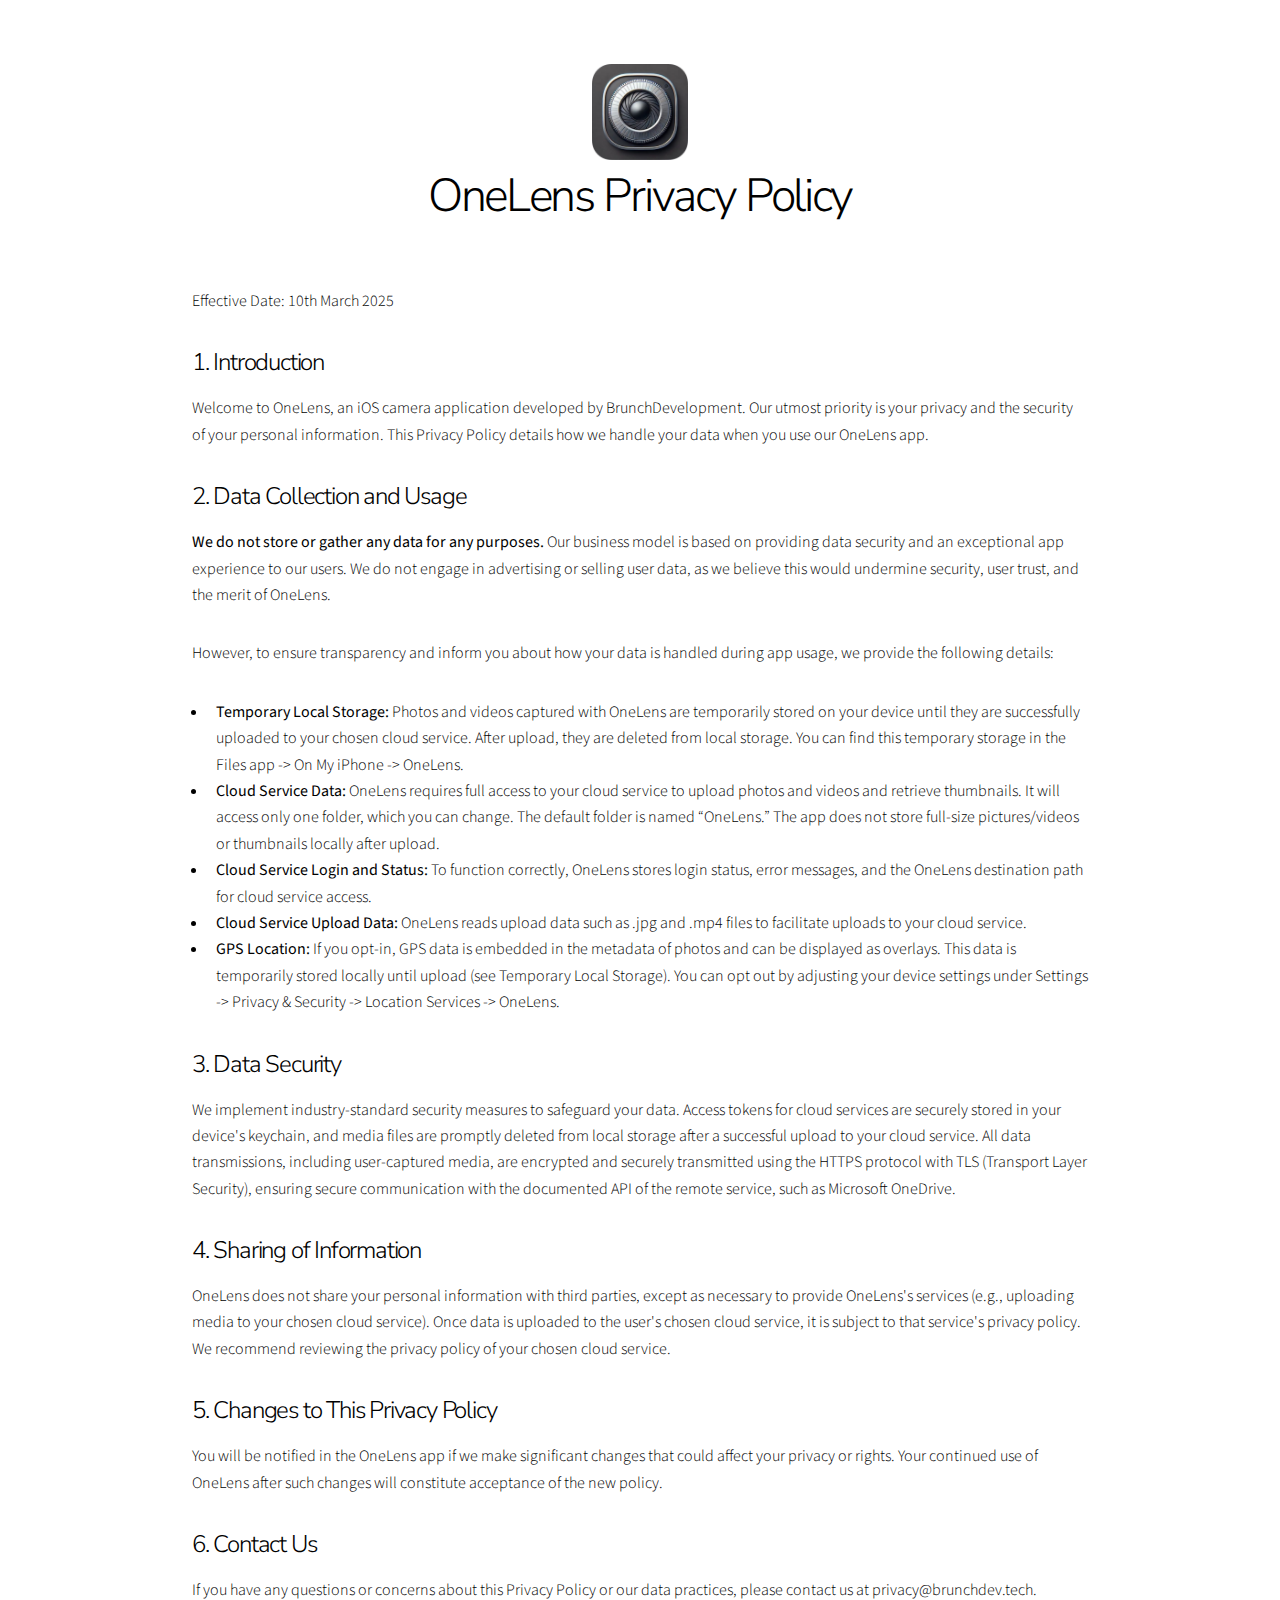
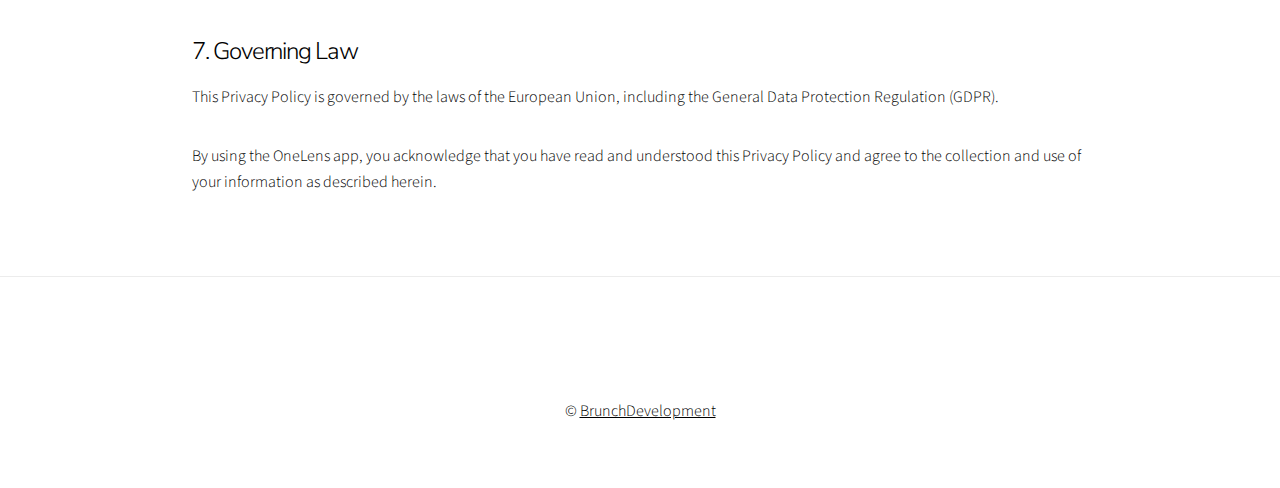
<file: privacy-policy.html>
<!DOCTYPE html>
<html lang="en">
<head>
    <title>OneLens Privacy Policy</title>
    <meta charset="utf-8">
    <meta name="viewport" content="width=device-width, initial-scale=1, user-scalable=no">
    <link rel="icon" href="/assets/favicon.ico" type="image/x-icon">
    <link rel="stylesheet" href="/assets/css/main.css">
    <noscript>
        <link rel="stylesheet" href="/assets/css/noscript.css"/>
    </noscript>
    <link href="https://fonts.googleapis.com/css?family=Nunito+Sans" rel="stylesheet">
    <style>
        h1, h2, h3 {
            font-family: 'Nunito Sans', sans-serif;
        }
        h1 {
            font-size: 2.9rem;
        }
    </style>
</head>
<body>

<!-- Wrapper -->
<div id="wrapper" class="divided">
    <section class="wrapper style1 align-center">
        <div class="inner">
            <img src="assets/images/OneLensLogo.png" style="width: 6em;">
            <h1><a href="/">OneLens</a> Privacy Policy</h1>
            <div class="index align-left">
                <!-- Privacy Policy Content -->
                <section>
                    <div class="content">
                        <p>Effective Date: 10th March 2025</p>
                        <h3>1. Introduction</h3>
                        <p>
                            Welcome to OneLens, an iOS camera application developed by BrunchDevelopment. Our utmost priority is your privacy and the security of your personal information. This Privacy Policy details how we handle your data when you use our OneLens app.
                        </p>
                        
                        <h3>2. Data Collection and Usage</h3>
                        <p>
                            <strong>We do not store or gather any data for any purposes.</strong> Our business model is based on providing data security and an exceptional app experience to our users. We do not engage in advertising or selling user data, as we believe this would undermine security, user trust, and the merit of OneLens.
                        </p>
                        <p>
                            However, to ensure transparency and inform you about how your data is handled during app usage, we provide the following details:
                        </p>
                        <ul>
                            <li><strong>Temporary Local Storage:</strong> Photos and videos captured with OneLens are temporarily stored on your device until they are successfully uploaded to your chosen cloud service. After upload, they are deleted from local storage. You can find this temporary storage in the Files app -> On My iPhone -> OneLens.</li>
                            <li><strong>Cloud Service Data:</strong> OneLens requires full access to your cloud service to upload photos and videos and retrieve thumbnails. It will access only one folder, which you can change. The default folder is named “OneLens.” The app does not store full-size pictures/videos or thumbnails locally after upload.</li>
                            <li><strong>Cloud Service Login and Status:</strong> To function correctly, OneLens stores login status, error messages, and the OneLens destination path for cloud service access.</li>
                            <li><strong>Cloud Service Upload Data:</strong> OneLens reads upload data such as .jpg and .mp4 files to facilitate uploads to your cloud service.</li>
                            <li><strong>GPS Location:</strong> If you opt-in, GPS data is embedded in the metadata of photos and can be displayed as overlays. This data is temporarily stored locally until upload (see Temporary Local Storage). You can opt out by adjusting your device settings under Settings -> Privacy & Security -> Location Services -> OneLens.</li>
                        </ul>
                        
                        <h3>3. Data Security</h3>
                        <p>
                            We implement industry-standard security measures to safeguard your data. Access tokens for cloud services are securely stored in your device's keychain, and media files are promptly deleted from local storage after a successful upload to your cloud service. All data transmissions, including user-captured media, are encrypted and securely transmitted using the HTTPS protocol with TLS (Transport Layer Security), ensuring secure communication with the documented API of the remote service, such as Microsoft OneDrive.
                        </p>                        
                        <h3>4. Sharing of Information</h3>
                        <p>
                            OneLens does not share your personal information with third parties, except as necessary to provide OneLens's services (e.g., uploading media to your chosen cloud service). Once data is uploaded to the user's chosen cloud service, it is subject to that service's privacy policy. We recommend reviewing the privacy policy of your chosen cloud service.
                        </p>
                        <h3>5. Changes to This Privacy Policy</h3>
                        <p>
                            You will be notified in the OneLens app if we make significant changes that could affect your privacy or rights. Your continued use of OneLens after such changes will constitute acceptance of the new policy.
                        </p>
                        <h3>6. Contact Us</h3>
                        <p>
                            If you have any questions or concerns about this Privacy Policy or our data practices, please contact us at privacy@brunchdev.tech.
                        </p>
                        <h3>7. Governing Law</h3>
                        <p>
                            This Privacy Policy is governed by the laws of the European Union, including the General Data Protection Regulation (GDPR).
                        </p>
                        <p>
                            By using the OneLens app, you acknowledge that you have read and understood this Privacy Policy and agree to the collection and use of your information as described herein.
                        </p>
                    </div>
                </section>
            </div>
        </div>
    </section>

    <!-- Footer -->
    <footer class="wrapper style1 align-center">
        <div class="inner">
            <ul class="icons">
                <li><a href="mailto:privacy@brunchdev.tech" class="icon style2 fa-envelope"><span class="label">Email</span></a></li>
            </ul>
            <p>© <a href="https://brunchdev.tech">BrunchDevelopment</a></p>
        </div>
    </footer>
</div>

</body>
</html>
</file>
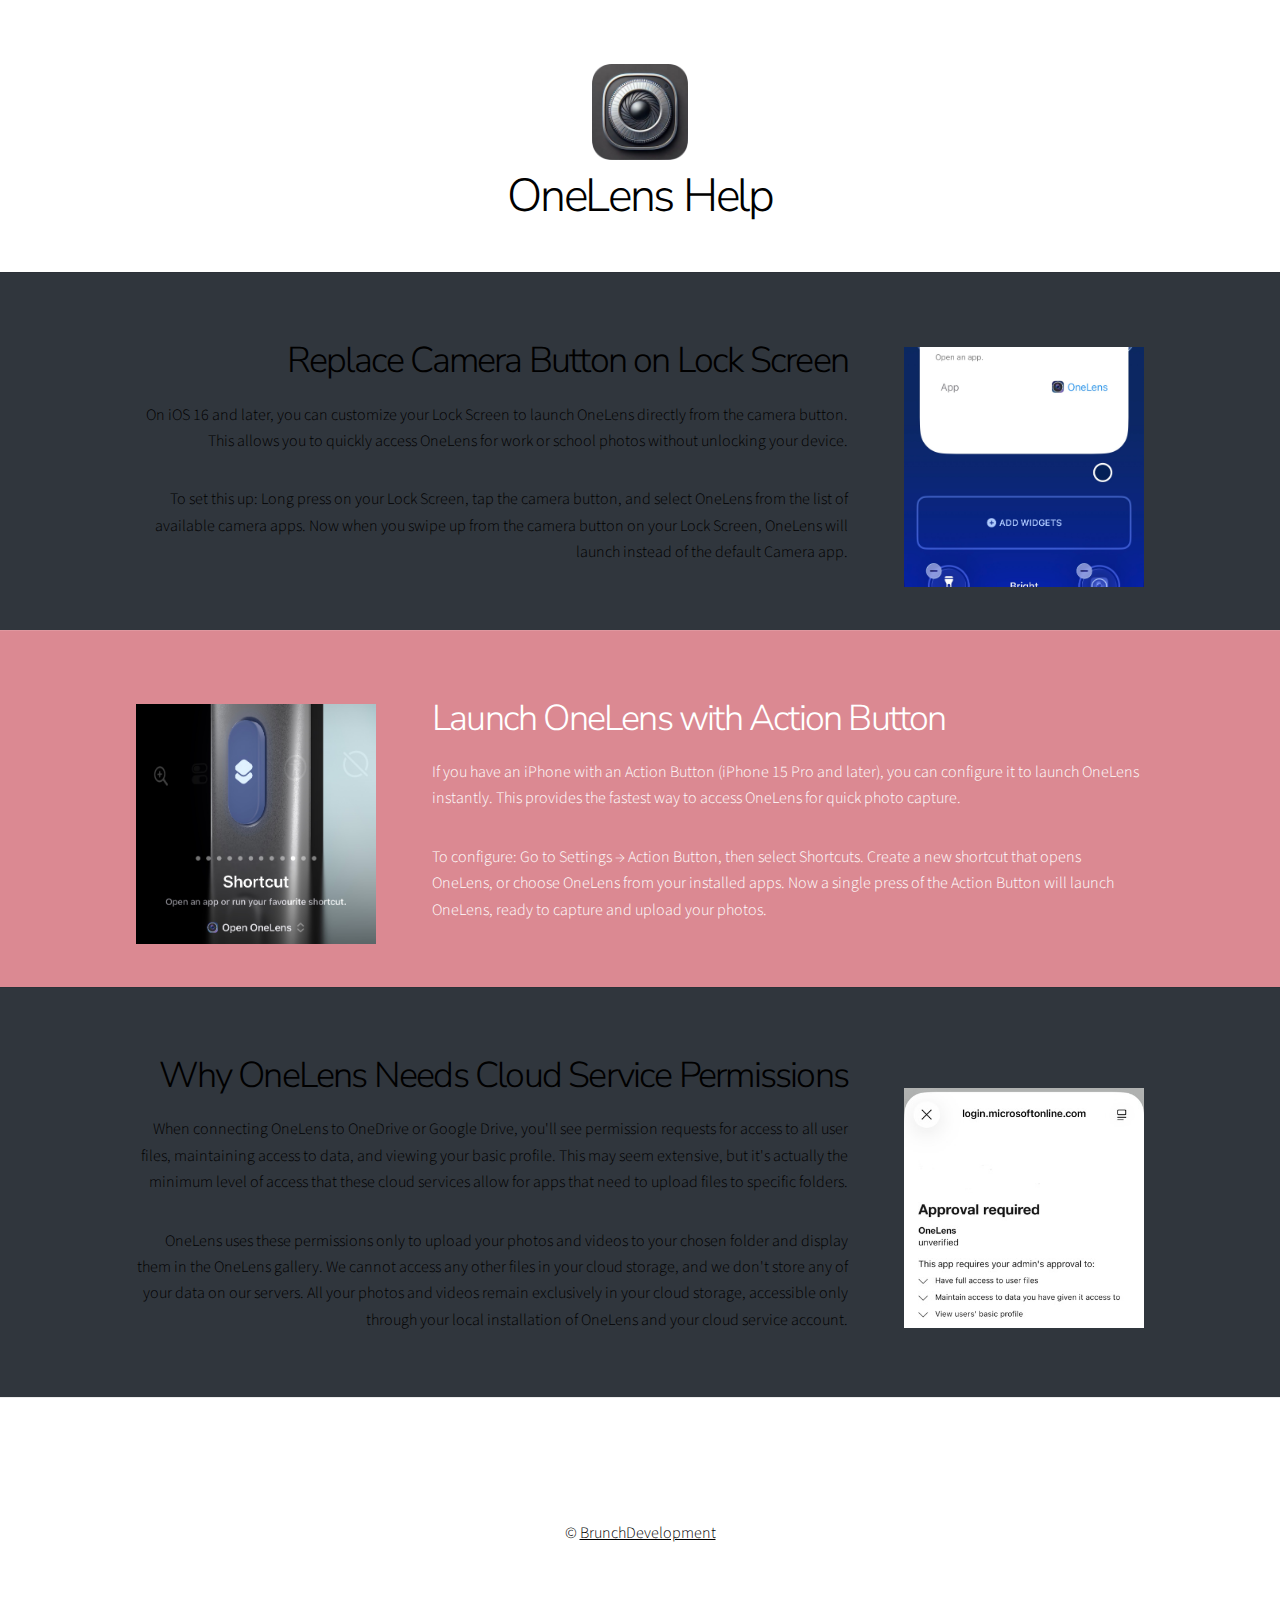
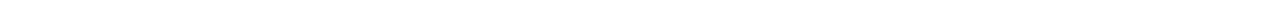
<file: support.html>
<!DOCTYPE html>
<html lang="en">
<head>
    <title>OneLens Help</title>
    <meta charset="utf-8">
    <meta name="viewport" content="width=device-width, initial-scale=1, user-scalable=no">
    <link rel="icon" href="assets/favicon.ico" type="image/x-icon">
    <link rel="stylesheet" href="assets/css/main.css">
    <link rel="stylesheet" href="assets/css/custom.css">
    <link rel="stylesheet" href="assets/css/custom-spotlight.css">
    <noscript>
        <link rel="stylesheet" href="assets/css/noscript.css"/>
    </noscript>
    <link href="https://fonts.googleapis.com/css?family=Nunito+Sans" rel="stylesheet">
    <style>
        h1, h2, h3 {
            font-family: 'Nunito Sans', sans-serif;
        }
        h1 {
            font-size: 2.9rem;
        }
    </style>
</head>
<body>

<!-- Wrapper -->
<div id="wrapper" class="divided">
    <section class="wrapper style1 align-center">
        <div class="inner">
            <a href="index.html"><img src="assets/images/OneLensLogo.png" alt="OneLens Logo" style="width: 6em; border-radius: 18%;"></a>
            <h1><a href="index.html">OneLens</a> Help</h1>
        </div>
    </section>

    <section class="spotlight custom-style-small color1 orient-left content-align-right">
        <div class="content">
            <h2>Replace Camera Button on Lock Screen</h2>
            <p>On iOS 16 and later, you can customize your Lock Screen to launch OneLens directly from the camera button. This allows you to quickly access OneLens for work or school photos without unlocking your device.</p>
            <p>To set this up: Long press on your Lock Screen, tap the camera button, and select OneLens from the list of available camera apps. Now when you swipe up from the camera button on your Lock Screen, OneLens will launch instead of the default Camera app.</p>
        </div>
        <div class="image">
            <img src="assets/images/lockscreen_camera_button_setup.jpg" alt="Setting up OneLens as Lock Screen camera button">
        </div>
    </section>

    <section class="spotlight custom-style-small color2 invert orient-right content-align-left">
        <div class="content">
            <h2>Launch OneLens with Action Button</h2>
            <p>If you have an iPhone with an Action Button (iPhone 15 Pro and later), you can configure it to launch OneLens instantly. This provides the fastest way to access OneLens for quick photo capture.</p>
            <p>To configure: Go to Settings → Action Button, then select Shortcuts. Create a new shortcut that opens OneLens, or choose OneLens from your installed apps. Now a single press of the Action Button will launch OneLens, ready to capture and upload your photos.</p>
        </div>
        <div class="image">
            <img src="assets/images/action_button_setup.jpg" alt="Configuring Action Button to launch OneLens">
        </div>
    </section>

    <section class="spotlight custom-style-small color1 orient-left content-align-right">
        <div class="content">
            <h2>Why OneLens Needs Cloud Service Permissions</h2>
            <p>When connecting OneLens to OneDrive or Google Drive, you'll see permission requests for access to all user files, maintaining access to data, and viewing your basic profile. This may seem extensive, but it's actually the minimum level of access that these cloud services allow for apps that need to upload files to specific folders.</p>
            <p>OneLens uses these permissions only to upload your photos and videos to your chosen folder and display them in the OneLens gallery. We cannot access any other files in your cloud storage, and we don't store any of your data on our servers. All your photos and videos remain exclusively in your cloud storage, accessible only through your local installation of OneLens and your cloud service account.</p>
        </div>
        <div class="image">
            <img src="assets/images/cloud_permissions.jpg" alt="Understanding cloud service permissions for OneLens">
        </div>
    </section>

    <!-- Footer -->
    <footer class="wrapper style1 align-center">
        <div class="inner">
            <ul class="icons">
                <li><a href="mailto:support@brunchdev.tech" class="icon style2 fa-envelope"><span class="label">Email</span></a></li>
            </ul>
            <p>© <a href="https://brunchdev.tech">BrunchDevelopment</a></p>
        </div>
    </footer>
</div>

</body>
</html>
</file>
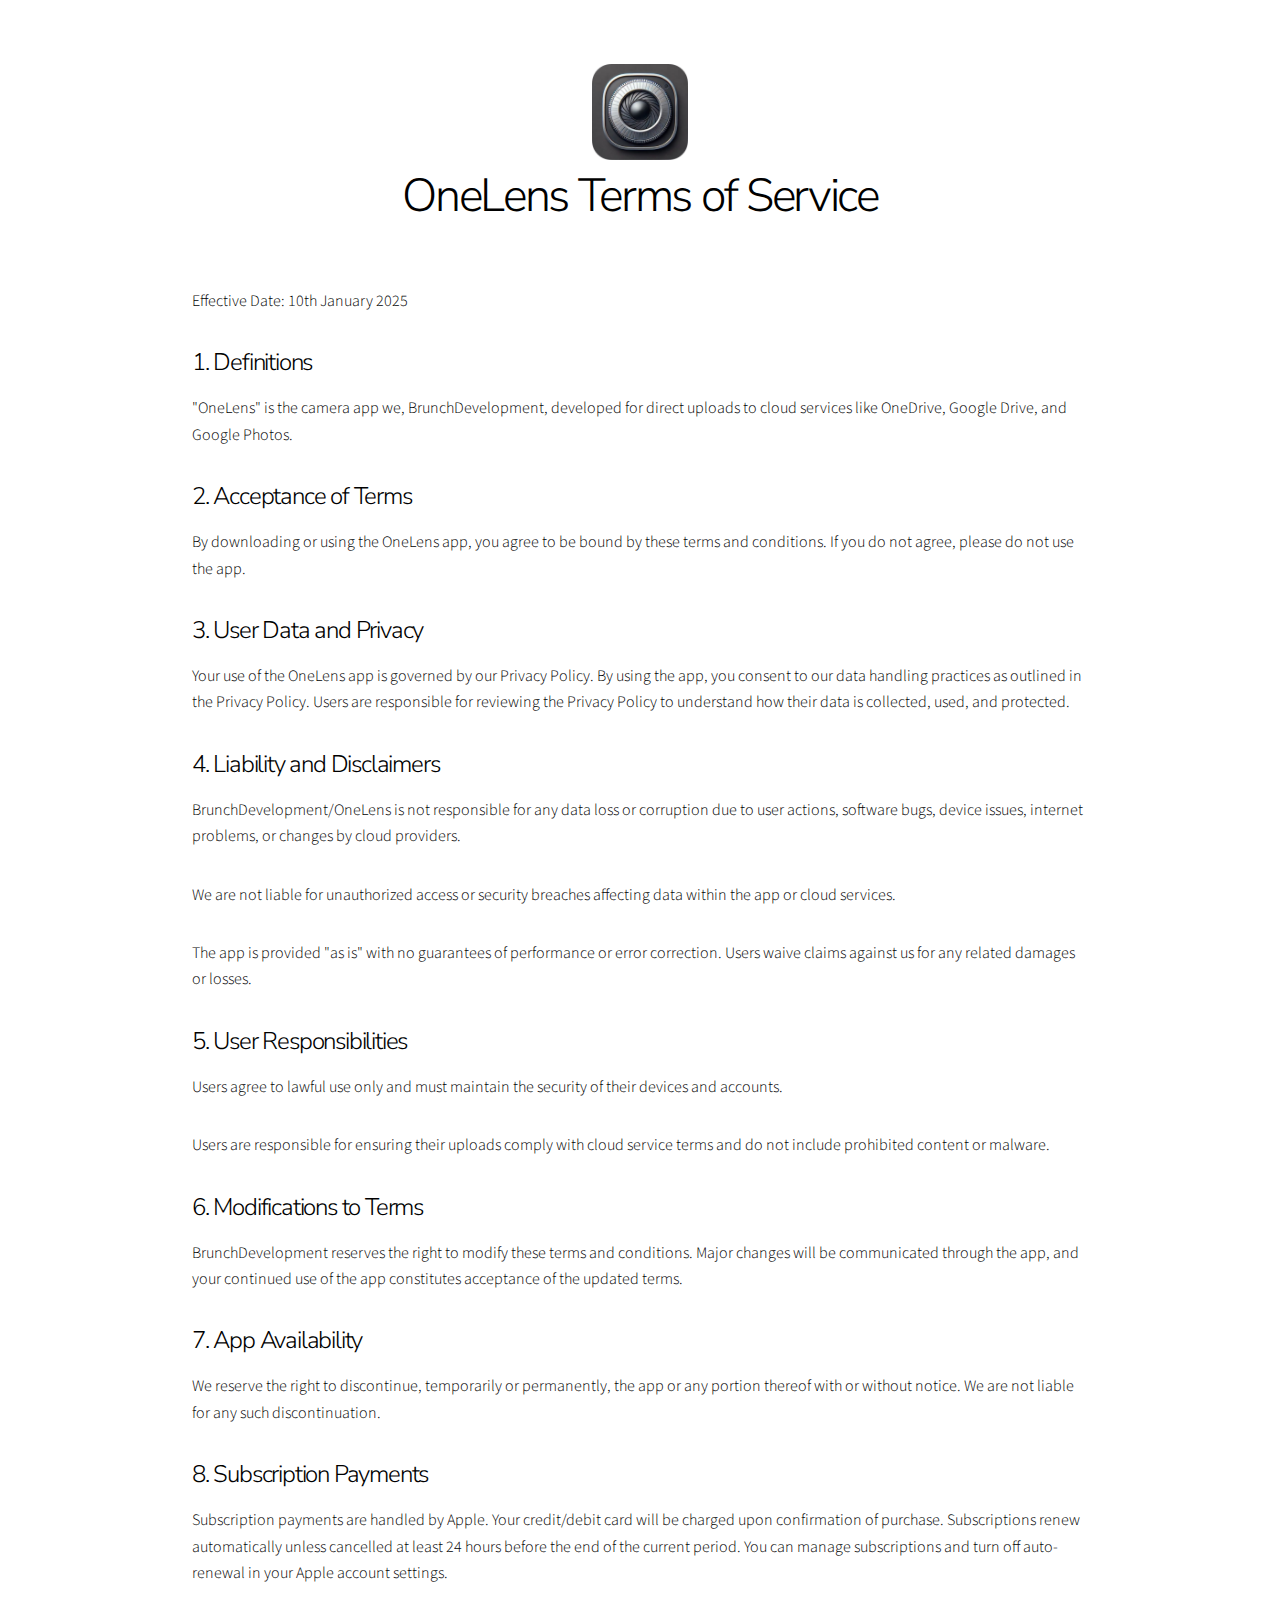
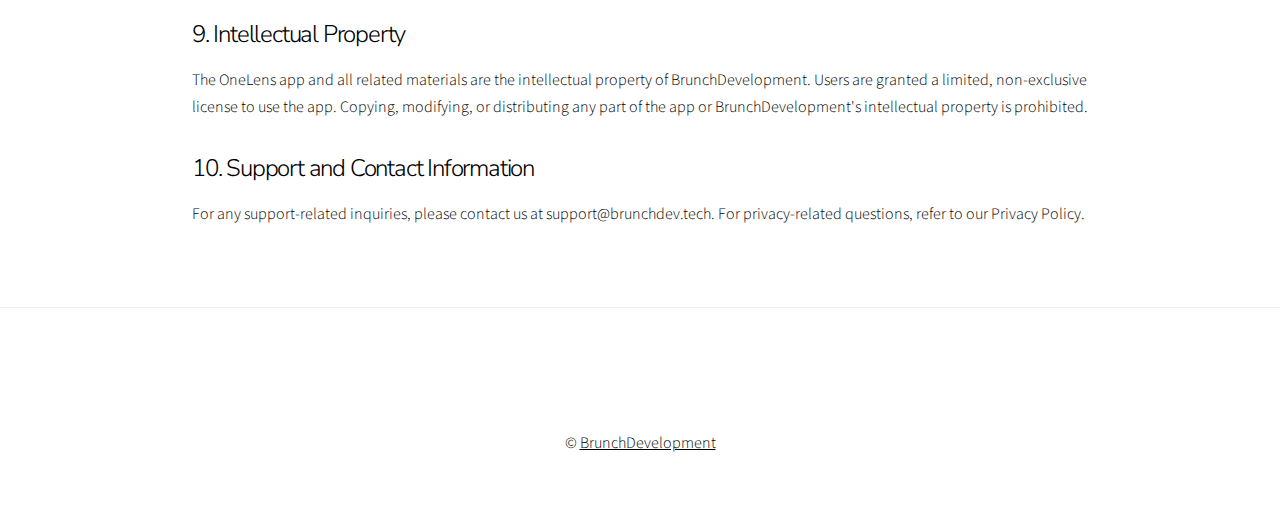
<file: terms-of-service.html>
<!DOCTYPE html>
<html lang="en">
<head>
    <title>OneLens Terms of Service</title>
    <meta charset="utf-8">
    <meta name="viewport" content="width=device-width, initial-scale=1, user-scalable=no">
    <link rel="icon" href="/assets/favicon.ico" type="image/x-icon">
    <link rel="stylesheet" href="/assets/css/main.css">
    <noscript>
        <link rel="stylesheet" href="/assets/css/noscript.css"/>
    </noscript>
    <link href="https://fonts.googleapis.com/css?family=Nunito+Sans" rel="stylesheet">
    <style>
        h1, h2, h3 {
            font-family: 'Nunito Sans', sans-serif;
        }
        h1 {
            font-size: 2.9rem;
        }
    </style>
</head>
<body>

<!-- Wrapper -->
<div id="wrapper" class="divided">
    <section class="wrapper style1 align-center">
        <div class="inner">
            <img src="assets/images/OneLensLogo.png" style="width: 6em;">
            <h1><a href="/">OneLens</a> Terms of Service</h1>
            <div class="index align-left">
                <!-- Terms of Service Content -->
                <section>
                    <div class="content">
                        <p>Effective Date: 10th January 2025</p>
                        <h3>1. Definitions</h3>
                        <p>
                            "OneLens" is the camera app we, BrunchDevelopment, developed for direct uploads to cloud services like OneDrive, Google Drive, and Google Photos.
                        </p>
                        <h3>2. Acceptance of Terms</h3>
                        <p>
                            By downloading or using the OneLens app, you agree to be bound by these terms and conditions. If you do not agree, please do not use the app.
                        </p>
                        <h3>3. User Data and Privacy</h3>
                        <p>
                            Your use of the OneLens app is governed by our Privacy Policy. By using the app, you consent to our data handling practices as outlined in the Privacy Policy. Users are responsible for reviewing the Privacy Policy to understand how their data is collected, used, and protected.
                        </p>
                        <h3>4. Liability and Disclaimers</h3>
                        <p>
                            BrunchDevelopment/OneLens is not responsible for any data loss or corruption due to user actions, software bugs, device issues, internet problems, or changes by cloud providers.
                        </p>
                        <p>
                            We are not liable for unauthorized access or security breaches affecting data within the app or cloud services.
                        </p>
                        <p>
                            The app is provided "as is" with no guarantees of performance or error correction. Users waive claims against us for any related damages or losses.
                        </p>
                        <h3>5. User Responsibilities</h3>
                        <p>
                            Users agree to lawful use only and must maintain the security of their devices and accounts.
                        </p>
                        <p>
                            Users are responsible for ensuring their uploads comply with cloud service terms and do not include prohibited content or malware.
                        </p>
                        <h3>6. Modifications to Terms</h3>
                        <p>
                            BrunchDevelopment reserves the right to modify these terms and conditions. Major changes will be communicated through the app, and your continued use of the app constitutes acceptance of the updated terms.
                        </p>
                        <h3>7. App Availability</h3>
                        <p>
                            We reserve the right to discontinue, temporarily or permanently, the app or any portion thereof with or without notice. We are not liable for any such discontinuation.
                        </p>
                        <h3>8. Subscription Payments</h3>
                        <p>
                            Subscription payments are handled by Apple. Your credit/debit card will be charged upon confirmation of purchase. Subscriptions renew automatically unless cancelled at least 24 hours before the end of the current period. You can manage subscriptions and turn off auto-renewal in your Apple account settings.
                        </p>
                        <h3>9. Intellectual Property</h3>
                        <p>
                            The OneLens app and all related materials are the intellectual property of BrunchDevelopment. Users are granted a limited, non-exclusive license to use the app. Copying, modifying, or distributing any part of the app or BrunchDevelopment's intellectual property is prohibited.
                        </p>
                        <h3>10. Support and Contact Information</h3>
                        <p>
                            For any support-related inquiries, please contact us at support@brunchdev.tech. For privacy-related questions, refer to our Privacy Policy.
                        </p>
                    </div>
                </section>
            </div>
        </div>
    </section>

    <!-- Footer -->
    <footer class="wrapper style1 align-center">
        <div class="inner">
            <ul class="icons">
                <li><a href="mailto:support@brunchdev.tech" class="icon style2 fa-envelope"><span class="label">Email</span></a></li>
            </ul>
            <p>© <a href="https://brunchdev.tech">BrunchDevelopment</a></p>
        </div>
    </footer>
</div>

</body>
</html>
</file>
<file: assets/css/main.css>
@import url("https://fonts.googleapis.com/css?family=Source+Sans+Pro:300,300i,400,400i");

html, body, div, span, applet, object,
iframe, h1, h2, h3, h4, h5, h6, p, blockquote,
pre, a, abbr, acronym, address, big, cite,
code, del, dfn, em, img, ins, kbd, q, s, samp,
small, strike, strong, sub, sup, tt, var, b,
u, i, center, dl, dt, dd, ol, ul, li, fieldset,
form, label, legend, table, caption, tbody,
tfoot, thead, tr, th, td, article, aside,
canvas, details, embed, figure, figcaption,
footer, header, hgroup, menu, nav, output, ruby,
section, summary, time, mark, audio, video {
	margin: 0;
	padding: 0;
	border: 0;
	font-size: 100%;
	font: inherit;
	vertical-align: baseline;}

article, aside, details, figcaption, figure,
footer, header, hgroup, menu, nav, section {
	display: block;}

body {
	line-height: 1;
}

ol, ul {
	list-style: none;
}

blockquote, q {
	quotes: none;
}

	blockquote:before, blockquote:after, q:before, q:after {
		content: '';
		content: none;
	}

table {
	border-collapse: collapse;
	border-spacing: 0;
}

body {
	-webkit-text-size-adjust: none;
}

mark {
	background-color: transparent;
	color: inherit;
}

input::-moz-focus-inner {
	border: 0;
	padding: 0;
}

input, select, textarea {
	-moz-appearance: none;
	-webkit-appearance: none;
	-ms-appearance: none;
	appearance: none;
}

/* Basic */

	@-ms-viewport {
		width: device-width;
	}

	body {
		-ms-overflow-style: scrollbar;
	}

	@media screen and (max-width: 480px) {

		html, body {
			min-width: 320px;
		}

	}

	html {
		box-sizing: border-box;
	}

	*, *:before, *:after {
		box-sizing: inherit;
	}

	body {
		background: #ffffff;
	}

		body.is-preload *, body.is-preload *:before, body.is-preload *:after {
			-moz-animation: none !important;
			-webkit-animation: none !important;
			-ms-animation: none !important;
			animation: none !important;
			-moz-transition: none !important;
			-webkit-transition: none !important;
			-ms-transition: none !important;
			transition: none !important;
		}

/* Type */

	html {
		font-size: 14pt;
	}

		@media screen and (max-width: 1680px) {

			html {
				font-size: 14pt;
			}

		}

		@media screen and (max-width: 1280px) {

			html {
				font-size: 12pt;
			}

		}

		@media screen and (max-width: 736px) {

			html {
				font-size: 11pt;
			}

		}

		@media screen and (max-width: 360px) {

			html {
				font-size: 10pt;
			}

		}

	body {
		background-color: #ffffff;
		color: #000000;
	}

	body, input, select, textarea {
		font-family: "Source Sans Pro", Helvetica, sans-serif;
		font-size: 1rem;
		font-weight: 300;
		line-height: 1.65;
	}

	a {
		-moz-transition: color 0.2s ease-in-out;
		-webkit-transition: color 0.2s ease-in-out;
		-ms-transition: color 0.2s ease-in-out;
		transition: color 0.2s ease-in-out;
		text-decoration: underline;
	}

		a:hover {
			text-decoration: none;
		}

	strong, b {
		font-weight: 400;
	}

	em, i {
		font-style: italic;
	}

	p {
		margin: 0 0 2rem 0;
	}

		p.major {
			font-size: 1.25rem;
		}

	h1, h2, h3, h4, h5, h6 {
		font-weight: 300;
		line-height: 1.375;
		letter-spacing: -0.05em;
		margin: 0 0 1rem 0;
	}

		h1 a, h2 a, h3 a, h4 a, h5 a, h6 a {
			color: inherit;
			text-decoration: none;
		}

	h1 {
		font-size: 3.5rem;
		line-height: 1.2;
	}

	h2 {
		font-size: 2.25rem;
	}

	h3 {
		font-size: 1.5rem;
	}

	h4 {
		font-size: 1.1rem;
	}

	h5 {
		font-size: 0.9rem;
	}

	h6 {
		font-size: 0.7rem;
	}

	sub {
		font-size: 0.8rem;
		position: relative;
		top: 0.5rem;
	}

	sup {
		font-size: 0.8rem;
		position: relative;
		top: -0.5rem;
	}

	blockquote {
		border-left: solid 4px;
		font-style: italic;
		margin: 0 0 2rem 0;
		padding: 0.5rem 0 0.5rem 2rem;
	}

	code {
		border-radius: 4px;
		font-family: "Courier New", monospace;
		font-size: 0.9em;
		margin: 0 0.25rem;
		padding: 0.25rem 0.325rem;
	}

	pre {
		-webkit-overflow-scrolling: touch;
		font-family: "Courier New", monospace;
		font-size: 0.9em;
		margin: 0 0 2rem 0;
	}

		pre code {
			display: block;
			line-height: 1.5;
			padding: 0.75rem 1rem;
			overflow-x: auto;
		}

	hr {
		border: 0;
		border-bottom: solid 1px;
		margin: 2.5rem 0;
	}

		hr.major {
			margin: 3.5rem 0;
		}

	.align-left {
		text-align: left;
	}

	.align-center {
		text-align: center;
	}

	.align-right {
		text-align: right;
	}

	@media screen and (max-width: 736px) {

		p.major {
			font-size: 1.1rem;
		}

		h1 {
			font-size: 2.5rem;
		}

		h2 {
			font-size: 2rem;
		}

		h3 {
			font-size: 1.25rem;
		}

		h4 {
			font-size: 1rem;
		}

	}

	input, select, textarea {
		color: #000000;
	}

	a {
		color: #000000;
	}

		a:hover {
			color: #47D3E5;
		}

	strong, b {
		color: #000000;
	}

	h1, h2, h3, h4, h5, h6 {
		color: #000000;
	}

	blockquote {
		border-left-color: rgba(0, 0, 0, 0.2);
	}

	code {
		background: rgba(0, 0, 0, 0.05);
		border-color: rgba(0, 0, 0, 0.2);
	}

	hr {
		border-bottom-color: rgba(0, 0, 0, 0.2);
	}

/* Row */

	.row {
		display: flex;
		flex-wrap: wrap;
		box-sizing: border-box;
		align-items: stretch;
	}

		.row > * {
			box-sizing: border-box;
		}

		.row.gtr-uniform > * > :last-child {
			margin-bottom: 0;
		}

		.row.aln-left {
			justify-content: flex-start;
		}

		.row.aln-center {
			justify-content: center;
		}

		.row.aln-right {
			justify-content: flex-end;
		}

		.row.aln-top {
			align-items: flex-start;
		}

		.row.aln-middle {
			align-items: center;
		}

		.row.aln-bottom {
			align-items: flex-end;
		}

		.row > .imp {
			order: -1;
		}

		.row > .col-1 {
			width: 8.3333333333%;
		}

		.row > .off-1 {
			margin-left: 8.3333333333%;
		}

		.row > .col-2 {
			width: 16.6666666667%;
		}

		.row > .off-2 {
			margin-left: 16.6666666667%;
		}

		.row > .col-3 {
			width: 25%;
		}

		.row > .off-3 {
			margin-left: 25%;
		}

		.row > .col-4 {
			width: 33.3333333333%;
		}

		.row > .off-4 {
			margin-left: 33.3333333333%;
		}

		.row > .col-5 {
			width: 41.6666666667%;
		}

		.row > .off-5 {
			margin-left: 41.6666666667%;
		}

		.row > .col-6 {
			width: 50%;
		}

		.row > .off-6 {
			margin-left: 50%;
		}

		.row > .col-7 {
			width: 58.3333333333%;
		}

		.row > .off-7 {
			margin-left: 58.3333333333%;
		}

		.row > .col-8 {
			width: 66.6666666667%;
		}

		.row > .off-8 {
			margin-left: 66.6666666667%;
		}

		.row > .col-9 {
			width: 75%;
		}

		.row > .off-9 {
			margin-left: 75%;
		}

		.row > .col-10 {
			width: 83.3333333333%;
		}

		.row > .off-10 {
			margin-left: 83.3333333333%;
		}

		.row > .col-11 {
			width: 91.6666666667%;
		}

		.row > .off-11 {
			margin-left: 91.6666666667%;
		}

		.row > .col-12 {
			width: 100%;
		}

		.row > .off-12 {
			margin-left: 100%;
		}

		.row.gtr-0 {
			margin-top: 0;
			margin-left: 0rem;
		}

			.row.gtr-0 > * {
				padding: 0 0 0 0rem;
			}

			.row.gtr-0.gtr-uniform {
				margin-top: 0rem;
			}

				.row.gtr-0.gtr-uniform > * {
					padding-top: 0rem;
				}

		.row.gtr-25 {
			margin-top: 0;
			margin-left: -0.5rem;
		}

			.row.gtr-25 > * {
				padding: 0 0 0 0.5rem;
			}

			.row.gtr-25.gtr-uniform {
				margin-top: -0.5rem;
			}

				.row.gtr-25.gtr-uniform > * {
					padding-top: 0.5rem;
				}

		.row.gtr-50 {
			margin-top: 0;
			margin-left: -1rem;
		}

			.row.gtr-50 > * {
				padding: 0 0 0 1rem;
			}

			.row.gtr-50.gtr-uniform {
				margin-top: -1rem;
			}

				.row.gtr-50.gtr-uniform > * {
					padding-top: 1rem;
				}

		.row {
			margin-top: 0;
			margin-left: -2rem;
		}

			.row > * {
				padding: 0 0 0 2rem;
			}

			.row.gtr-uniform {
				margin-top: -2rem;
			}

				.row.gtr-uniform > * {
					padding-top: 2rem;
				}

		.row.gtr-150 {
			margin-top: 0;
			margin-left: -3rem;
		}

			.row.gtr-150 > * {
				padding: 0 0 0 3rem;
			}

			.row.gtr-150.gtr-uniform {
				margin-top: -3rem;
			}

				.row.gtr-150.gtr-uniform > * {
					padding-top: 3rem;
				}

		.row.gtr-200 {
			margin-top: 0;
			margin-left: -4rem;
		}

			.row.gtr-200 > * {
				padding: 0 0 0 4rem;
			}

			.row.gtr-200.gtr-uniform {
				margin-top: -4rem;
			}

				.row.gtr-200.gtr-uniform > * {
					padding-top: 4rem;
				}

		@media screen and (max-width: 1680px) {

			.row {
				display: flex;
				flex-wrap: wrap;
				box-sizing: border-box;
				align-items: stretch;
			}

				.row > * {
					box-sizing: border-box;
				}

				.row.gtr-uniform > * > :last-child {
					margin-bottom: 0;
				}

				.row.aln-left {
					justify-content: flex-start;
				}

				.row.aln-center {
					justify-content: center;
				}

				.row.aln-right {
					justify-content: flex-end;
				}

				.row.aln-top {
					align-items: flex-start;
				}

				.row.aln-middle {
					align-items: center;
				}

				.row.aln-bottom {
					align-items: flex-end;
				}

				.row > .imp-xlarge {
					order: -1;
				}

				.row > .col-1-xlarge {
					width: 8.3333333333%;
				}

				.row > .off-1-xlarge {
					margin-left: 8.3333333333%;
				}

				.row > .col-2-xlarge {
					width: 16.6666666667%;
				}

				.row > .off-2-xlarge {
					margin-left: 16.6666666667%;
				}

				.row > .col-3-xlarge {
					width: 25%;
				}

				.row > .off-3-xlarge {
					margin-left: 25%;
				}

				.row > .col-4-xlarge {
					width: 33.3333333333%;
				}

				.row > .off-4-xlarge {
					margin-left: 33.3333333333%;
				}

				.row > .col-5-xlarge {
					width: 41.6666666667%;
				}

				.row > .off-5-xlarge {
					margin-left: 41.6666666667%;
				}

				.row > .col-6-xlarge {
					width: 50%;
				}

				.row > .off-6-xlarge {
					margin-left: 50%;
				}

				.row > .col-7-xlarge {
					width: 58.3333333333%;
				}

				.row > .off-7-xlarge {
					margin-left: 58.3333333333%;
				}

				.row > .col-8-xlarge {
					width: 66.6666666667%;
				}

				.row > .off-8-xlarge {
					margin-left: 66.6666666667%;
				}

				.row > .col-9-xlarge {
					width: 75%;
				}

				.row > .off-9-xlarge {
					margin-left: 75%;
				}

				.row > .col-10-xlarge {
					width: 83.3333333333%;
				}

				.row > .off-10-xlarge {
					margin-left: 83.3333333333%;
				}

				.row > .col-11-xlarge {
					width: 91.6666666667%;
				}

				.row > .off-11-xlarge {
					margin-left: 91.6666666667%;
				}

				.row > .col-12-xlarge {
					width: 100%;
				}

				.row > .off-12-xlarge {
					margin-left: 100%;
				}

				.row.gtr-0 {
					margin-top: 0;
					margin-left: 0rem;
				}

					.row.gtr-0 > * {
						padding: 0 0 0 0rem;
					}

					.row.gtr-0.gtr-uniform {
						margin-top: 0rem;
					}

						.row.gtr-0.gtr-uniform > * {
							padding-top: 0rem;
						}

				.row.gtr-25 {
					margin-top: 0;
					margin-left: -0.5rem;
				}

					.row.gtr-25 > * {
						padding: 0 0 0 0.5rem;
					}

					.row.gtr-25.gtr-uniform {
						margin-top: -0.5rem;
					}

						.row.gtr-25.gtr-uniform > * {
							padding-top: 0.5rem;
						}

				.row.gtr-50 {
					margin-top: 0;
					margin-left: -1rem;
				}

					.row.gtr-50 > * {
						padding: 0 0 0 1rem;
					}

					.row.gtr-50.gtr-uniform {
						margin-top: -1rem;
					}

						.row.gtr-50.gtr-uniform > * {
							padding-top: 1rem;
						}

				.row {
					margin-top: 0;
					margin-left: -2rem;
				}

					.row > * {
						padding: 0 0 0 2rem;
					}

					.row.gtr-uniform {
						margin-top: -2rem;
					}

						.row.gtr-uniform > * {
							padding-top: 2rem;
						}

				.row.gtr-150 {
					margin-top: 0;
					margin-left: -3rem;
				}

					.row.gtr-150 > * {
						padding: 0 0 0 3rem;
					}

					.row.gtr-150.gtr-uniform {
						margin-top: -3rem;
					}

						.row.gtr-150.gtr-uniform > * {
							padding-top: 3rem;
						}

				.row.gtr-200 {
					margin-top: 0;
					margin-left: -4rem;
				}

					.row.gtr-200 > * {
						padding: 0 0 0 4rem;
					}

					.row.gtr-200.gtr-uniform {
						margin-top: -4rem;
					}

						.row.gtr-200.gtr-uniform > * {
							padding-top: 4rem;
						}

		}

		@media screen and (max-width: 1280px) {

			.row {
				display: flex;
				flex-wrap: wrap;
				box-sizing: border-box;
				align-items: stretch;
			}

				.row > * {
					box-sizing: border-box;
				}

				.row.gtr-uniform > * > :last-child {
					margin-bottom: 0;
				}

				.row.aln-left {
					justify-content: flex-start;
				}

				.row.aln-center {
					justify-content: center;
				}

				.row.aln-right {
					justify-content: flex-end;
				}

				.row.aln-top {
					align-items: flex-start;
				}

				.row.aln-middle {
					align-items: center;
				}

				.row.aln-bottom {
					align-items: flex-end;
				}

				.row > .imp-large {
					order: -1;
				}

				.row > .col-1-large {
					width: 8.3333333333%;
				}

				.row > .off-1-large {
					margin-left: 8.3333333333%;
				}

				.row > .col-2-large {
					width: 16.6666666667%;
				}

				.row > .off-2-large {
					margin-left: 16.6666666667%;
				}

				.row > .col-3-large {
					width: 25%;
				}

				.row > .off-3-large {
					margin-left: 25%;
				}

				.row > .col-4-large {
					width: 33.3333333333%;
				}

				.row > .off-4-large {
					margin-left: 33.3333333333%;
				}

				.row > .col-5-large {
					width: 41.6666666667%;
				}

				.row > .off-5-large {
					margin-left: 41.6666666667%;
				}

				.row > .col-6-large {
					width: 50%;
				}

				.row > .off-6-large {
					margin-left: 50%;
				}

				.row > .col-7-large {
					width: 58.3333333333%;
				}

				.row > .off-7-large {
					margin-left: 58.3333333333%;
				}

				.row > .col-8-large {
					width: 66.6666666667%;
				}

				.row > .off-8-large {
					margin-left: 66.6666666667%;
				}

				.row > .col-9-large {
					width: 75%;
				}

				.row > .off-9-large {
					margin-left: 75%;
				}

				.row > .col-10-large {
					width: 83.3333333333%;
				}

				.row > .off-10-large {
					margin-left: 83.3333333333%;
				}

				.row > .col-11-large {
					width: 91.6666666667%;
				}

				.row > .off-11-large {
					margin-left: 91.6666666667%;
				}

				.row > .col-12-large {
					width: 100%;
				}

				.row > .off-12-large {
					margin-left: 100%;
				}

				.row.gtr-0 {
					margin-top: 0;
					margin-left: 0rem;
				}

					.row.gtr-0 > * {
						padding: 0 0 0 0rem;
					}

					.row.gtr-0.gtr-uniform {
						margin-top: 0rem;
					}

						.row.gtr-0.gtr-uniform > * {
							padding-top: 0rem;
						}

				.row.gtr-25 {
					margin-top: 0;
					margin-left: -0.5rem;
				}

					.row.gtr-25 > * {
						padding: 0 0 0 0.5rem;
					}

					.row.gtr-25.gtr-uniform {
						margin-top: -0.5rem;
					}

						.row.gtr-25.gtr-uniform > * {
							padding-top: 0.5rem;
						}

				.row.gtr-50 {
					margin-top: 0;
					margin-left: -1rem;
				}

					.row.gtr-50 > * {
						padding: 0 0 0 1rem;
					}

					.row.gtr-50.gtr-uniform {
						margin-top: -1rem;
					}

						.row.gtr-50.gtr-uniform > * {
							padding-top: 1rem;
						}

				.row {
					margin-top: 0;
					margin-left: -2rem;
				}

					.row > * {
						padding: 0 0 0 2rem;
					}

					.row.gtr-uniform {
						margin-top: -2rem;
					}

						.row.gtr-uniform > * {
							padding-top: 2rem;
						}

				.row.gtr-150 {
					margin-top: 0;
					margin-left: -3rem;
				}

					.row.gtr-150 > * {
						padding: 0 0 0 3rem;
					}

					.row.gtr-150.gtr-uniform {
						margin-top: -3rem;
					}

						.row.gtr-150.gtr-uniform > * {
							padding-top: 3rem;
						}

				.row.gtr-200 {
					margin-top: 0;
					margin-left: -4rem;
				}

					.row.gtr-200 > * {
						padding: 0 0 0 4rem;
					}

					.row.gtr-200.gtr-uniform {
						margin-top: -4rem;
					}

						.row.gtr-200.gtr-uniform > * {
							padding-top: 4rem;
						}

		}

		@media screen and (max-width: 980px) {

			.row {
				display: flex;
				flex-wrap: wrap;
				box-sizing: border-box;
				align-items: stretch;
			}

				.row > * {
					box-sizing: border-box;
				}

				.row.gtr-uniform > * > :last-child {
					margin-bottom: 0;
				}

				.row.aln-left {
					justify-content: flex-start;
				}

				.row.aln-center {
					justify-content: center;
				}

				.row.aln-right {
					justify-content: flex-end;
				}

				.row.aln-top {
					align-items: flex-start;
				}

				.row.aln-middle {
					align-items: center;
				}

				.row.aln-bottom {
					align-items: flex-end;
				}

				.row > .imp-medium {
					order: -1;
				}

				.row > .col-1-medium {
					width: 8.3333333333%;
				}

				.row > .off-1-medium {
					margin-left: 8.3333333333%;
				}

				.row > .col-2-medium {
					width: 16.6666666667%;
				}

				.row > .off-2-medium {
					margin-left: 16.6666666667%;
				}

				.row > .col-3-medium {
					width: 25%;
				}

				.row > .off-3-medium {
					margin-left: 25%;
				}

				.row > .col-4-medium {
					width: 33.3333333333%;
				}

				.row > .off-4-medium {
					margin-left: 33.3333333333%;
				}

				.row > .col-5-medium {
					width: 41.6666666667%;
				}

				.row > .off-5-medium {
					margin-left: 41.6666666667%;
				}

				.row > .col-6-medium {
					width: 50%;
				}

				.row > .off-6-medium {
					margin-left: 50%;
				}

				.row > .col-7-medium {
					width: 58.3333333333%;
				}

				.row > .off-7-medium {
					margin-left: 58.3333333333%;
				}

				.row > .col-8-medium {
					width: 66.6666666667%;
				}

				.row > .off-8-medium {
					margin-left: 66.6666666667%;
				}

				.row > .col-9-medium {
					width: 75%;
				}

				.row > .off-9-medium {
					margin-left: 75%;
				}

				.row > .col-10-medium {
					width: 83.3333333333%;
				}

				.row > .off-10-medium {
					margin-left: 83.3333333333%;
				}

				.row > .col-11-medium {
					width: 91.6666666667%;
				}

				.row > .off-11-medium {
					margin-left: 91.6666666667%;
				}

				.row > .col-12-medium {
					width: 100%;
				}

				.row > .off-12-medium {
					margin-left: 100%;
				}

				.row.gtr-0 {
					margin-top: 0;
					margin-left: 0rem;
				}

					.row.gtr-0 > * {
						padding: 0 0 0 0rem;
					}

					.row.gtr-0.gtr-uniform {
						margin-top: 0rem;
					}

						.row.gtr-0.gtr-uniform > * {
							padding-top: 0rem;
						}

				.row.gtr-25 {
					margin-top: 0;
					margin-left: -0.5rem;
				}

					.row.gtr-25 > * {
						padding: 0 0 0 0.5rem;
					}

					.row.gtr-25.gtr-uniform {
						margin-top: -0.5rem;
					}

						.row.gtr-25.gtr-uniform > * {
							padding-top: 0.5rem;
						}

				.row.gtr-50 {
					margin-top: 0;
					margin-left: -1rem;
				}

					.row.gtr-50 > * {
						padding: 0 0 0 1rem;
					}

					.row.gtr-50.gtr-uniform {
						margin-top: -1rem;
					}

						.row.gtr-50.gtr-uniform > * {
							padding-top: 1rem;
						}

				.row {
					margin-top: 0;
					margin-left: -2rem;
				}

					.row > * {
						padding: 0 0 0 2rem;
					}

					.row.gtr-uniform {
						margin-top: -2rem;
					}

						.row.gtr-uniform > * {
							padding-top: 2rem;
						}

				.row.gtr-150 {
					margin-top: 0;
					margin-left: -3rem;
				}

					.row.gtr-150 > * {
						padding: 0 0 0 3rem;
					}

					.row.gtr-150.gtr-uniform {
						margin-top: -3rem;
					}

						.row.gtr-150.gtr-uniform > * {
							padding-top: 3rem;
						}

				.row.gtr-200 {
					margin-top: 0;
					margin-left: -4rem;
				}

					.row.gtr-200 > * {
						padding: 0 0 0 4rem;
					}

					.row.gtr-200.gtr-uniform {
						margin-top: -4rem;
					}

						.row.gtr-200.gtr-uniform > * {
							padding-top: 4rem;
						}

		}

		@media screen and (max-width: 736px) {

			.row {
				display: flex;
				flex-wrap: wrap;
				box-sizing: border-box;
				align-items: stretch;
			}

				.row > * {
					box-sizing: border-box;
				}

				.row.gtr-uniform > * > :last-child {
					margin-bottom: 0;
				}

				.row.aln-left {
					justify-content: flex-start;
				}

				.row.aln-center {
					justify-content: center;
				}

				.row.aln-right {
					justify-content: flex-end;
				}

				.row.aln-top {
					align-items: flex-start;
				}

				.row.aln-middle {
					align-items: center;
				}

				.row.aln-bottom {
					align-items: flex-end;
				}

				.row > .imp-small {
					order: -1;
				}

				.row > .col-1-small {
					width: 8.3333333333%;
				}

				.row > .off-1-small {
					margin-left: 8.3333333333%;
				}

				.row > .col-2-small {
					width: 16.6666666667%;
				}

				.row > .off-2-small {
					margin-left: 16.6666666667%;
				}

				.row > .col-3-small {
					width: 25%;
				}

				.row > .off-3-small {
					margin-left: 25%;
				}

				.row > .col-4-small {
					width: 33.3333333333%;
				}

				.row > .off-4-small {
					margin-left: 33.3333333333%;
				}

				.row > .col-5-small {
					width: 41.6666666667%;
				}

				.row > .off-5-small {
					margin-left: 41.6666666667%;
				}

				.row > .col-6-small {
					width: 50%;
				}

				.row > .off-6-small {
					margin-left: 50%;
				}

				.row > .col-7-small {
					width: 58.3333333333%;
				}

				.row > .off-7-small {
					margin-left: 58.3333333333%;
				}

				.row > .col-8-small {
					width: 66.6666666667%;
				}

				.row > .off-8-small {
					margin-left: 66.6666666667%;
				}

				.row > .col-9-small {
					width: 75%;
				}

				.row > .off-9-small {
					margin-left: 75%;
				}

				.row > .col-10-small {
					width: 83.3333333333%;
				}

				.row > .off-10-small {
					margin-left: 83.3333333333%;
				}

				.row > .col-11-small {
					width: 91.6666666667%;
				}

				.row > .off-11-small {
					margin-left: 91.6666666667%;
				}

				.row > .col-12-small {
					width: 100%;
				}

				.row > .off-12-small {
					margin-left: 100%;
				}

				.row.gtr-0 {
					margin-top: 0;
					margin-left: 0rem;
				}

					.row.gtr-0 > * {
						padding: 0 0 0 0rem;
					}

					.row.gtr-0.gtr-uniform {
						margin-top: 0rem;
					}

						.row.gtr-0.gtr-uniform > * {
							padding-top: 0rem;
						}

				.row.gtr-25 {
					margin-top: 0;
					margin-left: -0.5rem;
				}

					.row.gtr-25 > * {
						padding: 0 0 0 0.5rem;
					}

					.row.gtr-25.gtr-uniform {
						margin-top: -0.5rem;
					}

						.row.gtr-25.gtr-uniform > * {
							padding-top: 0.5rem;
						}

				.row.gtr-50 {
					margin-top: 0;
					margin-left: -1rem;
				}

					.row.gtr-50 > * {
						padding: 0 0 0 1rem;
					}

					.row.gtr-50.gtr-uniform {
						margin-top: -1rem;
					}

						.row.gtr-50.gtr-uniform > * {
							padding-top: 1rem;
						}

				.row {
					margin-top: 0;
					margin-left: -2rem;
				}

					.row > * {
						padding: 0 0 0 2rem;
					}

					.row.gtr-uniform {
						margin-top: -2rem;
					}

						.row.gtr-uniform > * {
							padding-top: 2rem;
						}

				.row.gtr-150 {
					margin-top: 0;
					margin-left: -3rem;
				}

					.row.gtr-150 > * {
						padding: 0 0 0 3rem;
					}

					.row.gtr-150.gtr-uniform {
						margin-top: -3rem;
					}

						.row.gtr-150.gtr-uniform > * {
							padding-top: 3rem;
						}

				.row.gtr-200 {
					margin-top: 0;
					margin-left: -4rem;
				}

					.row.gtr-200 > * {
						padding: 0 0 0 4rem;
					}

					.row.gtr-200.gtr-uniform {
						margin-top: -4rem;
					}

						.row.gtr-200.gtr-uniform > * {
							padding-top: 4rem;
						}

		}

		@media screen and (max-width: 480px) {

			.row {
				display: flex;
				flex-wrap: wrap;
				box-sizing: border-box;
				align-items: stretch;
			}

				.row > * {
					box-sizing: border-box;
				}

				.row.gtr-uniform > * > :last-child {
					margin-bottom: 0;
				}

				.row.aln-left {
					justify-content: flex-start;
				}

				.row.aln-center {
					justify-content: center;
				}

				.row.aln-right {
					justify-content: flex-end;
				}

				.row.aln-top {
					align-items: flex-start;
				}

				.row.aln-middle {
					align-items: center;
				}

				.row.aln-bottom {
					align-items: flex-end;
				}

				.row > .imp-xsmall {
					order: -1;
				}

				.row > .col-1-xsmall {
					width: 8.3333333333%;
				}

				.row > .off-1-xsmall {
					margin-left: 8.3333333333%;
				}

				.row > .col-2-xsmall {
					width: 16.6666666667%;
				}

				.row > .off-2-xsmall {
					margin-left: 16.6666666667%;
				}

				.row > .col-3-xsmall {
					width: 25%;
				}

				.row > .off-3-xsmall {
					margin-left: 25%;
				}

				.row > .col-4-xsmall {
					width: 33.3333333333%;
				}

				.row > .off-4-xsmall {
					margin-left: 33.3333333333%;
				}

				.row > .col-5-xsmall {
					width: 41.6666666667%;
				}

				.row > .off-5-xsmall {
					margin-left: 41.6666666667%;
				}

				.row > .col-6-xsmall {
					width: 50%;
				}

				.row > .off-6-xsmall {
					margin-left: 50%;
				}

				.row > .col-7-xsmall {
					width: 58.3333333333%;
				}

				.row > .off-7-xsmall {
					margin-left: 58.3333333333%;
				}

				.row > .col-8-xsmall {
					width: 66.6666666667%;
				}

				.row > .off-8-xsmall {
					margin-left: 66.6666666667%;
				}

				.row > .col-9-xsmall {
					width: 75%;
				}

				.row > .off-9-xsmall {
					margin-left: 75%;
				}

				.row > .col-10-xsmall {
					width: 83.3333333333%;
				}

				.row > .off-10-xsmall {
					margin-left: 83.3333333333%;
				}

				.row > .col-11-xsmall {
					width: 91.6666666667%;
				}

				.row > .off-11-xsmall {
					margin-left: 91.6666666667%;
				}

				.row > .col-12-xsmall {
					width: 100%;
				}

				.row > .off-12-xsmall {
					margin-left: 100%;
				}

				.row.gtr-0 {
					margin-top: 0;
					margin-left: 0rem;
				}

					.row.gtr-0 > * {
						padding: 0 0 0 0rem;
					}

					.row.gtr-0.gtr-uniform {
						margin-top: 0rem;
					}

						.row.gtr-0.gtr-uniform > * {
							padding-top: 0rem;
						}

				.row.gtr-25 {
					margin-top: 0;
					margin-left: -0.5rem;
				}

					.row.gtr-25 > * {
						padding: 0 0 0 0.5rem;
					}

					.row.gtr-25.gtr-uniform {
						margin-top: -0.5rem;
					}

						.row.gtr-25.gtr-uniform > * {
							padding-top: 0.5rem;
						}

				.row.gtr-50 {
					margin-top: 0;
					margin-left: -1rem;
				}

					.row.gtr-50 > * {
						padding: 0 0 0 1rem;
					}

					.row.gtr-50.gtr-uniform {
						margin-top: -1rem;
					}

						.row.gtr-50.gtr-uniform > * {
							padding-top: 1rem;
						}

				.row {
					margin-top: 0;
					margin-left: -2rem;
				}

					.row > * {
						padding: 0 0 0 2rem;
					}

					.row.gtr-uniform {
						margin-top: -2rem;
					}

						.row.gtr-uniform > * {
							padding-top: 2rem;
						}

				.row.gtr-150 {
					margin-top: 0;
					margin-left: -3rem;
				}

					.row.gtr-150 > * {
						padding: 0 0 0 3rem;
					}

					.row.gtr-150.gtr-uniform {
						margin-top: -3rem;
					}

						.row.gtr-150.gtr-uniform > * {
							padding-top: 3rem;
						}

				.row.gtr-200 {
					margin-top: 0;
					margin-left: -4rem;
				}

					.row.gtr-200 > * {
						padding: 0 0 0 4rem;
					}

					.row.gtr-200.gtr-uniform {
						margin-top: -4rem;
					}

						.row.gtr-200.gtr-uniform > * {
							padding-top: 4rem;
						}

		}

		@media screen and (max-width: 360px) {

			.row {
				display: flex;
				flex-wrap: wrap;
				box-sizing: border-box;
				align-items: stretch;
			}

				.row > * {
					box-sizing: border-box;
				}

				.row.gtr-uniform > * > :last-child {
					margin-bottom: 0;
				}

				.row.aln-left {
					justify-content: flex-start;
				}

				.row.aln-center {
					justify-content: center;
				}

				.row.aln-right {
					justify-content: flex-end;
				}

				.row.aln-top {
					align-items: flex-start;
				}

				.row.aln-middle {
					align-items: center;
				}

				.row.aln-bottom {
					align-items: flex-end;
				}

				.row > .imp-xxsmall {
					order: -1;
				}

				.row > .col-1-xxsmall {
					width: 8.3333333333%;
				}

				.row > .off-1-xxsmall {
					margin-left: 8.3333333333%;
				}

				.row > .col-2-xxsmall {
					width: 16.6666666667%;
				}

				.row > .off-2-xxsmall {
					margin-left: 16.6666666667%;
				}

				.row > .col-3-xxsmall {
					width: 25%;
				}

				.row > .off-3-xxsmall {
					margin-left: 25%;
				}

				.row > .col-4-xxsmall {
					width: 33.3333333333%;
				}

				.row > .off-4-xxsmall {
					margin-left: 33.3333333333%;
				}

				.row > .col-5-xxsmall {
					width: 41.6666666667%;
				}

				.row > .off-5-xxsmall {
					margin-left: 41.6666666667%;
				}

				.row > .col-6-xxsmall {
					width: 50%;
				}

				.row > .off-6-xxsmall {
					margin-left: 50%;
				}

				.row > .col-7-xxsmall {
					width: 58.3333333333%;
				}

				.row > .off-7-xxsmall {
					margin-left: 58.3333333333%;
				}

				.row > .col-8-xxsmall {
					width: 66.6666666667%;
				}

				.row > .off-8-xxsmall {
					margin-left: 66.6666666667%;
				}

				.row > .col-9-xxsmall {
					width: 75%;
				}

				.row > .off-9-xxsmall {
					margin-left: 75%;
				}

				.row > .col-10-xxsmall {
					width: 83.3333333333%;
				}

				.row > .off-10-xxsmall {
					margin-left: 83.3333333333%;
				}

				.row > .col-11-xxsmall {
					width: 91.6666666667%;
				}

				.row > .off-11-xxsmall {
					margin-left: 91.6666666667%;
				}

				.row > .col-12-xxsmall {
					width: 100%;
				}

				.row > .off-12-xxsmall {
					margin-left: 100%;
				}

				.row.gtr-0 {
					margin-top: 0;
					margin-left: 0rem;
				}

					.row.gtr-0 > * {
						padding: 0 0 0 0rem;
					}

					.row.gtr-0.gtr-uniform {
						margin-top: 0rem;
					}

						.row.gtr-0.gtr-uniform > * {
							padding-top: 0rem;
						}

				.row.gtr-25 {
					margin-top: 0;
					margin-left: -0.5rem;
				}

					.row.gtr-25 > * {
						padding: 0 0 0 0.5rem;
					}

					.row.gtr-25.gtr-uniform {
						margin-top: -0.5rem;
					}

						.row.gtr-25.gtr-uniform > * {
							padding-top: 0.5rem;
						}

				.row.gtr-50 {
					margin-top: 0;
					margin-left: -1rem;
				}

					.row.gtr-50 > * {
						padding: 0 0 0 1rem;
					}

					.row.gtr-50.gtr-uniform {
						margin-top: -1rem;
					}

						.row.gtr-50.gtr-uniform > * {
							padding-top: 1rem;
						}

				.row {
					margin-top: 0;
					margin-left: -2rem;
				}

					.row > * {
						padding: 0 0 0 2rem;
					}

					.row.gtr-uniform {
						margin-top: -2rem;
					}

						.row.gtr-uniform > * {
							padding-top: 2rem;
						}

				.row.gtr-150 {
					margin-top: 0;
					margin-left: -3rem;
				}

					.row.gtr-150 > * {
						padding: 0 0 0 3rem;
					}

					.row.gtr-150.gtr-uniform {
						margin-top: -3rem;
					}

						.row.gtr-150.gtr-uniform > * {
							padding-top: 3rem;
						}

				.row.gtr-200 {
					margin-top: 0;
					margin-left: -4rem;
				}

					.row.gtr-200 > * {
						padding: 0 0 0 4rem;
					}

					.row.gtr-200.gtr-uniform {
						margin-top: -4rem;
					}

						.row.gtr-200.gtr-uniform > * {
							padding-top: 4rem;
						}

		}

/* Box */

	.box {
		border-radius: 4px;
		border: solid 1px;
		margin-bottom: 2rem;
		padding: 1.5rem;
	}

		.box > :last-child,
		.box > :last-child > :last-child,
		.box > :last-child > :last-child > :last-child {
			margin-bottom: 0;
		}

		.box.alt {
			border: 0;
			border-radius: 0;
			padding: 0;
		}

	.box {
		border-color: rgba(0, 0, 0, 0.2);
	}

/* Button */

	input[type="submit"],
	input[type="reset"],
	input[type="button"],
	button,
	.button {
		-moz-appearance: none;
		-webkit-appearance: none;
		-ms-appearance: none;
		appearance: none;
		-moz-transition: background-color 0.2s ease-in-out, box-shadow 0.2s ease-in-out, color 0.2s ease-in-out;
		-webkit-transition: background-color 0.2s ease-in-out, box-shadow 0.2s ease-in-out, color 0.2s ease-in-out;
		-ms-transition: background-color 0.2s ease-in-out, box-shadow 0.2s ease-in-out, color 0.2s ease-in-out;
		transition: background-color 0.2s ease-in-out, box-shadow 0.2s ease-in-out, color 0.2s ease-in-out;
		border: 0;
		cursor: pointer;
		display: inline-block;
		font-weight: 400;
		letter-spacing: 0.125em;
		text-align: center;
		text-decoration: none;
		text-transform: uppercase;
		white-space: nowrap;
		font-size: 0.75rem;
		max-width: 20rem;
		height: 3.75em;
		line-height: 3.75em;
		border-radius: 3.75em;
		padding: 0 2.5em;
		text-overflow: ellipsis;
		overflow: hidden;
	}

		input[type="submit"].icon:before,
		input[type="reset"].icon:before,
		input[type="button"].icon:before,
		button.icon:before,
		.button.icon:before {
			margin-right: 0.5rem;
		}

		input[type="submit"].fit,
		input[type="reset"].fit,
		input[type="button"].fit,
		button.fit,
		.button.fit {
			width: 100%;
		}

		input[type="submit"].small,
		input[type="reset"].small,
		input[type="button"].small,
		button.small,
		.button.small {
			font-size: 0.6rem;
			height: 3.325em;
			line-height: 3.325em;
			border-radius: 3.325em;
			padding: 0 2em;
		}

		input[type="submit"].large,
		input[type="reset"].large,
		input[type="button"].large,
		button.large,
		.button.large {
			font-size: 0.8rem;
			height: 4em;
			line-height: 4em;
			border-radius: 4em;
			padding: 0 3em;
		}

		input[type="submit"].wide,
		input[type="reset"].wide,
		input[type="button"].wide,
		button.wide,
		.button.wide {
			min-width: 14em;
		}

		input[type="submit"].disabled, input[type="submit"]:disabled,
		input[type="reset"].disabled,
		input[type="reset"]:disabled,
		input[type="button"].disabled,
		input[type="button"]:disabled,
		button.disabled,
		button:disabled,
		.button.disabled,
		.button:disabled {
			pointer-events: none;
			opacity: 0.25;
		}

	input[type="submit"],
	input[type="reset"],
	input[type="button"],
	button,
	.button {
		background-color: transparent;
		box-shadow: inset 0 0 0 1px rgba(0, 0, 0, 0.2);
		color: #000000 !important;
	}

		input[type="submit"]:hover,
		input[type="reset"]:hover,
		input[type="button"]:hover,
		button:hover,
		.button:hover {
			box-shadow: inset 0 0 0 1px #47D3E5;
			color: #47D3E5 !important;
		}

		input[type="submit"]:active,
		input[type="reset"]:active,
		input[type="button"]:active,
		button:active,
		.button:active {
			background-color: rgba(71, 211, 229, 0.2);
			box-shadow: inset 0 0 0 1px #47D3E5;
			color: #47D3E5 !important;
		}

		input[type="submit"].primary,
		input[type="reset"].primary,
		input[type="button"].primary,
		button.primary,
		.button.primary {
			background-color: #000000;
			box-shadow: none;
			color: #ffffff !important;
		}

			input[type="submit"].primary:hover,
			input[type="reset"].primary:hover,
			input[type="button"].primary:hover,
			button.primary:hover,
			.button.primary:hover {
				background-color: #47D3E5;
			}

			input[type="submit"].primary:active,
			input[type="reset"].primary:active,
			input[type="button"].primary:active,
			button.primary:active,
			.button.primary:active {
				background-color: #1ebdd1;
			}

/* Form */

	form {
		margin: 0 0 2rem 0;
	}

		form > :last-child {
			margin-bottom: 0;
		}

		form > .fields {
			display: -moz-flex;
			display: -webkit-flex;
			display: -ms-flex;
			display: flex;
			-moz-flex-wrap: wrap;
			-webkit-flex-wrap: wrap;
			-ms-flex-wrap: wrap;
			flex-wrap: wrap;
			width: calc(100% + 3rem);
			margin: -1.5rem 0 2rem -1.5rem;
		}

			form > .fields > .field {
				-moz-flex-grow: 0;
				-webkit-flex-grow: 0;
				-ms-flex-grow: 0;
				flex-grow: 0;
				-moz-flex-shrink: 0;
				-webkit-flex-shrink: 0;
				-ms-flex-shrink: 0;
				flex-shrink: 0;
				padding: 1.5rem 0 0 1.5rem;
				width: calc(100% - 1.5rem);
			}

				form > .fields > .field.half {
					width: calc(50% - 0.75rem);
				}

				form > .fields > .field.third {
					width: calc(100%/3 - 0.5rem);
				}

				form > .fields > .field.quarter {
					width: calc(25% - 0.375rem);
				}

		@media screen and (max-width: 480px) {

			form > .fields {
				width: calc(100% + 3rem);
				margin: -1.5rem 0 2rem -1.5rem;
			}

				form > .fields > .field {
					padding: 1.5rem 0 0 1.5rem;
					width: calc(100% - 1.5rem);
				}

					form > .fields > .field.half {
						width: calc(100% - 1.5rem);
					}

					form > .fields > .field.third {
						width: calc(100% - 1.5rem);
					}

					form > .fields > .field.quarter {
						width: calc(100% - 1.5rem);
					}

		}

	label {
		display: block;
		font-size: 0.9rem;
		font-weight: 400;
		margin: 0 0 1rem 0;
	}

	input[type="text"],
	input[type="password"],
	input[type="email"],
	input[type="tel"],
	input[type="search"],
	input[type="url"],
	select,
	textarea {
		-moz-appearance: none;
		-webkit-appearance: none;
		-ms-appearance: none;
		appearance: none;
		background-color: transparent;
		border-radius: 4px;
		border: none;
		border: solid 1px;
		color: inherit;
		display: block;
		outline: 0;
		padding: 0 0.825rem;
		text-decoration: none;
		width: 100%;
	}

		input[type="text"]:invalid,
		input[type="password"]:invalid,
		input[type="email"]:invalid,
		input[type="tel"]:invalid,
		input[type="search"]:invalid,
		input[type="url"]:invalid,
		select:invalid,
		textarea:invalid {
			box-shadow: none;
		}

	select {
		background-size: 1.25rem;
		background-repeat: no-repeat;
		background-position: calc(100% - 1rem) center;
		height: 2.75rem;
		padding-right: 2.75rem;
		text-overflow: ellipsis;
	}

		select:focus::-ms-value {
			background-color: transparent;
		}

		select::-ms-expand {
			display: none;
		}

	input[type="text"],
	input[type="password"],
	input[type="email"],
	input[type="tel"],
	input[type="search"],
	input[type="url"],
	select {
		height: 2.75rem;
	}

	textarea {
		padding: 0.75rem 1rem;
	}

	input[type="checkbox"],
	input[type="radio"] {
		-moz-appearance: none;
		-webkit-appearance: none;
		-ms-appearance: none;
		appearance: none;
		display: block;
		float: left;
		margin-right: -2rem;
		opacity: 0;
		width: 1rem;
		z-index: -1;
	}

		input[type="checkbox"] + label,
		input[type="radio"] + label {
			text-decoration: none;
			-moz-user-select: none;
			-webkit-user-select: none;
			-ms-user-select: none;
			user-select: none;
			cursor: pointer;
			display: inline-block;
			font-size: 1rem;
			font-weight: 300;
			padding-left: 2.4rem;
			padding-right: 0.75rem;
			position: relative;
			margin-bottom: 0;
		}

			input[type="checkbox"] + label:before,
			input[type="radio"] + label:before {
				-moz-osx-font-smoothing: grayscale;
				-webkit-font-smoothing: antialiased;
				font-family: FontAwesome;
				font-style: normal;
				font-weight: normal;
				text-transform: none !important;
			}

			input[type="checkbox"] + label:before,
			input[type="radio"] + label:before {
				border-radius: 4px;
				border: solid 1px;
				content: '';
				display: inline-block;
				height: 1.65rem;
				left: 0;
				line-height: 1.58125rem;
				position: absolute;
				text-align: center;
				top: 0;
				width: 1.65rem;
			}

		input[type="checkbox"]:checked + label:before,
		input[type="radio"]:checked + label:before {
			content: '\f00c';
		}

	input[type="checkbox"] + label:before {
		border-radius: 4px;
	}

	input[type="radio"] + label:before {
		border-radius: 100%;
	}

	::-webkit-input-placeholder {
		opacity: 1.0;
	}

	:-moz-placeholder {
		opacity: 1.0;
	}

	::-moz-placeholder {
		opacity: 1.0;
	}

	:-ms-input-placeholder {
		opacity: 1.0;
	}

	label {
		color: #000000;
	}

	input[type="text"],
	input[type="password"],
	input[type="email"],
	input[type="tel"],
	input[type="search"],
	input[type="url"],
	select,
	textarea {
		border-color: rgba(0, 0, 0, 0.2);
	}

		input[type="text"]:focus,
		input[type="password"]:focus,
		input[type="email"]:focus,
		input[type="tel"]:focus,
		input[type="search"]:focus,
		input[type="url"]:focus,
		select:focus,
		textarea:focus {
			border-color: #47D3E5;
			box-shadow: 0 0 0 1px #47D3E5;
		}

	select {
		background-image: url("data:image/svg+xml;charset=utf8,%3Csvg xmlns='http://www.w3.org/2000/svg' width='40' height='40' preserveAspectRatio='none' viewBox='0 0 40 40'%3E%3Cpath d='M9.4,12.3l10.4,10.4l10.4-10.4c0.2-0.2,0.5-0.4,0.9-0.4c0.3,0,0.6,0.1,0.9,0.4l3.3,3.3c0.2,0.2,0.4,0.5,0.4,0.9 c0,0.4-0.1,0.6-0.4,0.9L20.7,31.9c-0.2,0.2-0.5,0.4-0.9,0.4c-0.3,0-0.6-0.1-0.9-0.4L4.3,17.3c-0.2-0.2-0.4-0.5-0.4-0.9 c0-0.4,0.1-0.6,0.4-0.9l3.3-3.3c0.2-0.2,0.5-0.4,0.9-0.4S9.1,12.1,9.4,12.3z' fill='rgba(0, 0, 0, 0.2)' /%3E%3C/svg%3E");
	}

		select option {
			color: #000000;
			background: #ffffff;
		}

	input[type="checkbox"] + label,
	input[type="radio"] + label {
		color: #000000;
	}

		input[type="checkbox"] + label:before,
		input[type="radio"] + label:before {
			border-color: rgba(0, 0, 0, 0.2);
		}

	input[type="checkbox"]:checked + label:before,
	input[type="radio"]:checked + label:before {
		background-color: #000000;
		border-color: #000000;
		color: #ffffff;
	}

	input[type="checkbox"]:focus + label:before,
	input[type="radio"]:focus + label:before {
		border-color: #47D3E5;
		box-shadow: 0 0 0 1px #47D3E5;
	}

	::-webkit-input-placeholder {
		color: rgba(0, 0, 0, 0.75) !important;
	}

	:-moz-placeholder {
		color: rgba(0, 0, 0, 0.75) !important;
	}

	::-moz-placeholder {
		color: rgba(0, 0, 0, 0.75) !important;
	}

	:-ms-input-placeholder {
		color: rgba(0, 0, 0, 0.75) !important;
	}

/* Icon */

	.icon {
		text-decoration: none;
		border-bottom: none;
		position: relative;
		text-align: center;
	}

		.icon:before {
			-moz-osx-font-smoothing: grayscale;
			-webkit-font-smoothing: antialiased;
			font-family: FontAwesome;
			font-style: normal;
			font-weight: normal;
			text-transform: none !important;
		}

		.icon > .label {
			display: none;
		}

		.icon.style2:before {
			border-radius: 2.75em;
			display: inline-block;
			height: 2.75em;
			line-height: 2.75em;
			width: 2.75em;
		}

		.icon.major {
			display: block;
			margin: 0 0 1rem 0;
		}

			.icon.major:before {
				font-size: 1.25rem;
			}

	a.icon.style2:before {
		-moz-transition: background-color 0.2s ease-in-out, box-shadow 0.2s ease-in-out, color 0.2s ease-in-out;
		-webkit-transition: background-color 0.2s ease-in-out, box-shadow 0.2s ease-in-out, color 0.2s ease-in-out;
		-ms-transition: background-color 0.2s ease-in-out, box-shadow 0.2s ease-in-out, color 0.2s ease-in-out;
		transition: background-color 0.2s ease-in-out, box-shadow 0.2s ease-in-out, color 0.2s ease-in-out;
	}

	.icon.style2:before {
		box-shadow: inset 0 0 0 1px rgba(0, 0, 0, 0.2);
	}

	a.icon.style2:hover:before {
		box-shadow: inset 0 0 0 1px #47D3E5;
		color: #47D3E5;
	}

	a.icon.style2:active:before {
		background-color: rgba(71, 211, 229, 0.1);
		box-shadow: inset 0 0 0 1px #47D3E5;
		color: #47D3E5;
	}

/* Image */

	.image {
		border: 0;
		border-radius: 4px;
		display: inline-block;
		position: relative;
	}

		.image img {
			display: block;
			border-radius: 4px;
		}

		.image.left, .image.right {
			width: 40%;
			max-width: 10rem;
		}

			.image.left img, .image.right img {
				width: 100%;
			}

		.image.left {
			float: left;
			margin: 0 1.5rem 1rem 0;
			top: 0.25rem;
		}

		.image.right {
			float: right;
			margin: 0 0 1rem 1.5rem;
			top: 0.25rem;
		}

		.image.fit {
			display: block;
			margin: 0 0 2rem 0;
			width: 100%;
		}

			.image.fit img {
				width: 100%;
			}

		.image.main {
			display: block;
			margin: 0 0 3rem 0;
			width: 100%;
		}

			.image.main img {
				width: 100%;
			}

/* List */

	ol {
		list-style: decimal;
		margin: 0 0 2rem 0;
		padding-left: 1.25rem;
	}

		ol li {
			padding-left: 0.25rem;
		}

	ul {
		list-style: disc;
		margin: 0 0 2rem 0;
		padding-left: 1rem;
	}

		ul li {
			padding-left: 0.5rem;
		}

		ul.alt {
			list-style: none;
			padding-left: 0;
		}

			ul.alt li {
				border-top: solid 1px;
				padding: 0.5rem 0;
			}

				ul.alt li:first-child {
					border-top: 0;
					padding-top: 0;
				}

	dl {
		margin: 0 0 2rem 0;
	}

		dl dt {
			display: block;
			font-weight: 400;
			margin: 0 0 1rem 0;
		}

		dl dd {
			margin-left: 2rem;
		}

		dl.style2 dt {
			width: 25%;
			float: left;
		}

		dl.style2 dd {
			width: 70%;
			float: left;
		}

		dl.style2:after {
			content: '';
			display: block;
			clear: both;
		}

	ul.alt li {
		border-top-color: rgba(0, 0, 0, 0.2);
	}

/* Actions */

	ul.actions {
		display: -moz-flex;
		display: -webkit-flex;
		display: -ms-flex;
		display: flex;
		cursor: default;
		list-style: none;
		margin-left: -1rem;
		padding-left: 0;
	}

		ul.actions li {
			padding: 0 0 0 1rem;
			vertical-align: middle;
		}

		ul.actions.special {
			-moz-justify-content: center;
			-webkit-justify-content: center;
			-ms-justify-content: center;
			justify-content: center;
			width: 100%;
			margin-left: 0;
		}

			ul.actions.special li:first-child {
				padding-left: 0;
			}

		ul.actions.stacked {
			-moz-flex-direction: column;
			-webkit-flex-direction: column;
			-ms-flex-direction: column;
			flex-direction: column;
			margin-left: 0;
		}

			ul.actions.stacked li {
				padding: 1.3rem 0 0 0;
			}

				ul.actions.stacked li:first-child {
					padding-top: 0;
				}

		ul.actions.fit {
			width: calc(100% + 1rem);
		}

			ul.actions.fit li {
				-moz-flex-grow: 1;
				-webkit-flex-grow: 1;
				-ms-flex-grow: 1;
				flex-grow: 1;
				-moz-flex-shrink: 1;
				-webkit-flex-shrink: 1;
				-ms-flex-shrink: 1;
				flex-shrink: 1;
				width: 100%;
			}

				ul.actions.fit li > * {
					width: 100%;
				}

			ul.actions.fit.stacked {
				width: 100%;
			}

		@media screen and (max-width: 480px) {

			ul.actions:not(.fixed) {
				-moz-flex-direction: column;
				-webkit-flex-direction: column;
				-ms-flex-direction: column;
				flex-direction: column;
				margin-left: 0;
				width: 100% !important;
			}

				ul.actions:not(.fixed) li {
					-moz-flex-grow: 1;
					-webkit-flex-grow: 1;
					-ms-flex-grow: 1;
					flex-grow: 1;
					-moz-flex-shrink: 1;
					-webkit-flex-shrink: 1;
					-ms-flex-shrink: 1;
					flex-shrink: 1;
					padding: 1rem 0 0 0;
					text-align: center;
					width: 100%;
				}

					ul.actions:not(.fixed) li > * {
						width: 100%;
					}

					ul.actions:not(.fixed) li:first-child {
						padding-top: 0;
					}

					ul.actions:not(.fixed) li input[type="submit"],
					ul.actions:not(.fixed) li input[type="reset"],
					ul.actions:not(.fixed) li input[type="button"],
					ul.actions:not(.fixed) li button,
					ul.actions:not(.fixed) li .button {
						width: 100%;
					}

						ul.actions:not(.fixed) li input[type="submit"].icon:before,
						ul.actions:not(.fixed) li input[type="reset"].icon:before,
						ul.actions:not(.fixed) li input[type="button"].icon:before,
						ul.actions:not(.fixed) li button.icon:before,
						ul.actions:not(.fixed) li .button.icon:before {
							margin-left: -0.5rem;
						}

		}

/* Icons */

	ul.icons {
		cursor: default;
		list-style: none;
		padding-left: 0;
	}

		ul.icons li {
			display: inline-block;
			padding: 0 0.75rem 0 0;
		}

			ul.icons li:last-child {
				padding-right: 0;
			}

/* Section/Article */

	section.special, article.special {
		text-align: center;
	}

	header p {
		position: relative;
		margin: -0.65rem 0 1.5rem 0;
		font-style: italic;
	}

	header h1 + p {
		font-size: 1.375rem;
	}

	header h2 + p {
		font-size: 1.25rem;
	}

	header h3 + p {
		font-size: 1.1rem;
	}

	header h4 + p,
	header h5 + p,
	header h6 + p {
		font-size: 0.9rem;
	}

	header p {
		color: rgba(0, 0, 0, 0.75);
	}

/* Table */

	.table-wrapper {
		-webkit-overflow-scrolling: touch;
		margin: 0 0 2rem 0;
		overflow-x: auto;
	}

		.table-wrapper > table {
			margin-bottom: 0;
		}

	table {
		margin: 0 0 2rem 0;
		width: 100%;
	}

		table tbody tr {
			border: solid 1px;
			border-left: 0;
			border-right: 0;
		}

		table td {
			padding: 0.75rem 0.75rem;
		}

		table th {
			font-size: 0.9rem;
			font-weight: 400;
			padding: 0 0.75rem 0.75rem 0.75rem;
			text-align: left;
		}

		table thead {
			border-bottom: solid 2px;
		}

		table tfoot {
			border-top: solid 2px;
		}

		table.alt {
			border-collapse: separate;
		}

			table.alt tbody tr td {
				border: solid 1px;
				border-left-width: 0;
				border-top-width: 0;
			}

				table.alt tbody tr td:first-child {
					border-left-width: 1px;
				}

			table.alt tbody tr:first-child td {
				border-top-width: 1px;
			}

			table.alt thead {
				border-bottom: 0;
			}

			table.alt tfoot {
				border-top: 0;
			}

		table.fixed {
			table-layout: fixed;
		}

	table tbody tr {
		border-color: rgba(0, 0, 0, 0.2);
	}

		table tbody tr:nth-child(2n + 1) {
			background-color: rgba(0, 0, 0, 0.05);
		}

		table tbody tr.alt {
			background-color: rgba(0, 0, 0, 0.05) !important;
		}

	table th {
		color: #000000;
	}

	table thead {
		border-bottom-color: rgba(0, 0, 0, 0.2);
	}

	table tfoot {
		border-top-color: rgba(0, 0, 0, 0.2);
	}

	table.alt tbody tr td {
		border-color: rgba(0, 0, 0, 0.2);
	}

	table.uniform tbody tr:nth-child(2n + 1) {
		background-color: transparent;
	}

/* Banner (transitions) */

	.banner.onload-content-fade-up .content {
		-moz-transition: opacity 0.75s ease-in-out, -moz-transform 0.75s ease-in-out;
		-webkit-transition: opacity 0.75s ease-in-out, -webkit-transform 0.75s ease-in-out;
		-ms-transition: opacity 0.75s ease-in-out, -ms-transform 0.75s ease-in-out;
		transition: opacity 0.75s ease-in-out, transform 0.75s ease-in-out;
	}

	body.is-preload .banner.onload-content-fade-up .content {
		-moz-transform: translateY(1rem);
		-webkit-transform: translateY(1rem);
		-ms-transform: translateY(1rem);
		transform: translateY(1rem);
		opacity: 0;
	}

	.banner.onload-content-fade-down .content {
		-moz-transition: opacity 0.75s ease-in-out, -moz-transform 0.75s ease-in-out;
		-webkit-transition: opacity 0.75s ease-in-out, -webkit-transform 0.75s ease-in-out;
		-ms-transition: opacity 0.75s ease-in-out, -ms-transform 0.75s ease-in-out;
		transition: opacity 0.75s ease-in-out, transform 0.75s ease-in-out;
	}

	body.is-preload .banner.onload-content-fade-down .content {
		-moz-transform: translateY(-1rem);
		-webkit-transform: translateY(-1rem);
		-ms-transform: translateY(-1rem);
		transform: translateY(-1rem);
		opacity: 0;
	}

	.banner.onload-content-fade-left .content {
		-moz-transition: opacity 0.75s ease-in-out, -moz-transform 0.75s ease-in-out;
		-webkit-transition: opacity 0.75s ease-in-out, -webkit-transform 0.75s ease-in-out;
		-ms-transition: opacity 0.75s ease-in-out, -ms-transform 0.75s ease-in-out;
		transition: opacity 0.75s ease-in-out, transform 0.75s ease-in-out;
	}

	body.is-preload .banner.onload-content-fade-left .content {
		-moz-transform: translateX(1rem);
		-webkit-transform: translateX(1rem);
		-ms-transform: translateX(1rem);
		transform: translateX(1rem);
		opacity: 0;
	}

	.banner.onload-content-fade-right .content {
		-moz-transition: opacity 0.75s ease-in-out, -moz-transform 0.75s ease-in-out;
		-webkit-transition: opacity 0.75s ease-in-out, -webkit-transform 0.75s ease-in-out;
		-ms-transition: opacity 0.75s ease-in-out, -ms-transform 0.75s ease-in-out;
		transition: opacity 0.75s ease-in-out, transform 0.75s ease-in-out;
	}

	body.is-preload .banner.onload-content-fade-right .content {
		-moz-transform: translateX(-1rem);
		-webkit-transform: translateX(-1rem);
		-ms-transform: translateX(-1rem);
		transform: translateX(-1rem);
		opacity: 0;
	}

	.banner.onload-content-fade-in .content {
		-moz-transition: opacity 0.75s ease-in-out;
		-webkit-transition: opacity 0.75s ease-in-out;
		-ms-transition: opacity 0.75s ease-in-out;
		transition: opacity 0.75s ease-in-out;
	}

	body.is-preload .banner.onload-content-fade-in .content {
		opacity: 0;
	}

	.banner.onload-image-fade-up .image {
		-moz-transition: opacity 0.75s ease-in-out, -moz-transform 0.75s ease-in-out;
		-webkit-transition: opacity 0.75s ease-in-out, -webkit-transform 0.75s ease-in-out;
		-ms-transition: opacity 0.75s ease-in-out, -ms-transform 0.75s ease-in-out;
		transition: opacity 0.75s ease-in-out, transform 0.75s ease-in-out;
	}

		.banner.onload-image-fade-up .image img {
			-moz-transition: opacity 0.75s ease-in-out;
			-webkit-transition: opacity 0.75s ease-in-out;
			-ms-transition: opacity 0.75s ease-in-out;
			transition: opacity 0.75s ease-in-out;
			-moz-transition-delay: 0.5625s;
			-webkit-transition-delay: 0.5625s;
			-ms-transition-delay: 0.5625s;
			transition-delay: 0.5625s;
		}

	body.is-preload .banner.onload-image-fade-up .image {
		-moz-transform: translateY(1rem);
		-webkit-transform: translateY(1rem);
		-ms-transform: translateY(1rem);
		transform: translateY(1rem);
		opacity: 0;
	}

		body.is-preload .banner.onload-image-fade-up .image img {
			opacity: 0;
		}

	.banner.onload-image-fade-down .image {
		-moz-transition: opacity 0.75s ease-in-out, -moz-transform 0.75s ease-in-out;
		-webkit-transition: opacity 0.75s ease-in-out, -webkit-transform 0.75s ease-in-out;
		-ms-transition: opacity 0.75s ease-in-out, -ms-transform 0.75s ease-in-out;
		transition: opacity 0.75s ease-in-out, transform 0.75s ease-in-out;
	}

		.banner.onload-image-fade-down .image img {
			-moz-transition: opacity 0.75s ease-in-out;
			-webkit-transition: opacity 0.75s ease-in-out;
			-ms-transition: opacity 0.75s ease-in-out;
			transition: opacity 0.75s ease-in-out;
			-moz-transition-delay: 0.5625s;
			-webkit-transition-delay: 0.5625s;
			-ms-transition-delay: 0.5625s;
			transition-delay: 0.5625s;
		}

	body.is-preload .banner.onload-image-fade-down .image {
		-moz-transform: translateY(-1rem);
		-webkit-transform: translateY(-1rem);
		-ms-transform: translateY(-1rem);
		transform: translateY(-1rem);
		opacity: 0;
	}

		body.is-preload .banner.onload-image-fade-down .image img {
			opacity: 0;
		}

	.banner.onload-image-fade-left .image {
		-moz-transition: opacity 0.75s ease-in-out, -moz-transform 0.75s ease-in-out;
		-webkit-transition: opacity 0.75s ease-in-out, -webkit-transform 0.75s ease-in-out;
		-ms-transition: opacity 0.75s ease-in-out, -ms-transform 0.75s ease-in-out;
		transition: opacity 0.75s ease-in-out, transform 0.75s ease-in-out;
	}

		.banner.onload-image-fade-left .image img {
			-moz-transition: opacity 0.75s ease-in-out;
			-webkit-transition: opacity 0.75s ease-in-out;
			-ms-transition: opacity 0.75s ease-in-out;
			transition: opacity 0.75s ease-in-out;
			-moz-transition-delay: 0.5625s;
			-webkit-transition-delay: 0.5625s;
			-ms-transition-delay: 0.5625s;
			transition-delay: 0.5625s;
		}

	body.is-preload .banner.onload-image-fade-left .image {
		-moz-transform: translateX(1rem);
		-webkit-transform: translateX(1rem);
		-ms-transform: translateX(1rem);
		transform: translateX(1rem);
		opacity: 0;
	}

		body.is-preload .banner.onload-image-fade-left .image img {
			opacity: 0;
		}

	.banner.onload-image-fade-right .image {
		-moz-transition: opacity 0.75s ease-in-out, -moz-transform 0.75s ease-in-out;
		-webkit-transition: opacity 0.75s ease-in-out, -webkit-transform 0.75s ease-in-out;
		-ms-transition: opacity 0.75s ease-in-out, -ms-transform 0.75s ease-in-out;
		transition: opacity 0.75s ease-in-out, transform 0.75s ease-in-out;
	}

		.banner.onload-image-fade-right .image img {
			-moz-transition: opacity 0.75s ease-in-out;
			-webkit-transition: opacity 0.75s ease-in-out;
			-ms-transition: opacity 0.75s ease-in-out;
			transition: opacity 0.75s ease-in-out;
			-moz-transition-delay: 0.5625s;
			-webkit-transition-delay: 0.5625s;
			-ms-transition-delay: 0.5625s;
			transition-delay: 0.5625s;
		}

	body.is-preload .banner.onload-image-fade-right .image {
		-moz-transform: translateX(-1rem);
		-webkit-transform: translateX(-1rem);
		-ms-transform: translateX(-1rem);
		transform: translateX(-1rem);
		opacity: 0;
	}

		body.is-preload .banner.onload-image-fade-right .image img {
			opacity: 0;
		}

	.banner.onload-image-fade-in .image img {
		-moz-transition: opacity 0.75s ease-in-out;
		-webkit-transition: opacity 0.75s ease-in-out;
		-ms-transition: opacity 0.75s ease-in-out;
		transition: opacity 0.75s ease-in-out;
	}

	body.is-preload .banner.onload-image-fade-in .image img {
		opacity: 0;
	}

	.banner.onscroll-content-fade-up .content {
		-moz-transition: opacity 0.75s ease-in-out, -moz-transform 0.75s ease-in-out;
		-webkit-transition: opacity 0.75s ease-in-out, -webkit-transform 0.75s ease-in-out;
		-ms-transition: opacity 0.75s ease-in-out, -ms-transform 0.75s ease-in-out;
		transition: opacity 0.75s ease-in-out, transform 0.75s ease-in-out;
	}

	.banner.onscroll-content-fade-up.is-inactive .content {
		-moz-transform: translateY(1rem);
		-webkit-transform: translateY(1rem);
		-ms-transform: translateY(1rem);
		transform: translateY(1rem);
		opacity: 0;
	}

	.banner.onscroll-content-fade-down .content {
		-moz-transition: opacity 0.75s ease-in-out, -moz-transform 0.75s ease-in-out;
		-webkit-transition: opacity 0.75s ease-in-out, -webkit-transform 0.75s ease-in-out;
		-ms-transition: opacity 0.75s ease-in-out, -ms-transform 0.75s ease-in-out;
		transition: opacity 0.75s ease-in-out, transform 0.75s ease-in-out;
	}

	.banner.onscroll-content-fade-down.is-inactive .content {
		-moz-transform: translateY(-1rem);
		-webkit-transform: translateY(-1rem);
		-ms-transform: translateY(-1rem);
		transform: translateY(-1rem);
		opacity: 0;
	}

	.banner.onscroll-content-fade-left .content {
		-moz-transition: opacity 0.75s ease-in-out, -moz-transform 0.75s ease-in-out;
		-webkit-transition: opacity 0.75s ease-in-out, -webkit-transform 0.75s ease-in-out;
		-ms-transition: opacity 0.75s ease-in-out, -ms-transform 0.75s ease-in-out;
		transition: opacity 0.75s ease-in-out, transform 0.75s ease-in-out;
	}

	.banner.onscroll-content-fade-left.is-inactive .content {
		-moz-transform: translateX(1rem);
		-webkit-transform: translateX(1rem);
		-ms-transform: translateX(1rem);
		transform: translateX(1rem);
		opacity: 0;
	}

	.banner.onscroll-content-fade-right .content {
		-moz-transition: opacity 0.75s ease-in-out, -moz-transform 0.75s ease-in-out;
		-webkit-transition: opacity 0.75s ease-in-out, -webkit-transform 0.75s ease-in-out;
		-ms-transition: opacity 0.75s ease-in-out, -ms-transform 0.75s ease-in-out;
		transition: opacity 0.75s ease-in-out, transform 0.75s ease-in-out;
	}

	.banner.onscroll-content-fade-right.is-inactive .content {
		-moz-transform: translateX(-1rem);
		-webkit-transform: translateX(-1rem);
		-ms-transform: translateX(-1rem);
		transform: translateX(-1rem);
		opacity: 0;
	}

	.banner.onscroll-content-fade-in .content {
		-moz-transition: opacity 0.75s ease-in-out;
		-webkit-transition: opacity 0.75s ease-in-out;
		-ms-transition: opacity 0.75s ease-in-out;
		transition: opacity 0.75s ease-in-out;
	}

	.banner.onscroll-content-fade-in.is-inactive .content {
		opacity: 0;
	}

	.banner.onscroll-image-fade-up .image {
		-moz-transition: opacity 0.75s ease-in-out, -moz-transform 0.75s ease-in-out;
		-webkit-transition: opacity 0.75s ease-in-out, -webkit-transform 0.75s ease-in-out;
		-ms-transition: opacity 0.75s ease-in-out, -ms-transform 0.75s ease-in-out;
		transition: opacity 0.75s ease-in-out, transform 0.75s ease-in-out;
	}

		.banner.onscroll-image-fade-up .image img {
			-moz-transition: opacity 0.75s ease-in-out;
			-webkit-transition: opacity 0.75s ease-in-out;
			-ms-transition: opacity 0.75s ease-in-out;
			transition: opacity 0.75s ease-in-out;
			-moz-transition-delay: 0.5625s;
			-webkit-transition-delay: 0.5625s;
			-ms-transition-delay: 0.5625s;
			transition-delay: 0.5625s;
		}

	.banner.onscroll-image-fade-up.is-inactive .image {
		-moz-transform: translateY(1rem);
		-webkit-transform: translateY(1rem);
		-ms-transform: translateY(1rem);
		transform: translateY(1rem);
		opacity: 0;
	}

		.banner.onscroll-image-fade-up.is-inactive .image img {
			opacity: 0;
		}

	.banner.onscroll-image-fade-down .image {
		-moz-transition: opacity 0.75s ease-in-out, -moz-transform 0.75s ease-in-out;
		-webkit-transition: opacity 0.75s ease-in-out, -webkit-transform 0.75s ease-in-out;
		-ms-transition: opacity 0.75s ease-in-out, -ms-transform 0.75s ease-in-out;
		transition: opacity 0.75s ease-in-out, transform 0.75s ease-in-out;
	}

		.banner.onscroll-image-fade-down .image img {
			-moz-transition: opacity 0.75s ease-in-out;
			-webkit-transition: opacity 0.75s ease-in-out;
			-ms-transition: opacity 0.75s ease-in-out;
			transition: opacity 0.75s ease-in-out;
			-moz-transition-delay: 0.5625s;
			-webkit-transition-delay: 0.5625s;
			-ms-transition-delay: 0.5625s;
			transition-delay: 0.5625s;
		}

	.banner.onscroll-image-fade-down.is-inactive .image {
		-moz-transform: translateY(-1rem);
		-webkit-transform: translateY(-1rem);
		-ms-transform: translateY(-1rem);
		transform: translateY(-1rem);
		opacity: 0;
	}

		.banner.onscroll-image-fade-down.is-inactive .image img {
			opacity: 0;
		}

	.banner.onscroll-image-fade-left .image {
		-moz-transition: opacity 0.75s ease-in-out, -moz-transform 0.75s ease-in-out;
		-webkit-transition: opacity 0.75s ease-in-out, -webkit-transform 0.75s ease-in-out;
		-ms-transition: opacity 0.75s ease-in-out, -ms-transform 0.75s ease-in-out;
		transition: opacity 0.75s ease-in-out, transform 0.75s ease-in-out;
	}

		.banner.onscroll-image-fade-left .image img {
			-moz-transition: opacity 0.75s ease-in-out;
			-webkit-transition: opacity 0.75s ease-in-out;
			-ms-transition: opacity 0.75s ease-in-out;
			transition: opacity 0.75s ease-in-out;
			-moz-transition-delay: 0.5625s;
			-webkit-transition-delay: 0.5625s;
			-ms-transition-delay: 0.5625s;
			transition-delay: 0.5625s;
		}

	.banner.onscroll-image-fade-left.is-inactive .image {
		-moz-transform: translateX(1rem);
		-webkit-transform: translateX(1rem);
		-ms-transform: translateX(1rem);
		transform: translateX(1rem);
		opacity: 0;
	}

		.banner.onscroll-image-fade-left.is-inactive .image img {
			opacity: 0;
		}

	.banner.onscroll-image-fade-right .image {
		-moz-transition: opacity 0.75s ease-in-out, -moz-transform 0.75s ease-in-out;
		-webkit-transition: opacity 0.75s ease-in-out, -webkit-transform 0.75s ease-in-out;
		-ms-transition: opacity 0.75s ease-in-out, -ms-transform 0.75s ease-in-out;
		transition: opacity 0.75s ease-in-out, transform 0.75s ease-in-out;
	}

		.banner.onscroll-image-fade-right .image img {
			-moz-transition: opacity 0.75s ease-in-out;
			-webkit-transition: opacity 0.75s ease-in-out;
			-ms-transition: opacity 0.75s ease-in-out;
			transition: opacity 0.75s ease-in-out;
			-moz-transition-delay: 0.5625s;
			-webkit-transition-delay: 0.5625s;
			-ms-transition-delay: 0.5625s;
			transition-delay: 0.5625s;
		}

	.banner.onscroll-image-fade-right.is-inactive .image {
		-moz-transform: translateX(-1rem);
		-webkit-transform: translateX(-1rem);
		-ms-transform: translateX(-1rem);
		transform: translateX(-1rem);
		opacity: 0;
	}

		.banner.onscroll-image-fade-right.is-inactive .image img {
			opacity: 0;
		}

	.banner.onscroll-image-fade-in .image img {
		-moz-transition: opacity 0.75s ease-in-out;
		-webkit-transition: opacity 0.75s ease-in-out;
		-ms-transition: opacity 0.75s ease-in-out;
		transition: opacity 0.75s ease-in-out;
	}

	.banner.onscroll-image-fade-in.is-inactive .image img {
		opacity: 0;
	}

/* Banner (style1) */

	.banner.style1 {
		-moz-align-items: -moz-stretch;
		-webkit-align-items: -webkit-stretch;
		-ms-align-items: -ms-stretch;
		align-items: stretch;
		display: -moz-flex;
		display: -webkit-flex;
		display: -ms-flex;
		display: flex;
		-moz-flex-direction: row;
		-webkit-flex-direction: row;
		-ms-flex-direction: row;
		flex-direction: row;
		-moz-justify-content: -moz-flex-end;
		-webkit-justify-content: -webkit-flex-end;
		-ms-justify-content: -ms-flex-end;
		justify-content: flex-end;
		position: relative;
		text-align: left;
		overflow-x: hidden;
	}

		.banner.style1 .content {
			padding: 7rem 7rem 5rem 7rem ;
			-moz-align-self: center;
			-webkit-align-self: center;
			-ms-align-self: center;
			align-self: center;
			-moz-flex-grow: 1;
			-webkit-flex-grow: 1;
			-ms-flex-grow: 1;
			flex-grow: 1;
			-moz-flex-shrink: 1;
			-webkit-flex-shrink: 1;
			-ms-flex-shrink: 1;
			flex-shrink: 1;
			width: 50%;
			max-width: 48rem;
			margin: 0 auto;
		}

		.banner.style1 .image {
			-moz-flex-grow: 0;
			-webkit-flex-grow: 0;
			-ms-flex-grow: 0;
			flex-grow: 0;
			-moz-flex-shrink: 0;
			-webkit-flex-shrink: 0;
			-ms-flex-shrink: 0;
			flex-shrink: 0;
			border-radius: 0;
			width: 50%;
		}

			.banner.style1 .image img {
				-moz-object-fit: cover;
				-webkit-object-fit: cover;
				-ms-object-fit: cover;
				object-fit: cover;
				-moz-object-position: center;
				-webkit-object-position: center;
				-ms-object-position: center;
				object-position: center;
				display: block;
				position: absolute;
				top: 0;
				left: 0;
				width: 100%;
				height: 100%;
				border-radius: 0;
			}

		@media screen and (max-width: 1680px) {

			.banner.style1 .content {
				padding: 5rem 5rem 3rem 5rem ;
			}

		}

		@media screen and (max-width: 1280px) {

			.banner.style1 .content {
				padding: 4rem 4rem 2rem 4rem ;
			}

		}

		@media screen and (max-width: 980px) {

			.banner.style1 .content {
				padding: 3.75rem 3rem 1.75rem 3rem ;
			}

		}

		@media screen and (max-width: 736px) {

			.banner.style1 .content {
				padding: 2.5rem 2rem 0.5rem 2rem ;
			}

		}

		@media screen and (orientation: portrait) {

			.banner.style1 {
				-moz-flex-direction: column-reverse;
				-webkit-flex-direction: column-reverse;
				-ms-flex-direction: column-reverse;
				flex-direction: column-reverse;
				text-align: center;
			}

				.banner.style1 .content {
					display: -moz-flex;
					display: -webkit-flex;
					display: -ms-flex;
					display: flex;
					-moz-flex-direction: column;
					-webkit-flex-direction: column;
					-ms-flex-direction: column;
					flex-direction: column;
					-moz-justify-content: center;
					-webkit-justify-content: center;
					-ms-justify-content: center;
					justify-content: center;
					width: 100%;
					max-width: 100%;
				}

				.banner.style1 .image {
					width: 100%;
					max-width: 100%;
					height: 45vh;
				}

		}

		.banner.style1.fullscreen {
			min-height: 100vh;
		}

			@media screen and (orientation: portrait) {

				.banner.style1.fullscreen .content {
					min-height: 50vh;
				}

				.banner.style1.fullscreen .image {
					height: 50vh;
				}

			}

		.banner.style1.orient-right {
			-moz-flex-direction: row-reverse;
			-webkit-flex-direction: row-reverse;
			-ms-flex-direction: row-reverse;
			flex-direction: row-reverse;
		}

			@media screen and (orientation: portrait) {

				.banner.style1.orient-right {
					-moz-flex-direction: column-reverse;
					-webkit-flex-direction: column-reverse;
					-ms-flex-direction: column-reverse;
					flex-direction: column-reverse;
				}

			}

		.banner.style1.content-align-center {
			text-align: center;
		}

		.banner.style1.content-align-right {
			text-align: right;
		}

			@media screen and (orientation: portrait) {

				.banner.style1.content-align-right {
					text-align: center;
				}

			}

		.banner.style1.image-position-left .image img {
			-moz-object-position: left;
			-webkit-object-position: left;
			-ms-object-position: left;
			object-position: left;
		}

		.banner.style1.image-position-right .image img {
			-moz-object-position: right;
			-webkit-object-position: right;
			-ms-object-position: right;
			object-position: right;
		}

/* Banner (style2) */

	.banner.style2 {
		padding: 5.25rem 5.25rem 3.25rem 5.25rem ;
		-moz-align-items: center;
		-webkit-align-items: center;
		-ms-align-items: center;
		align-items: center;
		display: -moz-flex;
		display: -webkit-flex;
		display: -ms-flex;
		display: flex;
		-moz-justify-content: center;
		-webkit-justify-content: center;
		-ms-justify-content: center;
		justify-content: center;
		background-color: inherit;
		position: relative;
		text-align: center;
		overflow-x: hidden;
	}

		.banner.style2 .content {
			padding: 5.25rem 5.25rem 3.25rem 5.25rem ;
			position: relative;
			width: 40rem;
			max-width: 100%;
			background-color: inherit;
			border-radius: 0.5rem;
			margin-bottom: 2rem;
			z-index: 1;
		}

		.banner.style2 .image {
			-moz-flex-grow: 0;
			-webkit-flex-grow: 0;
			-ms-flex-grow: 0;
			flex-grow: 0;
			-moz-flex-shrink: 0;
			-webkit-flex-shrink: 0;
			-ms-flex-shrink: 0;
			flex-shrink: 0;
			position: absolute;
			width: 100%;
			height: 100%;
			top: 0;
			left: 0;
			border-radius: 0;
		}

			.banner.style2 .image img {
				-moz-object-fit: cover;
				-webkit-object-fit: cover;
				-ms-object-fit: cover;
				object-fit: cover;
				-moz-object-position: center;
				-webkit-object-position: center;
				-ms-object-position: center;
				object-position: center;
				display: block;
				position: absolute;
				top: 0;
				left: 0;
				width: 100%;
				height: 100%;
				border-radius: 0;
			}

		@media screen and (max-width: 1680px) {

			.banner.style2 {
				padding: 3.75rem 3.75rem 1.75rem 3.75rem ;
			}

				.banner.style2 .content {
					padding: 3.75rem 3.75rem 1.75rem 3.75rem ;
				}

		}

		@media screen and (max-width: 1280px) {

			.banner.style2 {
				padding: 4rem 3rem 2rem 3rem ;
			}

				.banner.style2 .content {
					padding: 4rem 3rem 2rem 3rem ;
				}

		}

		@media screen and (max-width: 980px) {

			.banner.style2 {
				padding: 3rem 3rem 1rem 3rem ;
			}

				.banner.style2 .content {
					padding: 3.75rem 2.25rem 1.75rem 2.25rem ;
				}

		}

		@media screen and (max-width: 736px) {

			.banner.style2 {
				padding: 2rem 2rem 0.1rem 2rem ;
			}

				.banner.style2 .content {
					padding: 2.5rem 1.5rem 0.5rem 1.5rem ;
				}

		}

		.banner.style2.fullscreen {
			min-height: 100vh;
		}

		.banner.style2.orient-left {
			-moz-justify-content: -moz-flex-start;
			-webkit-justify-content: -webkit-flex-start;
			-ms-justify-content: -ms-flex-start;
			justify-content: flex-start;
			padding-left: 0;
		}

			.banner.style2.orient-left .content {
				border-top-left-radius: 0;
				border-bottom-left-radius: 0;
			}

		.banner.style2.orient-right {
			-moz-justify-content: -moz-flex-end;
			-webkit-justify-content: -webkit-flex-end;
			-ms-justify-content: -ms-flex-end;
			justify-content: flex-end;
			padding-right: 0;
		}

			.banner.style2.orient-right .content {
				border-top-right-radius: 0;
				border-bottom-right-radius: 0;
			}

		.banner.style2.content-align-left {
			text-align: left;
		}

		.banner.style2.content-align-right {
			text-align: right;
		}

		.banner.style2.image-position-left .image img {
			-moz-object-position: left;
			-webkit-object-position: left;
			-ms-object-position: left;
			object-position: left;
		}

		.banner.style2.image-position-right .image img {
			-moz-object-position: right;
			-webkit-object-position: right;
			-ms-object-position: right;
			object-position: right;
		}

/* Banner (style3) */

	.banner.style3 {
		padding: 7rem 7rem 5rem 7rem ;
		-moz-align-items: center;
		-webkit-align-items: center;
		-ms-align-items: center;
		align-items: center;
		display: -moz-flex;
		display: -webkit-flex;
		display: -ms-flex;
		display: flex;
		-moz-flex-direction: row-reverse;
		-webkit-flex-direction: row-reverse;
		-ms-flex-direction: row-reverse;
		flex-direction: row-reverse;
		-moz-justify-content: center;
		-webkit-justify-content: center;
		-ms-justify-content: center;
		justify-content: center;
		position: relative;
		text-align: left;
		overflow-x: hidden;
	}

		.banner.style3 .content {
			width: 31.5rem;
			max-width: 100%;
		}

		.banner.style3 .image {
			-moz-flex-grow: 0;
			-webkit-flex-grow: 0;
			-ms-flex-grow: 0;
			flex-grow: 0;
			-moz-flex-shrink: 0;
			-webkit-flex-shrink: 0;
			-ms-flex-shrink: 0;
			flex-shrink: 0;
			width: 21rem;
			height: 21rem;
			border-radius: 100%;
			margin: 0 3.5rem 2rem 0;
		}

			.banner.style3 .image img {
				-moz-object-fit: cover;
				-webkit-object-fit: cover;
				-ms-object-fit: cover;
				object-fit: cover;
				-moz-object-position: center;
				-webkit-object-position: center;
				-ms-object-position: center;
				object-position: center;
				display: block;
				width: 100%;
				height: 100%;
				border-radius: 100%;
			}

		@media screen and (max-width: 1680px) {

			.banner.style3 {
				padding: 5rem 5rem 3rem 5rem ;
			}

		}

		@media screen and (max-width: 1280px) {

			.banner.style3 {
				padding: 4rem 4rem 2rem 4rem ;
			}

		}

		@media screen and (max-width: 980px) {

			.banner.style3 {
				padding: 3.75rem 3rem 1.75rem 3rem ;
			}

				.banner.style3 .image {
					width: 18.375rem;
					height: 18.375rem;
				}

		}

		@media screen and (max-width: 736px) {

			.banner.style3 {
				padding: 2.5rem 2rem 0.5rem 2rem ;
				-moz-align-items: -moz-flex-start;
				-webkit-align-items: -webkit-flex-start;
				-ms-align-items: -ms-flex-start;
				align-items: flex-start;
			}

				.banner.style3 .image {
					width: 15.75rem;
					height: 15.75rem;
					margin: 0 2rem 2rem 0;
				}

		}

		@media screen and (orientation: portrait) {

			.banner.style3 {
				-moz-align-items: center;
				-webkit-align-items: center;
				-ms-align-items: center;
				align-items: center;
				-moz-flex-direction: column-reverse;
				-webkit-flex-direction: column-reverse;
				-ms-flex-direction: column-reverse;
				flex-direction: column-reverse;
				text-align: center;
			}

				.banner.style3 .content {
					width: 34rem;
					max-width: 100%;
				}

				.banner.style3 .image {
					margin-right: 0;
				}

		}

		.banner.style3.fullscreen {
			min-height: 100vh;
		}

		.banner.style3.orient-left {
			-moz-flex-direction: row;
			-webkit-flex-direction: row;
			-ms-flex-direction: row;
			flex-direction: row;
		}

			.banner.style3.orient-left .image {
				margin: 0 0 2rem 3.5rem;
			}

			@media screen and (max-width: 736px) {

				.banner.style3.orient-left .image {
					margin: 0 0 2rem 2rem;
				}

			}

			@media screen and (orientation: portrait) {

				.banner.style3.orient-left {
					-moz-flex-direction: column-reverse;
					-webkit-flex-direction: column-reverse;
					-ms-flex-direction: column-reverse;
					flex-direction: column-reverse;
				}

					.banner.style3.orient-left .image {
						margin-left: 0;
					}

			}

		.banner.style3.content-align-center {
			text-align: center;
		}

		.banner.style3.content-align-right {
			text-align: right;
		}

		.banner.style3.image-position-left .image img {
			-moz-object-position: left;
			-webkit-object-position: left;
			-ms-object-position: left;
			object-position: left;
		}

		.banner.style3.image-position-right .image img {
			-moz-object-position: right;
			-webkit-object-position: right;
			-ms-object-position: right;
			object-position: right;
		}

/* Banner (style4) */

	.banner.style4 {
		padding: 7rem 7rem 5rem 7rem ;
		-moz-align-items: center;
		-webkit-align-items: center;
		-ms-align-items: center;
		align-items: center;
		display: -moz-flex;
		display: -webkit-flex;
		display: -ms-flex;
		display: flex;
		-moz-flex-direction: row-reverse;
		-webkit-flex-direction: row-reverse;
		-ms-flex-direction: row-reverse;
		flex-direction: row-reverse;
		-moz-justify-content: center;
		-webkit-justify-content: center;
		-ms-justify-content: center;
		justify-content: center;
		position: relative;
		text-align: left;
		overflow-x: hidden;
	}

		.banner.style4 .content {
			width: 31.5rem;
			max-width: 100%;
		}

		.banner.style4 .image {
			-moz-flex-grow: 0;
			-webkit-flex-grow: 0;
			-ms-flex-grow: 0;
			flex-grow: 0;
			-moz-flex-shrink: 0;
			-webkit-flex-shrink: 0;
			-ms-flex-shrink: 0;
			flex-shrink: 0;
			border-radius: 0;
			border: solid 1px;
			width: 13rem;
			height: 23.1111111111rem;
			margin-top: 2.5rem;
			margin-bottom: 5rem;
			margin-right: 3.5rem;
		}

			.banner.style4 .image img {
				-moz-object-fit: cover;
				-webkit-object-fit: cover;
				-ms-object-fit: cover;
				object-fit: cover;
				-moz-object-position: center;
				-webkit-object-position: center;
				-ms-object-position: center;
				object-position: center;
				display: block;
				width: 100%;
				height: 100%;
				border-radius: 0;
			}

			.banner.style4 .image:before {
				content: '';
				display: block;
				background-position: center;
				background-repeat: no-repeat;
				border: solid 1px;
				border-bottom: 0;
			}

			.banner.style4 .image:after {
				content: '';
				display: block;
				background-position: center;
				background-repeat: no-repeat;
				border: solid 1px;
				border-top: 0;
			}

			.banner.style4 .image:before {
				height: 2.5rem;
				background-size: 64px 32px;
				margin-top: -2.5rem;
				border-radius: 1rem 1rem 0 0;
			}

			.banner.style4 .image:after {
				height: 3rem;
				background-size: 64px 32px;
				margin-bottom: -3rem;
				border-radius: 0 0 1rem 1rem;
			}

		@media screen and (max-width: 1680px) {

			.banner.style4 {
				padding: 5rem 5rem 3rem 5rem ;
			}

		}

		@media screen and (max-width: 1280px) {

			.banner.style4 {
				padding: 4rem 4rem 2rem 4rem ;
			}

		}

		@media screen and (max-width: 980px) {

			.banner.style4 {
				padding: 3.75rem 3rem 1.75rem 3rem ;
			}

				.banner.style4 .image {
					width: 11.375rem;
					height: 20.2222222222rem;
					margin-top: 2.1875rem;
					margin-bottom: 4.625rem;
				}

					.banner.style4 .image:before {
						height: 2.1875rem;
						background-size: 56px 28px;
						margin-top: -2.1875rem;
						border-radius: 0.875rem 0.875rem 0 0;
					}

					.banner.style4 .image:after {
						height: 2.625rem;
						background-size: 56px 28px;
						margin-bottom: -2.625rem;
						border-radius: 0 0 0.875rem 0.875rem;
					}

		}

		@media screen and (max-width: 736px) {

			.banner.style4 {
				padding: 2.5rem 2rem 0.5rem 2rem ;
				-moz-align-items: -moz-flex-start;
				-webkit-align-items: -webkit-flex-start;
				-ms-align-items: -ms-flex-start;
				align-items: flex-start;
			}

				.banner.style4 .image {
					width: 8.125rem;
					height: 14.4444444444rem;
					margin-top: 1.5625rem;
					margin-bottom: 3.875rem;
				}

					.banner.style4 .image:before {
						height: 1.5625rem;
						background-size: 40px 20px;
						margin-top: -1.5625rem;
						border-radius: 0.625rem 0.625rem 0 0;
					}

					.banner.style4 .image:after {
						height: 1.875rem;
						background-size: 40px 20px;
						margin-bottom: -1.875rem;
						border-radius: 0 0 0.625rem 0.625rem;
					}

		}

		@media screen and (orientation: portrait) {

			.banner.style4 {
				-moz-align-items: center;
				-webkit-align-items: center;
				-ms-align-items: center;
				align-items: center;
				-moz-flex-direction: column-reverse;
				-webkit-flex-direction: column-reverse;
				-ms-flex-direction: column-reverse;
				flex-direction: column-reverse;
				text-align: center;
			}

				.banner.style4 .content {
					width: 34rem;
					max-width: 100%;
				}

				.banner.style4 .image {
					margin-right: 0;
					margin-left: 0;
				}

		}

		.banner.style4.fullscreen {
			min-height: 100vh;
		}

		.banner.style4.orient-left {
			-moz-flex-direction: row;
			-webkit-flex-direction: row;
			-ms-flex-direction: row;
			flex-direction: row;
		}

			.banner.style4.orient-left .image {
				margin-right: 0;
				margin-left: 3.5rem;
			}

			@media screen and (orientation: portrait) {

				.banner.style4.orient-left {
					-moz-flex-direction: column-reverse;
					-webkit-flex-direction: column-reverse;
					-ms-flex-direction: column-reverse;
					flex-direction: column-reverse;
				}

					.banner.style4.orient-left .image {
						margin-right: 0;
						margin-left: 0;
					}

			}

		.banner.style4.content-align-center {
			text-align: center;
		}

		.banner.style4.content-align-right {
			text-align: right;
		}

		.banner.style4.image-position-left .image img {
			-moz-object-position: left;
			-webkit-object-position: left;
			-ms-object-position: left;
			object-position: left;
		}

		.banner.style4.image-position-right .image img {
			-moz-object-position: right;
			-webkit-object-position: right;
			-ms-object-position: right;
			object-position: right;
		}

/* Banner (style5) */

	.banner.style5 {
		padding: 7rem 7rem 5rem 7rem ;
		-moz-align-items: center;
		-webkit-align-items: center;
		-ms-align-items: center;
		align-items: center;
		display: -moz-flex;
		display: -webkit-flex;
		display: -ms-flex;
		display: flex;
		-moz-justify-content: center;
		-webkit-justify-content: center;
		-ms-justify-content: center;
		justify-content: center;
		background-color: inherit;
		position: relative;
		text-align: center;
		overflow-x: hidden;
	}

		.banner.style5 .content {
			position: relative;
			width: 40rem;
			max-width: 100%;
			margin-bottom: 2rem;
			z-index: 1;
		}

		.banner.style5 .image {
			-moz-flex-grow: 0;
			-webkit-flex-grow: 0;
			-ms-flex-grow: 0;
			flex-grow: 0;
			-moz-flex-shrink: 0;
			-webkit-flex-shrink: 0;
			-ms-flex-shrink: 0;
			flex-shrink: 0;
			position: absolute;
			width: 100%;
			height: 100%;
			top: 0;
			left: 0;
			border-radius: 0;
			opacity: 0.5;
		}

			.banner.style5 .image img {
				-moz-object-fit: cover;
				-webkit-object-fit: cover;
				-ms-object-fit: cover;
				object-fit: cover;
				-moz-object-position: center;
				-webkit-object-position: center;
				-ms-object-position: center;
				object-position: center;
				display: block;
				position: absolute;
				top: 0;
				left: 0;
				width: 100%;
				height: 100%;
				border-radius: 0;
			}

		@media screen and (max-width: 1680px) {

			.banner.style5 {
				padding: 5rem 5rem 3rem 5rem ;
			}

		}

		@media screen and (max-width: 1280px) {

			.banner.style5 {
				padding: 4rem 4rem 2rem 4rem ;
			}

		}

		@media screen and (max-width: 980px) {

			.banner.style5 {
				padding: 3.75rem 3rem 1.75rem 3rem ;
			}

		}

		@media screen and (max-width: 736px) {

			.banner.style5 {
				padding: 2.5rem 2rem 0.5rem 2rem ;
			}

		}

		.banner.style5.fullscreen {
			min-height: 100vh;
		}

		.banner.style5.content-align-left {
			text-align: left;
		}

		.banner.style5.content-align-right {
			text-align: right;
		}

		.banner.style5.image-position-left .image img {
			-moz-object-position: left;
			-webkit-object-position: left;
			-ms-object-position: left;
			object-position: left;
		}

		.banner.style5.image-position-right .image img {
			-moz-object-position: right;
			-webkit-object-position: right;
			-ms-object-position: right;
			object-position: right;
		}

	.banner .image {
		background-color: rgba(0, 0, 0, 0.125);
	}

	.banner.invert .image {
		background-color: rgba(255, 255, 255, 0.125);
	}

	.banner.style4 .image {
		border-color: rgba(0, 0, 0, 0.2);
		background-color: rgba(0, 0, 0, 0.2);
		border-width: 0;
	}

		.banner.style4 .image:before {
			background-image: url("data:image/svg+xml;charset=utf8,%3Csvg xmlns='http://www.w3.org/2000/svg' xmlns:xlink='http://www.w3.org/1999/xlink' width='64px' height='32px' viewBox='0 0 64 32' zoomAndPan='disable'%3E%3Cstyle%3Erect %7Bfill: transparent%3B stroke: rgba(0, 0, 0, 0.2)%3B stroke-width: 1px%3B %7D%3C/style%3E%3Crect rx='4' ry='4' x='11' y='12' width='42' height='8' vector-effect='non-scaling-stroke' /%3E%3C/svg%3E");
			border-color: rgba(0, 0, 0, 0.2);
			width: 100%;
		}

		.banner.style4 .image:after {
			background-image: url("data:image/svg+xml;charset=utf8,%3Csvg xmlns='http://www.w3.org/2000/svg' xmlns:xlink='http://www.w3.org/1999/xlink' width='64px' height='32px' viewBox='0 0 64 32' zoomAndPan='disable'%3E%3Cstyle%3Ecircle %7Bfill: transparent%3B stroke: rgba(0, 0, 0, 0.2)%3B stroke-width: 1px%3B %7D%3C/style%3E%3Ccircle cx='32' cy='16' r='14' vector-effect='non-scaling-stroke' /%3E%3C/svg%3E");
			border-color: rgba(0, 0, 0, 0.2);
			width: 100%;
		}

	.banner.style4.android .image:after {
		background-image: url("data:image/svg+xml;charset=utf8,%3Csvg xmlns='http://www.w3.org/2000/svg' xmlns:xlink='http://www.w3.org/1999/xlink' width='64px' height='32px' viewBox='0 0 64 32' zoomAndPan='disable'%3E%3Cstyle%3Erect %7Bfill: transparent%3B stroke: rgba(0, 0, 0, 0.2)%3B stroke-width: 1px%3B %7D%3C/style%3E%3Crect rx='4' ry='4' x='6' y='4' width='52' height='24' vector-effect='non-scaling-stroke' /%3E%3C/svg%3E");
	}

	.banner.style4.invert .image {
		border-color: white;
		background-color: white;
		border-width: 1px;
	}

		.banner.style4.invert .image:before {
			background-image: url("data:image/svg+xml;charset=utf8,%3Csvg xmlns='http://www.w3.org/2000/svg' xmlns:xlink='http://www.w3.org/1999/xlink' width='64px' height='32px' viewBox='0 0 64 32' zoomAndPan='disable'%3E%3Cstyle%3Erect %7Bfill: transparent%3B stroke: white%3B stroke-width: 1px%3B %7D%3C/style%3E%3Crect rx='4' ry='4' x='11' y='12' width='42' height='8' vector-effect='non-scaling-stroke' /%3E%3C/svg%3E");
			border-color: white;
			width: calc(100% + 2px);
			margin-left: -1px;
		}

		.banner.style4.invert .image:after {
			background-image: url("data:image/svg+xml;charset=utf8,%3Csvg xmlns='http://www.w3.org/2000/svg' xmlns:xlink='http://www.w3.org/1999/xlink' width='64px' height='32px' viewBox='0 0 64 32' zoomAndPan='disable'%3E%3Cstyle%3Ecircle %7Bfill: transparent%3B stroke: white%3B stroke-width: 1px%3B %7D%3C/style%3E%3Ccircle cx='32' cy='16' r='14' vector-effect='non-scaling-stroke' /%3E%3C/svg%3E");
			border-color: white;
			width: calc(100% + 2px);
			margin-left: -1px;
		}

	.banner.style4.invert.android .image:after {
		background-image: url("data:image/svg+xml;charset=utf8,%3Csvg xmlns='http://www.w3.org/2000/svg' xmlns:xlink='http://www.w3.org/1999/xlink' width='64px' height='32px' viewBox='0 0 64 32' zoomAndPan='disable'%3E%3Cstyle%3Erect %7Bfill: transparent%3B stroke: white%3B stroke-width: 1px%3B %7D%3C/style%3E%3Crect rx='4' ry='4' x='6' y='4' width='52' height='24' vector-effect='non-scaling-stroke' /%3E%3C/svg%3E");
	}

/* Spotlight (transitions) */

	.spotlight.onload-content-fade-up .content {
		-moz-transition: opacity 0.75s ease-in-out, -moz-transform 0.75s ease-in-out;
		-webkit-transition: opacity 0.75s ease-in-out, -webkit-transform 0.75s ease-in-out;
		-ms-transition: opacity 0.75s ease-in-out, -ms-transform 0.75s ease-in-out;
		transition: opacity 0.75s ease-in-out, transform 0.75s ease-in-out;
	}

	body.is-preload .spotlight.onload-content-fade-up .content {
		-moz-transform: translateY(1rem);
		-webkit-transform: translateY(1rem);
		-ms-transform: translateY(1rem);
		transform: translateY(1rem);
		opacity: 0;
	}

	.spotlight.onload-content-fade-down .content {
		-moz-transition: opacity 0.75s ease-in-out, -moz-transform 0.75s ease-in-out;
		-webkit-transition: opacity 0.75s ease-in-out, -webkit-transform 0.75s ease-in-out;
		-ms-transition: opacity 0.75s ease-in-out, -ms-transform 0.75s ease-in-out;
		transition: opacity 0.75s ease-in-out, transform 0.75s ease-in-out;
	}

	body.is-preload .spotlight.onload-content-fade-down .content {
		-moz-transform: translateY(-1rem);
		-webkit-transform: translateY(-1rem);
		-ms-transform: translateY(-1rem);
		transform: translateY(-1rem);
		opacity: 0;
	}

	.spotlight.onload-content-fade-left .content {
		-moz-transition: opacity 0.75s ease-in-out, -moz-transform 0.75s ease-in-out;
		-webkit-transition: opacity 0.75s ease-in-out, -webkit-transform 0.75s ease-in-out;
		-ms-transition: opacity 0.75s ease-in-out, -ms-transform 0.75s ease-in-out;
		transition: opacity 0.75s ease-in-out, transform 0.75s ease-in-out;
	}

	body.is-preload .spotlight.onload-content-fade-left .content {
		-moz-transform: translateX(1rem);
		-webkit-transform: translateX(1rem);
		-ms-transform: translateX(1rem);
		transform: translateX(1rem);
		opacity: 0;
	}

	.spotlight.onload-content-fade-right .content {
		-moz-transition: opacity 0.75s ease-in-out, -moz-transform 0.75s ease-in-out;
		-webkit-transition: opacity 0.75s ease-in-out, -webkit-transform 0.75s ease-in-out;
		-ms-transition: opacity 0.75s ease-in-out, -ms-transform 0.75s ease-in-out;
		transition: opacity 0.75s ease-in-out, transform 0.75s ease-in-out;
	}

	body.is-preload .spotlight.onload-content-fade-right .content {
		-moz-transform: translateX(-1rem);
		-webkit-transform: translateX(-1rem);
		-ms-transform: translateX(-1rem);
		transform: translateX(-1rem);
		opacity: 0;
	}

	.spotlight.onload-content-fade-in .content {
		-moz-transition: opacity 0.75s ease-in-out;
		-webkit-transition: opacity 0.75s ease-in-out;
		-ms-transition: opacity 0.75s ease-in-out;
		transition: opacity 0.75s ease-in-out;
	}

	body.is-preload .spotlight.onload-content-fade-in .content {
		opacity: 0;
	}

	.spotlight.onload-image-fade-up .image {
		-moz-transition: opacity 0.75s ease-in-out, -moz-transform 0.75s ease-in-out;
		-webkit-transition: opacity 0.75s ease-in-out, -webkit-transform 0.75s ease-in-out;
		-ms-transition: opacity 0.75s ease-in-out, -ms-transform 0.75s ease-in-out;
		transition: opacity 0.75s ease-in-out, transform 0.75s ease-in-out;
	}

		.spotlight.onload-image-fade-up .image img {
			-moz-transition: opacity 0.75s ease-in-out;
			-webkit-transition: opacity 0.75s ease-in-out;
			-ms-transition: opacity 0.75s ease-in-out;
			transition: opacity 0.75s ease-in-out;
			-moz-transition-delay: 0.5625s;
			-webkit-transition-delay: 0.5625s;
			-ms-transition-delay: 0.5625s;
			transition-delay: 0.5625s;
		}

	body.is-preload .spotlight.onload-image-fade-up .image {
		-moz-transform: translateY(1rem);
		-webkit-transform: translateY(1rem);
		-ms-transform: translateY(1rem);
		transform: translateY(1rem);
		opacity: 0;
	}

		body.is-preload .spotlight.onload-image-fade-up .image img {
			opacity: 0;
		}

	.spotlight.onload-image-fade-down .image {
		-moz-transition: opacity 0.75s ease-in-out, -moz-transform 0.75s ease-in-out;
		-webkit-transition: opacity 0.75s ease-in-out, -webkit-transform 0.75s ease-in-out;
		-ms-transition: opacity 0.75s ease-in-out, -ms-transform 0.75s ease-in-out;
		transition: opacity 0.75s ease-in-out, transform 0.75s ease-in-out;
	}

		.spotlight.onload-image-fade-down .image img {
			-moz-transition: opacity 0.75s ease-in-out;
			-webkit-transition: opacity 0.75s ease-in-out;
			-ms-transition: opacity 0.75s ease-in-out;
			transition: opacity 0.75s ease-in-out;
			-moz-transition-delay: 0.5625s;
			-webkit-transition-delay: 0.5625s;
			-ms-transition-delay: 0.5625s;
			transition-delay: 0.5625s;
		}

	body.is-preload .spotlight.onload-image-fade-down .image {
		-moz-transform: translateY(-1rem);
		-webkit-transform: translateY(-1rem);
		-ms-transform: translateY(-1rem);
		transform: translateY(-1rem);
		opacity: 0;
	}

		body.is-preload .spotlight.onload-image-fade-down .image img {
			opacity: 0;
		}

	.spotlight.onload-image-fade-left .image {
		-moz-transition: opacity 0.75s ease-in-out, -moz-transform 0.75s ease-in-out;
		-webkit-transition: opacity 0.75s ease-in-out, -webkit-transform 0.75s ease-in-out;
		-ms-transition: opacity 0.75s ease-in-out, -ms-transform 0.75s ease-in-out;
		transition: opacity 0.75s ease-in-out, transform 0.75s ease-in-out;
	}

		.spotlight.onload-image-fade-left .image img {
			-moz-transition: opacity 0.75s ease-in-out;
			-webkit-transition: opacity 0.75s ease-in-out;
			-ms-transition: opacity 0.75s ease-in-out;
			transition: opacity 0.75s ease-in-out;
			-moz-transition-delay: 0.5625s;
			-webkit-transition-delay: 0.5625s;
			-ms-transition-delay: 0.5625s;
			transition-delay: 0.5625s;
		}

	body.is-preload .spotlight.onload-image-fade-left .image {
		-moz-transform: translateX(1rem);
		-webkit-transform: translateX(1rem);
		-ms-transform: translateX(1rem);
		transform: translateX(1rem);
		opacity: 0;
	}

		body.is-preload .spotlight.onload-image-fade-left .image img {
			opacity: 0;
		}

	.spotlight.onload-image-fade-right .image {
		-moz-transition: opacity 0.75s ease-in-out, -moz-transform 0.75s ease-in-out;
		-webkit-transition: opacity 0.75s ease-in-out, -webkit-transform 0.75s ease-in-out;
		-ms-transition: opacity 0.75s ease-in-out, -ms-transform 0.75s ease-in-out;
		transition: opacity 0.75s ease-in-out, transform 0.75s ease-in-out;
	}

		.spotlight.onload-image-fade-right .image img {
			-moz-transition: opacity 0.75s ease-in-out;
			-webkit-transition: opacity 0.75s ease-in-out;
			-ms-transition: opacity 0.75s ease-in-out;
			transition: opacity 0.75s ease-in-out;
			-moz-transition-delay: 0.5625s;
			-webkit-transition-delay: 0.5625s;
			-ms-transition-delay: 0.5625s;
			transition-delay: 0.5625s;
		}

	body.is-preload .spotlight.onload-image-fade-right .image {
		-moz-transform: translateX(-1rem);
		-webkit-transform: translateX(-1rem);
		-ms-transform: translateX(-1rem);
		transform: translateX(-1rem);
		opacity: 0;
	}

		body.is-preload .spotlight.onload-image-fade-right .image img {
			opacity: 0;
		}

	.spotlight.onload-image-fade-in .image img {
		-moz-transition: opacity 0.75s ease-in-out;
		-webkit-transition: opacity 0.75s ease-in-out;
		-ms-transition: opacity 0.75s ease-in-out;
		transition: opacity 0.75s ease-in-out;
	}

	body.is-preload .spotlight.onload-image-fade-in .image img {
		opacity: 0;
	}

	.spotlight.onscroll-content-fade-up .content {
		-moz-transition: opacity 0.75s ease-in-out, -moz-transform 0.75s ease-in-out;
		-webkit-transition: opacity 0.75s ease-in-out, -webkit-transform 0.75s ease-in-out;
		-ms-transition: opacity 0.75s ease-in-out, -ms-transform 0.75s ease-in-out;
		transition: opacity 0.75s ease-in-out, transform 0.75s ease-in-out;
	}

	.spotlight.onscroll-content-fade-up.is-inactive .content {
		-moz-transform: translateY(1rem);
		-webkit-transform: translateY(1rem);
		-ms-transform: translateY(1rem);
		transform: translateY(1rem);
		opacity: 0;
	}

	.spotlight.onscroll-content-fade-down .content {
		-moz-transition: opacity 0.75s ease-in-out, -moz-transform 0.75s ease-in-out;
		-webkit-transition: opacity 0.75s ease-in-out, -webkit-transform 0.75s ease-in-out;
		-ms-transition: opacity 0.75s ease-in-out, -ms-transform 0.75s ease-in-out;
		transition: opacity 0.75s ease-in-out, transform 0.75s ease-in-out;
	}

	.spotlight.onscroll-content-fade-down.is-inactive .content {
		-moz-transform: translateY(-1rem);
		-webkit-transform: translateY(-1rem);
		-ms-transform: translateY(-1rem);
		transform: translateY(-1rem);
		opacity: 0;
	}

	.spotlight.onscroll-content-fade-left .content {
		-moz-transition: opacity 0.75s ease-in-out, -moz-transform 0.75s ease-in-out;
		-webkit-transition: opacity 0.75s ease-in-out, -webkit-transform 0.75s ease-in-out;
		-ms-transition: opacity 0.75s ease-in-out, -ms-transform 0.75s ease-in-out;
		transition: opacity 0.75s ease-in-out, transform 0.75s ease-in-out;
	}

	.spotlight.onscroll-content-fade-left.is-inactive .content {
		-moz-transform: translateX(1rem);
		-webkit-transform: translateX(1rem);
		-ms-transform: translateX(1rem);
		transform: translateX(1rem);
		opacity: 0;
	}

	.spotlight.onscroll-content-fade-right .content {
		-moz-transition: opacity 0.75s ease-in-out, -moz-transform 0.75s ease-in-out;
		-webkit-transition: opacity 0.75s ease-in-out, -webkit-transform 0.75s ease-in-out;
		-ms-transition: opacity 0.75s ease-in-out, -ms-transform 0.75s ease-in-out;
		transition: opacity 0.75s ease-in-out, transform 0.75s ease-in-out;
	}

	.spotlight.onscroll-content-fade-right.is-inactive .content {
		-moz-transform: translateX(-1rem);
		-webkit-transform: translateX(-1rem);
		-ms-transform: translateX(-1rem);
		transform: translateX(-1rem);
		opacity: 0;
	}

	.spotlight.onscroll-content-fade-in .content {
		-moz-transition: opacity 0.75s ease-in-out;
		-webkit-transition: opacity 0.75s ease-in-out;
		-ms-transition: opacity 0.75s ease-in-out;
		transition: opacity 0.75s ease-in-out;
	}

	.spotlight.onscroll-content-fade-in.is-inactive .content {
		opacity: 0;
	}

	.spotlight.onscroll-image-fade-up .image {
		-moz-transition: opacity 0.75s ease-in-out, -moz-transform 0.75s ease-in-out;
		-webkit-transition: opacity 0.75s ease-in-out, -webkit-transform 0.75s ease-in-out;
		-ms-transition: opacity 0.75s ease-in-out, -ms-transform 0.75s ease-in-out;
		transition: opacity 0.75s ease-in-out, transform 0.75s ease-in-out;
	}

		.spotlight.onscroll-image-fade-up .image img {
			-moz-transition: opacity 0.75s ease-in-out;
			-webkit-transition: opacity 0.75s ease-in-out;
			-ms-transition: opacity 0.75s ease-in-out;
			transition: opacity 0.75s ease-in-out;
			-moz-transition-delay: 0.5625s;
			-webkit-transition-delay: 0.5625s;
			-ms-transition-delay: 0.5625s;
			transition-delay: 0.5625s;
		}

	.spotlight.onscroll-image-fade-up.is-inactive .image {
		-moz-transform: translateY(1rem);
		-webkit-transform: translateY(1rem);
		-ms-transform: translateY(1rem);
		transform: translateY(1rem);
		opacity: 0;
	}

		.spotlight.onscroll-image-fade-up.is-inactive .image img {
			opacity: 0;
		}

	.spotlight.onscroll-image-fade-down .image {
		-moz-transition: opacity 0.75s ease-in-out, -moz-transform 0.75s ease-in-out;
		-webkit-transition: opacity 0.75s ease-in-out, -webkit-transform 0.75s ease-in-out;
		-ms-transition: opacity 0.75s ease-in-out, -ms-transform 0.75s ease-in-out;
		transition: opacity 0.75s ease-in-out, transform 0.75s ease-in-out;
	}

		.spotlight.onscroll-image-fade-down .image img {
			-moz-transition: opacity 0.75s ease-in-out;
			-webkit-transition: opacity 0.75s ease-in-out;
			-ms-transition: opacity 0.75s ease-in-out;
			transition: opacity 0.75s ease-in-out;
			-moz-transition-delay: 0.5625s;
			-webkit-transition-delay: 0.5625s;
			-ms-transition-delay: 0.5625s;
			transition-delay: 0.5625s;
		}

	.spotlight.onscroll-image-fade-down.is-inactive .image {
		-moz-transform: translateY(-1rem);
		-webkit-transform: translateY(-1rem);
		-ms-transform: translateY(-1rem);
		transform: translateY(-1rem);
		opacity: 0;
	}

		.spotlight.onscroll-image-fade-down.is-inactive .image img {
			opacity: 0;
		}

	.spotlight.onscroll-image-fade-left .image {
		-moz-transition: opacity 0.75s ease-in-out, -moz-transform 0.75s ease-in-out;
		-webkit-transition: opacity 0.75s ease-in-out, -webkit-transform 0.75s ease-in-out;
		-ms-transition: opacity 0.75s ease-in-out, -ms-transform 0.75s ease-in-out;
		transition: opacity 0.75s ease-in-out, transform 0.75s ease-in-out;
	}

		.spotlight.onscroll-image-fade-left .image img {
			-moz-transition: opacity 0.75s ease-in-out;
			-webkit-transition: opacity 0.75s ease-in-out;
			-ms-transition: opacity 0.75s ease-in-out;
			transition: opacity 0.75s ease-in-out;
			-moz-transition-delay: 0.5625s;
			-webkit-transition-delay: 0.5625s;
			-ms-transition-delay: 0.5625s;
			transition-delay: 0.5625s;
		}

	.spotlight.onscroll-image-fade-left.is-inactive .image {
		-moz-transform: translateX(1rem);
		-webkit-transform: translateX(1rem);
		-ms-transform: translateX(1rem);
		transform: translateX(1rem);
		opacity: 0;
	}

		.spotlight.onscroll-image-fade-left.is-inactive .image img {
			opacity: 0;
		}

	.spotlight.onscroll-image-fade-right .image {
		-moz-transition: opacity 0.75s ease-in-out, -moz-transform 0.75s ease-in-out;
		-webkit-transition: opacity 0.75s ease-in-out, -webkit-transform 0.75s ease-in-out;
		-ms-transition: opacity 0.75s ease-in-out, -ms-transform 0.75s ease-in-out;
		transition: opacity 0.75s ease-in-out, transform 0.75s ease-in-out;
	}

		.spotlight.onscroll-image-fade-right .image img {
			-moz-transition: opacity 0.75s ease-in-out;
			-webkit-transition: opacity 0.75s ease-in-out;
			-ms-transition: opacity 0.75s ease-in-out;
			transition: opacity 0.75s ease-in-out;
			-moz-transition-delay: 0.5625s;
			-webkit-transition-delay: 0.5625s;
			-ms-transition-delay: 0.5625s;
			transition-delay: 0.5625s;
		}

	.spotlight.onscroll-image-fade-right.is-inactive .image {
		-moz-transform: translateX(-1rem);
		-webkit-transform: translateX(-1rem);
		-ms-transform: translateX(-1rem);
		transform: translateX(-1rem);
		opacity: 0;
	}

		.spotlight.onscroll-image-fade-right.is-inactive .image img {
			opacity: 0;
		}

	.spotlight.onscroll-image-fade-in .image img {
		-moz-transition: opacity 0.75s ease-in-out;
		-webkit-transition: opacity 0.75s ease-in-out;
		-ms-transition: opacity 0.75s ease-in-out;
		transition: opacity 0.75s ease-in-out;
	}

	.spotlight.onscroll-image-fade-in.is-inactive .image img {
		opacity: 0;
	}

/* Spotlight (style1) */

	.spotlight.style1 {
		-moz-align-items: -moz-stretch;
		-webkit-align-items: -webkit-stretch;
		-ms-align-items: -ms-stretch;
		align-items: stretch;
		display: -moz-flex;
		display: -webkit-flex;
		display: -ms-flex;
		display: flex;
		-moz-flex-direction: row;
		-webkit-flex-direction: row;
		-ms-flex-direction: row;
		flex-direction: row;
		-moz-justify-content: -moz-flex-end;
		-webkit-justify-content: -webkit-flex-end;
		-ms-justify-content: -ms-flex-end;
		justify-content: flex-end;
		position: relative;
		overflow-x: hidden;
		text-align: left;
	}

		.spotlight.style1 .content {
			padding: 7rem 7rem 5rem 7rem ;
			-moz-align-self: center;
			-webkit-align-self: center;
			-ms-align-self: center;
			align-self: center;
			-moz-flex-grow: 1;
			-webkit-flex-grow: 1;
			-ms-flex-grow: 1;
			flex-grow: 1;
			-moz-flex-shrink: 1;
			-webkit-flex-shrink: 1;
			-ms-flex-shrink: 1;
			flex-shrink: 1;
			width: 65%;
			max-width: 64rem;
			margin: 0 auto;
		}

		.spotlight.style1 .image {
			-moz-flex-grow: 0;
			-webkit-flex-grow: 0;
			-ms-flex-grow: 0;
			flex-grow: 0;
			-moz-flex-shrink: 0;
			-webkit-flex-shrink: 0;
			-ms-flex-shrink: 0;
			flex-shrink: 0;
			width: 35%;
			min-width: 25rem;
			border-radius: 0;
		}

			.spotlight.style1 .image img {
				-moz-object-fit: cover;
				-webkit-object-fit: cover;
				-ms-object-fit: cover;
				object-fit: cover;
				-moz-object-position: center;
				-webkit-object-position: center;
				-ms-object-position: center;
				object-position: center;
				display: block;
				position: absolute;
				top: 0;
				left: 0;
				width: 100%;
				height: 100%;
				border-radius: 0;
			}

		@media screen and (max-width: 1680px) {

			.spotlight.style1 .content {
				padding: 5rem 5rem 3rem 5rem ;
			}

		}

		@media screen and (max-width: 1280px) {

			.spotlight.style1 .content {
				padding: 4rem 4rem 2rem 4rem ;
			}

		}

		@media screen and (max-width: 980px) {

			.spotlight.style1 .content {
				padding: 3.75rem 3rem 1.75rem 3rem ;
				width: 50%;
				min-width: 0;
			}

			.spotlight.style1 .image {
				width: 50%;
				min-width: 0;
			}

		}

		@media screen and (max-width: 736px) {

			.spotlight.style1 .content {
				padding: 2.5rem 2rem 0.5rem 2rem ;
			}

		}

	@media screen and (max-width: 736px) and (orientation: portrait) {

		.spotlight.style1 {
			-moz-flex-direction: column-reverse;
			-webkit-flex-direction: column-reverse;
			-ms-flex-direction: column-reverse;
			flex-direction: column-reverse;
			text-align: center !important;
		}

			.spotlight.style1 .content {
				width: 100%;
			}

			.spotlight.style1 .image {
				width: 100%;
			}

				.spotlight.style1 .image img {
					position: relative;
				}

	}

		.spotlight.style1.orient-right {
			-moz-flex-direction: row-reverse;
			-webkit-flex-direction: row-reverse;
			-ms-flex-direction: row-reverse;
			flex-direction: row-reverse;
		}

	@media screen and (max-width: 736px) and (orientation: portrait) {

		.spotlight.style1.orient-right {
			-moz-flex-direction: column-reverse;
			-webkit-flex-direction: column-reverse;
			-ms-flex-direction: column-reverse;
			flex-direction: column-reverse;
		}

	}

		.spotlight.style1.content-align-center {
			text-align: center;
		}

		.spotlight.style1.content-align-right {
			text-align: right;
		}

		.spotlight.style1.image-position-left .image img {
			-moz-object-position: left;
			-webkit-object-position: left;
			-ms-object-position: left;
			object-position: left;
		}

		.spotlight.style1.image-position-right .image img {
			-moz-object-position: right;
			-webkit-object-position: right;
			-ms-object-position: right;
			object-position: right;
		}

/* Spotlight (style2) */

	.spotlight.style2 {
		padding: 7rem 7rem 5rem 7rem ;
		-moz-align-items: center;
		-webkit-align-items: center;
		-ms-align-items: center;
		align-items: center;
		display: -moz-flex;
		display: -webkit-flex;
		display: -ms-flex;
		display: flex;
		-moz-flex-direction: row-reverse;
		-webkit-flex-direction: row-reverse;
		-ms-flex-direction: row-reverse;
		flex-direction: row-reverse;
		-moz-justify-content: center;
		-webkit-justify-content: center;
		-ms-justify-content: center;
		justify-content: center;
		position: relative;
		overflow-x: hidden;
		text-align: left;
	}

		.spotlight.style2 .content {
			width: 44.5rem;
			max-width: 100%;
		}

		.spotlight.style2 .image {
			-moz-flex-grow: 0;
			-webkit-flex-grow: 0;
			-ms-flex-grow: 0;
			flex-grow: 0;
			-moz-flex-shrink: 0;
			-webkit-flex-shrink: 0;
			-ms-flex-shrink: 0;
			flex-shrink: 0;
			width: 21rem;
			height: 21rem;
			border-radius: 100%;
			margin: 0 3.5rem 2rem 0;
		}

			.spotlight.style2 .image img {
				-moz-object-fit: cover;
				-webkit-object-fit: cover;
				-ms-object-fit: cover;
				object-fit: cover;
				-moz-object-position: center;
				-webkit-object-position: center;
				-ms-object-position: center;
				object-position: center;
				display: block;
				width: 100%;
				height: 100%;
				border-radius: 100%;
			}

		@media screen and (max-width: 1680px) {

			.spotlight.style2 {
				padding: 5rem 5rem 3rem 5rem ;
			}

		}

		@media screen and (max-width: 1280px) {

			.spotlight.style2 {
				padding: 4rem 4rem 2rem 4rem ;
			}

		}

		@media screen and (max-width: 980px) {

			.spotlight.style2 {
				padding: 3.75rem 3rem 1.75rem 3rem ;
			}

				.spotlight.style2 .image {
					width: 18.375rem;
					height: 18.375rem;
				}

		}

		@media screen and (max-width: 736px) {

			.spotlight.style2 {
				padding: 2.5rem 2rem 0.5rem 2rem ;
				-moz-align-items: -moz-flex-start;
				-webkit-align-items: -webkit-flex-start;
				-ms-align-items: -ms-flex-start;
				align-items: flex-start;
			}

				.spotlight.style2 .image {
					width: 15.75rem;
					height: 15.75rem;
					margin: 0 2rem 2rem 0;
				}

		}

		@media screen and (orientation: portrait) {

			.spotlight.style2 {
				-moz-align-items: center;
				-webkit-align-items: center;
				-ms-align-items: center;
				align-items: center;
				-moz-flex-direction: column-reverse;
				-webkit-flex-direction: column-reverse;
				-ms-flex-direction: column-reverse;
				flex-direction: column-reverse;
				text-align: center !important;
			}

				.spotlight.style2 .content {
					width: 34rem;
					max-width: 100%;
				}

				.spotlight.style2 .image {
					margin-right: 0;
				}

		}

		.spotlight.style2.orient-left {
			-moz-flex-direction: row;
			-webkit-flex-direction: row;
			-ms-flex-direction: row;
			flex-direction: row;
		}

			.spotlight.style2.orient-left .image {
				margin: 0 0 2rem 3.5rem;
			}

			@media screen and (max-width: 736px) {

				.spotlight.style2.orient-left .image {
					margin: 0 0 2rem 2rem;
				}

			}

			@media screen and (orientation: portrait) {

				.spotlight.style2.orient-left {
					-moz-flex-direction: column-reverse;
					-webkit-flex-direction: column-reverse;
					-ms-flex-direction: column-reverse;
					flex-direction: column-reverse;
				}

					.spotlight.style2.orient-left .image {
						margin-left: 0;
					}

			}

		.spotlight.style2.content-align-center {
			text-align: center;
		}

		.spotlight.style2.content-align-right {
			text-align: right;
		}

		.spotlight.style2.image-position-left .image img {
			-moz-object-position: left;
			-webkit-object-position: left;
			-ms-object-position: left;
			object-position: left;
		}

		.spotlight.style2.image-position-right .image img {
			-moz-object-position: right;
			-webkit-object-position: right;
			-ms-object-position: right;
			object-position: right;
		}

/* Spotlight (style3) */

	.spotlight.style3 {
		padding: 7rem 7rem 5rem 7rem ;
		-moz-align-items: center;
		-webkit-align-items: center;
		-ms-align-items: center;
		align-items: center;
		display: -moz-flex;
		display: -webkit-flex;
		display: -ms-flex;
		display: flex;
		-moz-flex-direction: row-reverse;
		-webkit-flex-direction: row-reverse;
		-ms-flex-direction: row-reverse;
		flex-direction: row-reverse;
		-moz-justify-content: center;
		-webkit-justify-content: center;
		-ms-justify-content: center;
		justify-content: center;
		position: relative;
		overflow-x: hidden;
		text-align: left;
	}

		.spotlight.style3 .content {
			width: 44.5rem;
			max-width: 100%;
		}

		.spotlight.style3 .image {
			-moz-flex-grow: 0;
			-webkit-flex-grow: 0;
			-ms-flex-grow: 0;
			flex-grow: 0;
			-moz-flex-shrink: 0;
			-webkit-flex-shrink: 0;
			-ms-flex-shrink: 0;
			flex-shrink: 0;
			border-radius: 0;
			border: solid 1px;
			width: 13rem;
			height: 23.1111111111rem;
			margin-top: 2.5rem;
			margin-bottom: 5rem;
			margin-right: 3.5rem;
		}

			.spotlight.style3 .image img {
				-moz-object-fit: cover;
				-webkit-object-fit: cover;
				-ms-object-fit: cover;
				object-fit: cover;
				-moz-object-position: center;
				-webkit-object-position: center;
				-ms-object-position: center;
				object-position: center;
				display: block;
				width: 100%;
				height: 100%;
				border-radius: 0;
			}

			.spotlight.style3 .image:before {
				content: '';
				display: block;
				background-position: center;
				background-repeat: no-repeat;
				border: solid 1px;
				border-bottom: 0;
			}

			.spotlight.style3 .image:after {
				content: '';
				display: block;
				background-position: center;
				background-repeat: no-repeat;
				border: solid 1px;
				border-top: 0;
			}

			.spotlight.style3 .image:before {
				height: 2.5rem;
				background-size: 64px 32px;
				margin-top: -2.5rem;
				border-radius: 1rem 1rem 0 0;
			}

			.spotlight.style3 .image:after {
				height: 3rem;
				background-size: 64px 32px;
				margin-bottom: -3rem;
				border-radius: 0 0 1rem 1rem;
			}

		@media screen and (max-width: 1680px) {

			.spotlight.style3 {
				padding: 5rem 5rem 3rem 5rem ;
			}

		}

		@media screen and (max-width: 1280px) {

			.spotlight.style3 {
				padding: 4rem 4rem 2rem 4rem ;
			}

		}

		@media screen and (max-width: 980px) {

			.spotlight.style3 {
				padding: 3.75rem 3rem 1.75rem 3rem ;
			}

				.spotlight.style3 .image {
					width: 11.375rem;
					height: 20.2222222222rem;
					margin-top: 2.1875rem;
					margin-bottom: 4.625rem;
				}

					.spotlight.style3 .image:before {
						height: 2.1875rem;
						background-size: 56px 28px;
						margin-top: -2.1875rem;
						border-radius: 0.875rem 0.875rem 0 0;
					}

					.spotlight.style3 .image:after {
						height: 2.625rem;
						background-size: 56px 28px;
						margin-bottom: -2.625rem;
						border-radius: 0 0 0.875rem 0.875rem;
					}

		}

		@media screen and (max-width: 736px) {

			.spotlight.style3 {
				padding: 2.5rem 2rem 0.5rem 2rem ;
				-moz-align-items: -moz-flex-start;
				-webkit-align-items: -webkit-flex-start;
				-ms-align-items: -ms-flex-start;
				align-items: flex-start;
			}

				.spotlight.style3 .image {
					width: 8.125rem;
					height: 14.4444444444rem;
					margin-top: 1.5625rem;
					margin-bottom: 3.875rem;
				}

					.spotlight.style3 .image:before {
						height: 1.5625rem;
						background-size: 40px 20px;
						margin-top: -1.5625rem;
						border-radius: 0.625rem 0.625rem 0 0;
					}

					.spotlight.style3 .image:after {
						height: 1.875rem;
						background-size: 40px 20px;
						margin-bottom: -1.875rem;
						border-radius: 0 0 0.625rem 0.625rem;
					}

		}

		@media screen and (orientation: portrait) {

			.spotlight.style3 {
				-moz-align-items: center;
				-webkit-align-items: center;
				-ms-align-items: center;
				align-items: center;
				-moz-flex-direction: column-reverse;
				-webkit-flex-direction: column-reverse;
				-ms-flex-direction: column-reverse;
				flex-direction: column-reverse;
				text-align: center !important;
			}

				.spotlight.style3 .content {
					width: 34rem;
					max-width: 100%;
				}

				.spotlight.style3 .image {
					margin-right: 0;
					margin-left: 0;
				}

		}

		.spotlight.style3.orient-left {
			-moz-flex-direction: row;
			-webkit-flex-direction: row;
			-ms-flex-direction: row;
			flex-direction: row;
		}

			.spotlight.style3.orient-left .image {
				margin-right: 0;
				margin-left: 3.5rem;
			}

			@media screen and (orientation: portrait) {

				.spotlight.style3.orient-left {
					-moz-flex-direction: column-reverse;
					-webkit-flex-direction: column-reverse;
					-ms-flex-direction: column-reverse;
					flex-direction: column-reverse;
				}

					.spotlight.style3.orient-left .image {
						margin-right: 0;
						margin-left: 0;
					}

			}

		.spotlight.style3.content-align-center {
			text-align: center;
		}

		.spotlight.style3.content-align-right {
			text-align: right;
		}

		.spotlight.style3.image-position-left .image img {
			-moz-object-position: left;
			-webkit-object-position: left;
			-ms-object-position: left;
			object-position: left;
		}

		.spotlight.style3.image-position-right .image img {
			-moz-object-position: right;
			-webkit-object-position: right;
			-ms-object-position: right;
			object-position: right;
		}

/* Spotlight (style4) */

	.spotlight.style4 {
		padding: 7rem 5.25rem 5rem 5.25rem ;
		-moz-align-items: center;
		-webkit-align-items: center;
		-ms-align-items: center;
		align-items: center;
		display: -moz-flex;
		display: -webkit-flex;
		display: -ms-flex;
		display: flex;
		-moz-justify-content: center;
		-webkit-justify-content: center;
		-ms-justify-content: center;
		justify-content: center;
		background-color: inherit;
		position: relative;
		overflow-x: hidden;
		text-align: center;
	}

		.spotlight.style4 .content {
			padding: 3.5rem 3.5rem 1.5rem 3.5rem ;
			position: relative;
			width: 40rem;
			max-width: 50%;
			background-color: inherit;
			border-radius: 0.5rem;
			margin-bottom: 2rem;
			z-index: 1;
		}

		.spotlight.style4 .image {
			-moz-flex-grow: 0;
			-webkit-flex-grow: 0;
			-ms-flex-grow: 0;
			flex-grow: 0;
			-moz-flex-shrink: 0;
			-webkit-flex-shrink: 0;
			-ms-flex-shrink: 0;
			flex-shrink: 0;
			position: absolute;
			width: 100%;
			height: 100%;
			top: 0;
			left: 0;
			border-radius: 0;
		}

			.spotlight.style4 .image img {
				-moz-object-fit: cover;
				-webkit-object-fit: cover;
				-ms-object-fit: cover;
				object-fit: cover;
				-moz-object-position: center;
				-webkit-object-position: center;
				-ms-object-position: center;
				object-position: center;
				display: block;
				position: absolute;
				top: 0;
				left: 0;
				width: 100%;
				height: 100%;
				border-radius: 0;
			}

		@media screen and (max-width: 1680px) {

			.spotlight.style4 {
				padding: 5rem 3.75rem 3rem 3.75rem ;
			}

				.spotlight.style4 .content {
					padding: 2.5rem 2.5rem 0.5rem 2.5rem ;
				}

		}

		@media screen and (max-width: 1280px) {

			.spotlight.style4 {
				padding: 4rem 3rem 2rem 3rem ;
			}

				.spotlight.style4 .content {
					padding: 3rem 3rem 1rem 3rem ;
				}

		}

		@media screen and (max-width: 980px) {

			.spotlight.style4 {
				padding: 3rem 2.25rem 1rem 2.25rem ;
			}

				.spotlight.style4 .content {
					padding: 2.25rem 2.25rem 0.25rem 2.25rem ;
				}

		}

		@media screen and (max-width: 736px) {

			.spotlight.style4 {
				padding: 2rem 1.5rem 0.1rem 1.5rem ;
			}

				.spotlight.style4 .content {
					padding: 1.5rem 1.5rem 0.1rem 1.5rem ;
				}

		}

		@media screen and (max-width: 480px) {

			.spotlight.style4 .content {
				max-width: 80%;
			}

		}

		.spotlight.style4.fullscreen {
			min-height: 100vh;
		}

		.spotlight.style4.halfscreen {
			min-height: 50vh;
		}

		.spotlight.style4.orient-left {
			-moz-justify-content: -moz-flex-start;
			-webkit-justify-content: -webkit-flex-start;
			-ms-justify-content: -ms-flex-start;
			justify-content: flex-start;
			padding-left: 0;
		}

			.spotlight.style4.orient-left .content {
				border-top-left-radius: 0;
				border-bottom-left-radius: 0;
			}

		.spotlight.style4.orient-right {
			-moz-justify-content: -moz-flex-end;
			-webkit-justify-content: -webkit-flex-end;
			-ms-justify-content: -ms-flex-end;
			justify-content: flex-end;
			padding-right: 0;
		}

			.spotlight.style4.orient-right .content {
				border-top-right-radius: 0;
				border-bottom-right-radius: 0;
			}

		.spotlight.style4.content-align-left {
			text-align: left;
		}

		.spotlight.style4.content-align-right {
			text-align: right;
		}

		.spotlight.style4.image-position-left .image img {
			-moz-object-position: left;
			-webkit-object-position: left;
			-ms-object-position: left;
			object-position: left;
		}

		.spotlight.style4.image-position-right .image img {
			-moz-object-position: right;
			-webkit-object-position: right;
			-ms-object-position: right;
			object-position: right;
		}

/* Spotlight (style5) */

	.spotlight.style5 {
		padding: 7rem 5.25rem 5rem 5.25rem ;
		-moz-align-items: center;
		-webkit-align-items: center;
		-ms-align-items: center;
		align-items: center;
		display: -moz-flex;
		display: -webkit-flex;
		display: -ms-flex;
		display: flex;
		-moz-justify-content: center;
		-webkit-justify-content: center;
		-ms-justify-content: center;
		justify-content: center;
		background-color: inherit;
		position: relative;
		overflow-x: hidden;
		text-align: center;
	}

		.spotlight.style5 .content {
			padding: 3.5rem 3.5rem 1.5rem 3.5rem ;
			position: relative;
			width: 40rem;
			max-width: 52.5%;
			background-color: inherit;
			border-radius: 0.5rem;
			margin-bottom: 2rem;
			z-index: 1;
		}

		.spotlight.style5 .image {
			-moz-flex-grow: 0;
			-webkit-flex-grow: 0;
			-ms-flex-grow: 0;
			flex-grow: 0;
			-moz-flex-shrink: 0;
			-webkit-flex-shrink: 0;
			-ms-flex-shrink: 0;
			flex-shrink: 0;
			position: absolute;
			width: 100%;
			height: 100%;
			top: 0;
			left: 0;
			border-radius: 0;
		}

			.spotlight.style5 .image img {
				-moz-object-fit: cover;
				-webkit-object-fit: cover;
				-ms-object-fit: cover;
				object-fit: cover;
				-moz-object-position: center;
				-webkit-object-position: center;
				-ms-object-position: center;
				object-position: center;
				display: block;
				position: absolute;
				top: 0;
				left: 0;
				width: 100%;
				height: 100%;
				border-radius: 0;
			}

		@media screen and (max-width: 1680px) {

			.spotlight.style5 {
				padding: 5rem 3.75rem 3rem 3.75rem ;
			}

				.spotlight.style5 .content {
					padding: 2.5rem 2.5rem 0.5rem 2.5rem ;
				}

		}

		@media screen and (max-width: 1280px) {

			.spotlight.style5 {
				padding: 4rem 3rem 2rem 3rem ;
			}

				.spotlight.style5 .content {
					padding: 3rem 3rem 1rem 3rem ;
				}

		}

		@media screen and (max-width: 980px) {

			.spotlight.style5 {
				padding: 3rem 2.25rem 1rem 2.25rem ;
			}

				.spotlight.style5 .content {
					padding: 2.25rem 2.25rem 0.25rem 2.25rem ;
				}

		}

		@media screen and (max-width: 736px) {

			.spotlight.style5 {
				padding: 2rem 1.5rem 0.1rem 1.5rem ;
			}

				.spotlight.style5 .content {
					padding: 1.5rem 1.5rem 0.1rem 1.5rem ;
				}

		}

		@media screen and (max-width: 480px) {

			.spotlight.style5 .content {
				max-width: 80%;
			}

		}

		.spotlight.style5.fullscreen {
			min-height: 100vh;
		}

		.spotlight.style5.halfscreen {
			min-height: 50vh;
		}

		.spotlight.style5.orient-left {
			-moz-justify-content: -moz-flex-start;
			-webkit-justify-content: -webkit-flex-start;
			-ms-justify-content: -ms-flex-start;
			justify-content: flex-start;
		}

		.spotlight.style5.orient-right {
			-moz-justify-content: -moz-flex-end;
			-webkit-justify-content: -webkit-flex-end;
			-ms-justify-content: -ms-flex-end;
			justify-content: flex-end;
		}

		.spotlight.style5.content-align-left {
			text-align: left;
		}

		.spotlight.style5.content-align-right {
			text-align: right;
		}

		.spotlight.style5.image-position-left .image img {
			-moz-object-position: left;
			-webkit-object-position: left;
			-ms-object-position: left;
			object-position: left;
		}

		.spotlight.style5.image-position-right .image img {
			-moz-object-position: right;
			-webkit-object-position: right;
			-ms-object-position: right;
			object-position: right;
		}

	.spotlight .image {
		background-color: rgba(0, 0, 0, 0.125);
	}

	.spotlight.invert .image {
		background-color: rgba(255, 255, 255, 0.125);
	}

	.spotlight.style3 .image {
		border-color: rgba(0, 0, 0, 0.2);
		background-color: rgba(0, 0, 0, 0.2);
		border-width: 0;
	}

		.spotlight.style3 .image:before {
			background-image: url("data:image/svg+xml;charset=utf8,%3Csvg xmlns='http://www.w3.org/2000/svg' xmlns:xlink='http://www.w3.org/1999/xlink' width='64px' height='32px' viewBox='0 0 64 32' zoomAndPan='disable'%3E%3Cstyle%3Erect %7Bfill: transparent%3B stroke: rgba(0, 0, 0, 0.2)%3B stroke-width: 1px%3B %7D%3C/style%3E%3Crect rx='4' ry='4' x='11' y='12' width='42' height='8' vector-effect='non-scaling-stroke' /%3E%3C/svg%3E");
			border-color: rgba(0, 0, 0, 0.2);
			width: 100%;
		}

		.spotlight.style3 .image:after {
			background-image: url("data:image/svg+xml;charset=utf8,%3Csvg xmlns='http://www.w3.org/2000/svg' xmlns:xlink='http://www.w3.org/1999/xlink' width='64px' height='32px' viewBox='0 0 64 32' zoomAndPan='disable'%3E%3Cstyle%3Ecircle %7Bfill: transparent%3B stroke: rgba(0, 0, 0, 0.2)%3B stroke-width: 1px%3B %7D%3C/style%3E%3Ccircle cx='32' cy='16' r='14' vector-effect='non-scaling-stroke' /%3E%3C/svg%3E");
			border-color: rgba(0, 0, 0, 0.2);
			width: 100%;
		}

	.spotlight.style3.android .image:after {
		background-image: url("data:image/svg+xml;charset=utf8,%3Csvg xmlns='http://www.w3.org/2000/svg' xmlns:xlink='http://www.w3.org/1999/xlink' width='64px' height='32px' viewBox='0 0 64 32' zoomAndPan='disable'%3E%3Cstyle%3Erect %7Bfill: transparent%3B stroke: rgba(0, 0, 0, 0.2)%3B stroke-width: 1px%3B %7D%3C/style%3E%3Crect rx='4' ry='4' x='6' y='4' width='52' height='24' vector-effect='non-scaling-stroke' /%3E%3C/svg%3E");
	}

	.spotlight.style3.invert .image {
		border-color: white;
		background-color: white;
		border-width: 1px;
	}

		.spotlight.style3.invert .image:before {
			background-image: url("data:image/svg+xml;charset=utf8,%3Csvg xmlns='http://www.w3.org/2000/svg' xmlns:xlink='http://www.w3.org/1999/xlink' width='64px' height='32px' viewBox='0 0 64 32' zoomAndPan='disable'%3E%3Cstyle%3Erect %7Bfill: transparent%3B stroke: white%3B stroke-width: 1px%3B %7D%3C/style%3E%3Crect rx='4' ry='4' x='11' y='12' width='42' height='8' vector-effect='non-scaling-stroke' /%3E%3C/svg%3E");
			border-color: white;
			width: calc(100% + 2px);
			margin-left: -1px;
		}

		.spotlight.style3.invert .image:after {
			background-image: url("data:image/svg+xml;charset=utf8,%3Csvg xmlns='http://www.w3.org/2000/svg' xmlns:xlink='http://www.w3.org/1999/xlink' width='64px' height='32px' viewBox='0 0 64 32' zoomAndPan='disable'%3E%3Cstyle%3Ecircle %7Bfill: transparent%3B stroke: white%3B stroke-width: 1px%3B %7D%3C/style%3E%3Ccircle cx='32' cy='16' r='14' vector-effect='non-scaling-stroke' /%3E%3C/svg%3E");
			border-color: white;
			width: calc(100% + 2px);
			margin-left: -1px;
		}

	.spotlight.style3.invert.android .image:after {
		background-image: url("data:image/svg+xml;charset=utf8,%3Csvg xmlns='http://www.w3.org/2000/svg' xmlns:xlink='http://www.w3.org/1999/xlink' width='64px' height='32px' viewBox='0 0 64 32' zoomAndPan='disable'%3E%3Cstyle%3Erect %7Bfill: transparent%3B stroke: white%3B stroke-width: 1px%3B %7D%3C/style%3E%3Crect rx='4' ry='4' x='6' y='4' width='52' height='24' vector-effect='non-scaling-stroke' /%3E%3C/svg%3E");
	}

/* Gallery (transitions) */

	.gallery.onload-fade-in article .image img {
		-moz-transition: opacity 0.75s ease-in-out;
		-webkit-transition: opacity 0.75s ease-in-out;
		-ms-transition: opacity 0.75s ease-in-out;
		transition: opacity 0.75s ease-in-out;
		-moz-transition-delay: 4.8s;
		-webkit-transition-delay: 4.8s;
		-ms-transition-delay: 4.8s;
		transition-delay: 4.8s;
	}

	.gallery.onload-fade-in article:nth-child(1) .image img {
		-moz-transition-delay: 0s;
		-webkit-transition-delay: 0s;
		-ms-transition-delay: 0s;
		transition-delay: 0s;
	}

	.gallery.onload-fade-in article:nth-child(2) .image img {
		-moz-transition-delay: 0.15s;
		-webkit-transition-delay: 0.15s;
		-ms-transition-delay: 0.15s;
		transition-delay: 0.15s;
	}

	.gallery.onload-fade-in article:nth-child(3) .image img {
		-moz-transition-delay: 0.3s;
		-webkit-transition-delay: 0.3s;
		-ms-transition-delay: 0.3s;
		transition-delay: 0.3s;
	}

	.gallery.onload-fade-in article:nth-child(4) .image img {
		-moz-transition-delay: 0.45s;
		-webkit-transition-delay: 0.45s;
		-ms-transition-delay: 0.45s;
		transition-delay: 0.45s;
	}

	.gallery.onload-fade-in article:nth-child(5) .image img {
		-moz-transition-delay: 0.6s;
		-webkit-transition-delay: 0.6s;
		-ms-transition-delay: 0.6s;
		transition-delay: 0.6s;
	}

	.gallery.onload-fade-in article:nth-child(6) .image img {
		-moz-transition-delay: 0.75s;
		-webkit-transition-delay: 0.75s;
		-ms-transition-delay: 0.75s;
		transition-delay: 0.75s;
	}

	.gallery.onload-fade-in article:nth-child(7) .image img {
		-moz-transition-delay: 0.9s;
		-webkit-transition-delay: 0.9s;
		-ms-transition-delay: 0.9s;
		transition-delay: 0.9s;
	}

	.gallery.onload-fade-in article:nth-child(8) .image img {
		-moz-transition-delay: 1.05s;
		-webkit-transition-delay: 1.05s;
		-ms-transition-delay: 1.05s;
		transition-delay: 1.05s;
	}

	.gallery.onload-fade-in article:nth-child(9) .image img {
		-moz-transition-delay: 1.2s;
		-webkit-transition-delay: 1.2s;
		-ms-transition-delay: 1.2s;
		transition-delay: 1.2s;
	}

	.gallery.onload-fade-in article:nth-child(10) .image img {
		-moz-transition-delay: 1.35s;
		-webkit-transition-delay: 1.35s;
		-ms-transition-delay: 1.35s;
		transition-delay: 1.35s;
	}

	.gallery.onload-fade-in article:nth-child(11) .image img {
		-moz-transition-delay: 1.5s;
		-webkit-transition-delay: 1.5s;
		-ms-transition-delay: 1.5s;
		transition-delay: 1.5s;
	}

	.gallery.onload-fade-in article:nth-child(12) .image img {
		-moz-transition-delay: 1.65s;
		-webkit-transition-delay: 1.65s;
		-ms-transition-delay: 1.65s;
		transition-delay: 1.65s;
	}

	.gallery.onload-fade-in article:nth-child(13) .image img {
		-moz-transition-delay: 1.8s;
		-webkit-transition-delay: 1.8s;
		-ms-transition-delay: 1.8s;
		transition-delay: 1.8s;
	}

	.gallery.onload-fade-in article:nth-child(14) .image img {
		-moz-transition-delay: 1.95s;
		-webkit-transition-delay: 1.95s;
		-ms-transition-delay: 1.95s;
		transition-delay: 1.95s;
	}

	.gallery.onload-fade-in article:nth-child(15) .image img {
		-moz-transition-delay: 2.1s;
		-webkit-transition-delay: 2.1s;
		-ms-transition-delay: 2.1s;
		transition-delay: 2.1s;
	}

	.gallery.onload-fade-in article:nth-child(16) .image img {
		-moz-transition-delay: 2.25s;
		-webkit-transition-delay: 2.25s;
		-ms-transition-delay: 2.25s;
		transition-delay: 2.25s;
	}

	.gallery.onload-fade-in article:nth-child(17) .image img {
		-moz-transition-delay: 2.4s;
		-webkit-transition-delay: 2.4s;
		-ms-transition-delay: 2.4s;
		transition-delay: 2.4s;
	}

	.gallery.onload-fade-in article:nth-child(18) .image img {
		-moz-transition-delay: 2.55s;
		-webkit-transition-delay: 2.55s;
		-ms-transition-delay: 2.55s;
		transition-delay: 2.55s;
	}

	.gallery.onload-fade-in article:nth-child(19) .image img {
		-moz-transition-delay: 2.7s;
		-webkit-transition-delay: 2.7s;
		-ms-transition-delay: 2.7s;
		transition-delay: 2.7s;
	}

	.gallery.onload-fade-in article:nth-child(20) .image img {
		-moz-transition-delay: 2.85s;
		-webkit-transition-delay: 2.85s;
		-ms-transition-delay: 2.85s;
		transition-delay: 2.85s;
	}

	.gallery.onload-fade-in article:nth-child(21) .image img {
		-moz-transition-delay: 3s;
		-webkit-transition-delay: 3s;
		-ms-transition-delay: 3s;
		transition-delay: 3s;
	}

	.gallery.onload-fade-in article:nth-child(22) .image img {
		-moz-transition-delay: 3.15s;
		-webkit-transition-delay: 3.15s;
		-ms-transition-delay: 3.15s;
		transition-delay: 3.15s;
	}

	.gallery.onload-fade-in article:nth-child(23) .image img {
		-moz-transition-delay: 3.3s;
		-webkit-transition-delay: 3.3s;
		-ms-transition-delay: 3.3s;
		transition-delay: 3.3s;
	}

	.gallery.onload-fade-in article:nth-child(24) .image img {
		-moz-transition-delay: 3.45s;
		-webkit-transition-delay: 3.45s;
		-ms-transition-delay: 3.45s;
		transition-delay: 3.45s;
	}

	.gallery.onload-fade-in article:nth-child(25) .image img {
		-moz-transition-delay: 3.6s;
		-webkit-transition-delay: 3.6s;
		-ms-transition-delay: 3.6s;
		transition-delay: 3.6s;
	}

	.gallery.onload-fade-in article:nth-child(26) .image img {
		-moz-transition-delay: 3.75s;
		-webkit-transition-delay: 3.75s;
		-ms-transition-delay: 3.75s;
		transition-delay: 3.75s;
	}

	.gallery.onload-fade-in article:nth-child(27) .image img {
		-moz-transition-delay: 3.9s;
		-webkit-transition-delay: 3.9s;
		-ms-transition-delay: 3.9s;
		transition-delay: 3.9s;
	}

	.gallery.onload-fade-in article:nth-child(28) .image img {
		-moz-transition-delay: 4.05s;
		-webkit-transition-delay: 4.05s;
		-ms-transition-delay: 4.05s;
		transition-delay: 4.05s;
	}

	.gallery.onload-fade-in article:nth-child(29) .image img {
		-moz-transition-delay: 4.2s;
		-webkit-transition-delay: 4.2s;
		-ms-transition-delay: 4.2s;
		transition-delay: 4.2s;
	}

	.gallery.onload-fade-in article:nth-child(30) .image img {
		-moz-transition-delay: 4.35s;
		-webkit-transition-delay: 4.35s;
		-ms-transition-delay: 4.35s;
		transition-delay: 4.35s;
	}

	.gallery.onload-fade-in article:nth-child(31) .image img {
		-moz-transition-delay: 4.5s;
		-webkit-transition-delay: 4.5s;
		-ms-transition-delay: 4.5s;
		transition-delay: 4.5s;
	}

	.gallery.onload-fade-in article:nth-child(32) .image img {
		-moz-transition-delay: 4.65s;
		-webkit-transition-delay: 4.65s;
		-ms-transition-delay: 4.65s;
		transition-delay: 4.65s;
	}

	.gallery.onload-fade-in article:nth-child(33) .image img {
		-moz-transition-delay: 4.8s;
		-webkit-transition-delay: 4.8s;
		-ms-transition-delay: 4.8s;
		transition-delay: 4.8s;
	}

	body.is-preload .gallery.onload-fade-in article .image img {
		opacity: 0;
	}

	.gallery.onscroll-fade-in article .image img {
		-moz-transition: opacity 0.75s ease-in-out;
		-webkit-transition: opacity 0.75s ease-in-out;
		-ms-transition: opacity 0.75s ease-in-out;
		transition: opacity 0.75s ease-in-out;
		-moz-transition-delay: 4.8s;
		-webkit-transition-delay: 4.8s;
		-ms-transition-delay: 4.8s;
		transition-delay: 4.8s;
	}

	.gallery.onscroll-fade-in article:nth-child(1) .image img {
		-moz-transition-delay: 0s;
		-webkit-transition-delay: 0s;
		-ms-transition-delay: 0s;
		transition-delay: 0s;
	}

	.gallery.onscroll-fade-in article:nth-child(2) .image img {
		-moz-transition-delay: 0.15s;
		-webkit-transition-delay: 0.15s;
		-ms-transition-delay: 0.15s;
		transition-delay: 0.15s;
	}

	.gallery.onscroll-fade-in article:nth-child(3) .image img {
		-moz-transition-delay: 0.3s;
		-webkit-transition-delay: 0.3s;
		-ms-transition-delay: 0.3s;
		transition-delay: 0.3s;
	}

	.gallery.onscroll-fade-in article:nth-child(4) .image img {
		-moz-transition-delay: 0.45s;
		-webkit-transition-delay: 0.45s;
		-ms-transition-delay: 0.45s;
		transition-delay: 0.45s;
	}

	.gallery.onscroll-fade-in article:nth-child(5) .image img {
		-moz-transition-delay: 0.6s;
		-webkit-transition-delay: 0.6s;
		-ms-transition-delay: 0.6s;
		transition-delay: 0.6s;
	}

	.gallery.onscroll-fade-in article:nth-child(6) .image img {
		-moz-transition-delay: 0.75s;
		-webkit-transition-delay: 0.75s;
		-ms-transition-delay: 0.75s;
		transition-delay: 0.75s;
	}

	.gallery.onscroll-fade-in article:nth-child(7) .image img {
		-moz-transition-delay: 0.9s;
		-webkit-transition-delay: 0.9s;
		-ms-transition-delay: 0.9s;
		transition-delay: 0.9s;
	}

	.gallery.onscroll-fade-in article:nth-child(8) .image img {
		-moz-transition-delay: 1.05s;
		-webkit-transition-delay: 1.05s;
		-ms-transition-delay: 1.05s;
		transition-delay: 1.05s;
	}

	.gallery.onscroll-fade-in article:nth-child(9) .image img {
		-moz-transition-delay: 1.2s;
		-webkit-transition-delay: 1.2s;
		-ms-transition-delay: 1.2s;
		transition-delay: 1.2s;
	}

	.gallery.onscroll-fade-in article:nth-child(10) .image img {
		-moz-transition-delay: 1.35s;
		-webkit-transition-delay: 1.35s;
		-ms-transition-delay: 1.35s;
		transition-delay: 1.35s;
	}

	.gallery.onscroll-fade-in article:nth-child(11) .image img {
		-moz-transition-delay: 1.5s;
		-webkit-transition-delay: 1.5s;
		-ms-transition-delay: 1.5s;
		transition-delay: 1.5s;
	}

	.gallery.onscroll-fade-in article:nth-child(12) .image img {
		-moz-transition-delay: 1.65s;
		-webkit-transition-delay: 1.65s;
		-ms-transition-delay: 1.65s;
		transition-delay: 1.65s;
	}

	.gallery.onscroll-fade-in article:nth-child(13) .image img {
		-moz-transition-delay: 1.8s;
		-webkit-transition-delay: 1.8s;
		-ms-transition-delay: 1.8s;
		transition-delay: 1.8s;
	}

	.gallery.onscroll-fade-in article:nth-child(14) .image img {
		-moz-transition-delay: 1.95s;
		-webkit-transition-delay: 1.95s;
		-ms-transition-delay: 1.95s;
		transition-delay: 1.95s;
	}

	.gallery.onscroll-fade-in article:nth-child(15) .image img {
		-moz-transition-delay: 2.1s;
		-webkit-transition-delay: 2.1s;
		-ms-transition-delay: 2.1s;
		transition-delay: 2.1s;
	}

	.gallery.onscroll-fade-in article:nth-child(16) .image img {
		-moz-transition-delay: 2.25s;
		-webkit-transition-delay: 2.25s;
		-ms-transition-delay: 2.25s;
		transition-delay: 2.25s;
	}

	.gallery.onscroll-fade-in article:nth-child(17) .image img {
		-moz-transition-delay: 2.4s;
		-webkit-transition-delay: 2.4s;
		-ms-transition-delay: 2.4s;
		transition-delay: 2.4s;
	}

	.gallery.onscroll-fade-in article:nth-child(18) .image img {
		-moz-transition-delay: 2.55s;
		-webkit-transition-delay: 2.55s;
		-ms-transition-delay: 2.55s;
		transition-delay: 2.55s;
	}

	.gallery.onscroll-fade-in article:nth-child(19) .image img {
		-moz-transition-delay: 2.7s;
		-webkit-transition-delay: 2.7s;
		-ms-transition-delay: 2.7s;
		transition-delay: 2.7s;
	}

	.gallery.onscroll-fade-in article:nth-child(20) .image img {
		-moz-transition-delay: 2.85s;
		-webkit-transition-delay: 2.85s;
		-ms-transition-delay: 2.85s;
		transition-delay: 2.85s;
	}

	.gallery.onscroll-fade-in article:nth-child(21) .image img {
		-moz-transition-delay: 3s;
		-webkit-transition-delay: 3s;
		-ms-transition-delay: 3s;
		transition-delay: 3s;
	}

	.gallery.onscroll-fade-in article:nth-child(22) .image img {
		-moz-transition-delay: 3.15s;
		-webkit-transition-delay: 3.15s;
		-ms-transition-delay: 3.15s;
		transition-delay: 3.15s;
	}

	.gallery.onscroll-fade-in article:nth-child(23) .image img {
		-moz-transition-delay: 3.3s;
		-webkit-transition-delay: 3.3s;
		-ms-transition-delay: 3.3s;
		transition-delay: 3.3s;
	}

	.gallery.onscroll-fade-in article:nth-child(24) .image img {
		-moz-transition-delay: 3.45s;
		-webkit-transition-delay: 3.45s;
		-ms-transition-delay: 3.45s;
		transition-delay: 3.45s;
	}

	.gallery.onscroll-fade-in article:nth-child(25) .image img {
		-moz-transition-delay: 3.6s;
		-webkit-transition-delay: 3.6s;
		-ms-transition-delay: 3.6s;
		transition-delay: 3.6s;
	}

	.gallery.onscroll-fade-in article:nth-child(26) .image img {
		-moz-transition-delay: 3.75s;
		-webkit-transition-delay: 3.75s;
		-ms-transition-delay: 3.75s;
		transition-delay: 3.75s;
	}

	.gallery.onscroll-fade-in article:nth-child(27) .image img {
		-moz-transition-delay: 3.9s;
		-webkit-transition-delay: 3.9s;
		-ms-transition-delay: 3.9s;
		transition-delay: 3.9s;
	}

	.gallery.onscroll-fade-in article:nth-child(28) .image img {
		-moz-transition-delay: 4.05s;
		-webkit-transition-delay: 4.05s;
		-ms-transition-delay: 4.05s;
		transition-delay: 4.05s;
	}

	.gallery.onscroll-fade-in article:nth-child(29) .image img {
		-moz-transition-delay: 4.2s;
		-webkit-transition-delay: 4.2s;
		-ms-transition-delay: 4.2s;
		transition-delay: 4.2s;
	}

	.gallery.onscroll-fade-in article:nth-child(30) .image img {
		-moz-transition-delay: 4.35s;
		-webkit-transition-delay: 4.35s;
		-ms-transition-delay: 4.35s;
		transition-delay: 4.35s;
	}

	.gallery.onscroll-fade-in article:nth-child(31) .image img {
		-moz-transition-delay: 4.5s;
		-webkit-transition-delay: 4.5s;
		-ms-transition-delay: 4.5s;
		transition-delay: 4.5s;
	}

	.gallery.onscroll-fade-in article:nth-child(32) .image img {
		-moz-transition-delay: 4.65s;
		-webkit-transition-delay: 4.65s;
		-ms-transition-delay: 4.65s;
		transition-delay: 4.65s;
	}

	.gallery.onscroll-fade-in article:nth-child(33) .image img {
		-moz-transition-delay: 4.8s;
		-webkit-transition-delay: 4.8s;
		-ms-transition-delay: 4.8s;
		transition-delay: 4.8s;
	}

	.gallery.onscroll-fade-in.is-inactive article .image img {
		opacity: 0;
	}

/* Gallery (style1) */

	.gallery.style1 {
		background-color: #000000;
		color: #ffffff;
		-moz-align-items: center;
		-webkit-align-items: center;
		-ms-align-items: center;
		align-items: center;
		display: -moz-flex;
		display: -webkit-flex;
		display: -ms-flex;
		display: flex;
		-moz-flex-wrap: wrap;
		-webkit-flex-wrap: wrap;
		-ms-flex-wrap: wrap;
		flex-wrap: wrap;
		-moz-justify-content: center;
		-webkit-justify-content: center;
		-ms-justify-content: center;
		justify-content: center;
		position: relative;
		width: 100%;
		background-color: transparent;
	}

		.gallery.style1 input, .gallery.style1 select, .gallery.style1 textarea {
			color: #ffffff;
		}

		.gallery.style1 a {
			color: #ffffff;
		}

			.gallery.style1 a:hover {
				color: #47D3E5;
			}

		.gallery.style1 strong, .gallery.style1 b {
			color: #ffffff;
		}

		.gallery.style1 h1, .gallery.style1 h2, .gallery.style1 h3, .gallery.style1 h4, .gallery.style1 h5, .gallery.style1 h6 {
			color: #ffffff;
		}

		.gallery.style1 blockquote {
			border-left-color: white;
		}

		.gallery.style1 code {
			background: rgba(255, 255, 255, 0.125);
			border-color: white;
		}

		.gallery.style1 hr {
			border-bottom-color: white;
		}

		.gallery.style1 input[type="submit"],
		.gallery.style1 input[type="reset"],
		.gallery.style1 input[type="button"],
		.gallery.style1 button,
		.gallery.style1 .button {
			background-color: transparent;
			box-shadow: inset 0 0 0 1px white;
			color: #ffffff !important;
		}

			.gallery.style1 input[type="submit"]:hover,
			.gallery.style1 input[type="reset"]:hover,
			.gallery.style1 input[type="button"]:hover,
			.gallery.style1 button:hover,
			.gallery.style1 .button:hover {
				box-shadow: inset 0 0 0 1px #47D3E5;
				color: #47D3E5 !important;
			}

			.gallery.style1 input[type="submit"]:active,
			.gallery.style1 input[type="reset"]:active,
			.gallery.style1 input[type="button"]:active,
			.gallery.style1 button:active,
			.gallery.style1 .button:active {
				background-color: rgba(71, 211, 229, 0.2);
				box-shadow: inset 0 0 0 1px #47D3E5;
				color: #47D3E5 !important;
			}

			.gallery.style1 input[type="submit"].primary,
			.gallery.style1 input[type="reset"].primary,
			.gallery.style1 input[type="button"].primary,
			.gallery.style1 button.primary,
			.gallery.style1 .button.primary {
				background-color: #ffffff;
				box-shadow: none;
				color: #000000 !important;
			}

				.gallery.style1 input[type="submit"].primary:hover,
				.gallery.style1 input[type="reset"].primary:hover,
				.gallery.style1 input[type="button"].primary:hover,
				.gallery.style1 button.primary:hover,
				.gallery.style1 .button.primary:hover {
					background-color: #47D3E5;
				}

				.gallery.style1 input[type="submit"].primary:active,
				.gallery.style1 input[type="reset"].primary:active,
				.gallery.style1 input[type="button"].primary:active,
				.gallery.style1 button.primary:active,
				.gallery.style1 .button.primary:active {
					background-color: #1ebdd1;
				}

		.gallery.style1 > .forward, .gallery.style1 > .backward {
			display: none;
		}

		.gallery.style1 > .inner {
			-moz-align-items: inherit;
			-webkit-align-items: inherit;
			-ms-align-items: inherit;
			align-items: inherit;
			display: inherit;
			-moz-flex-wrap: inherit;
			-webkit-flex-wrap: inherit;
			-ms-flex-wrap: inherit;
			flex-wrap: inherit;
			-moz-justify-content: inherit;
			-webkit-justify-content: inherit;
			-ms-justify-content: inherit;
			justify-content: inherit;
		}

		.gallery.style1 article {
			overflow: hidden;
			position: relative;
			width: 25%;
		}

			.gallery.style1 article .image {
				-moz-transition: opacity 0.2s ease-in-out;
				-webkit-transition: opacity 0.2s ease-in-out;
				-ms-transition: opacity 0.2s ease-in-out;
				transition: opacity 0.2s ease-in-out;
				display: block;
				width: 100%;
				border-radius: 0;
			}

				.gallery.style1 article .image img {
					display: block;
					width: 100%;
					border-radius: 0;
				}

			.gallery.style1 article .caption {
				-moz-align-items: center;
				-webkit-align-items: center;
				-ms-align-items: center;
				align-items: center;
				display: -moz-flex;
				display: -webkit-flex;
				display: -ms-flex;
				display: flex;
				-moz-flex-direction: column;
				-webkit-flex-direction: column;
				-ms-flex-direction: column;
				flex-direction: column;
				-moz-justify-content: center;
				-webkit-justify-content: center;
				-ms-justify-content: center;
				justify-content: center;
				pointer-events: none;
				-moz-transition: opacity 0.2s ease-in-out;
				-webkit-transition: opacity 0.2s ease-in-out;
				-ms-transition: opacity 0.2s ease-in-out;
				transition: opacity 0.2s ease-in-out;
				position: absolute;
				top: 0;
				left: 0;
				width: 100%;
				height: 100%;
				background-color: rgba(0, 0, 0, 0.5);
				opacity: 0;
				padding: 2rem;
				z-index: 1;
				font-size: 0.8rem;
			}

				.gallery.style1 article .caption a {
					pointer-events: auto;
				}

				.gallery.style1 article .caption h2, .gallery.style1 article .caption h3, .gallery.style1 article .caption h4, .gallery.style1 article .caption h5, .gallery.style1 article .caption h6 {
					font-size: 1.25rem;
					margin-bottom: 0.25rem;
				}

				.gallery.style1 article .caption > * {
					max-width: 100%;
					margin-bottom: 1rem;
				}

				.gallery.style1 article .caption > :last-child {
					margin-bottom: 0;
				}

			.gallery.style1 article:hover .caption {
				opacity: 1;
			}

		@media screen and (max-width: 1280px) {

			.gallery.style1 article {
				width: 33.3333333333%;
			}

				.gallery.style1 article .caption {
					padding: 1rem;
				}

		}

		@media screen and (max-width: 980px) {

			.gallery.style1 article {
				width: 50%;
			}

				.gallery.style1 article .caption {
					padding: 1rem;
				}

		}

		@media screen and (max-width: 480px) {

			.gallery.style1 article {
				width: 100%;
			}

				.gallery.style1 article .caption {
					padding: 1rem;
				}

		}

		.gallery.style1.small article {
			width: 20%;
		}

			.gallery.style1.small article .caption {
				padding: 1rem;
			}

		@media screen and (max-width: 1280px) {

			.gallery.style1.small article {
				width: 25%;
			}

				.gallery.style1.small article .caption {
					padding: 1rem;
				}

		}

		@media screen and (max-width: 980px) {

			.gallery.style1.small article {
				width: 33.3333333333%;
			}

				.gallery.style1.small article .caption {
					padding: 1rem;
				}

		}

		@media screen and (max-width: 480px) {

			.gallery.style1.small article {
				width: 50%;
			}

				.gallery.style1.small article .caption {
					padding: 1rem;
				}

		}

		.gallery.style1.big article {
			width: 33.3333333333%;
		}

			.gallery.style1.big article .caption {
				padding: 3rem;
			}

		@media screen and (max-width: 1280px) {

			.gallery.style1.big article {
				width: 50%;
			}

				.gallery.style1.big article .caption {
					padding: 2rem;
				}

		}

		@media screen and (max-width: 980px) {

			.gallery.style1.big article {
				width: 50%;
			}

				.gallery.style1.big article .caption {
					padding: 2rem;
				}

		}

		@media screen and (max-width: 480px) {

			.gallery.style1.big article {
				width: 100%;
			}

				.gallery.style1.big article .caption {
					padding: 1rem;
				}

		}

/* Gallery (style2) */

	.gallery.style2 {
		background-color: #000000;
		color: #ffffff;
		display: -moz-flex;
		display: -webkit-flex;
		display: -ms-flex;
		display: flex;
		-webkit-overflow-scrolling: touch;
		position: relative;
		background-color: transparent;
	}

		.gallery.style2 input, .gallery.style2 select, .gallery.style2 textarea {
			color: #ffffff;
		}

		.gallery.style2 a {
			color: #ffffff;
		}

			.gallery.style2 a:hover {
				color: #47D3E5;
			}

		.gallery.style2 strong, .gallery.style2 b {
			color: #ffffff;
		}

		.gallery.style2 h1, .gallery.style2 h2, .gallery.style2 h3, .gallery.style2 h4, .gallery.style2 h5, .gallery.style2 h6 {
			color: #ffffff;
		}

		.gallery.style2 blockquote {
			border-left-color: white;
		}

		.gallery.style2 code {
			background: rgba(255, 255, 255, 0.125);
			border-color: white;
		}

		.gallery.style2 hr {
			border-bottom-color: white;
		}

		.gallery.style2 input[type="submit"],
		.gallery.style2 input[type="reset"],
		.gallery.style2 input[type="button"],
		.gallery.style2 button,
		.gallery.style2 .button {
			background-color: transparent;
			box-shadow: inset 0 0 0 1px white;
			color: #ffffff !important;
		}

			.gallery.style2 input[type="submit"]:hover,
			.gallery.style2 input[type="reset"]:hover,
			.gallery.style2 input[type="button"]:hover,
			.gallery.style2 button:hover,
			.gallery.style2 .button:hover {
				box-shadow: inset 0 0 0 1px #47D3E5;
				color: #47D3E5 !important;
			}

			.gallery.style2 input[type="submit"]:active,
			.gallery.style2 input[type="reset"]:active,
			.gallery.style2 input[type="button"]:active,
			.gallery.style2 button:active,
			.gallery.style2 .button:active {
				background-color: rgba(71, 211, 229, 0.2);
				box-shadow: inset 0 0 0 1px #47D3E5;
				color: #47D3E5 !important;
			}

			.gallery.style2 input[type="submit"].primary,
			.gallery.style2 input[type="reset"].primary,
			.gallery.style2 input[type="button"].primary,
			.gallery.style2 button.primary,
			.gallery.style2 .button.primary {
				background-color: #ffffff;
				box-shadow: none;
				color: #000000 !important;
			}

				.gallery.style2 input[type="submit"].primary:hover,
				.gallery.style2 input[type="reset"].primary:hover,
				.gallery.style2 input[type="button"].primary:hover,
				.gallery.style2 button.primary:hover,
				.gallery.style2 .button.primary:hover {
					background-color: #47D3E5;
				}

				.gallery.style2 input[type="submit"].primary:active,
				.gallery.style2 input[type="reset"].primary:active,
				.gallery.style2 input[type="button"].primary:active,
				.gallery.style2 button.primary:active,
				.gallery.style2 .button.primary:active {
					background-color: #1ebdd1;
				}

		.gallery.style2 > .forward, .gallery.style2 > .backward {
			text-decoration: none;
			-moz-transition: opacity 0.2s ease-in-out;
			-webkit-transition: opacity 0.2s ease-in-out;
			-ms-transition: opacity 0.2s ease-in-out;
			transition: opacity 0.2s ease-in-out;
			position: absolute;
			top: 0;
			width: 5rem;
			height: 100%;
			cursor: pointer;
			opacity: 0;
			z-index: 2;
		}

			.gallery.style2 > .forward:before, .gallery.style2 > .backward:before {
				-moz-osx-font-smoothing: grayscale;
				-webkit-font-smoothing: antialiased;
				font-family: FontAwesome;
				font-style: normal;
				font-weight: normal;
				text-transform: none !important;
			}

			.gallery.style2 > .forward:before, .gallery.style2 > .backward:before {
				display: block;
				top: calc(50% - 1.5rem);
				width: 4rem;
				height: 3rem;
				line-height: 1em;
				font-size: 3rem;
				position: absolute;
				text-align: center;
			}

		.gallery.style2:hover > .forward, .gallery.style2:hover > .backward {
			opacity: 1;
		}

		.gallery.style2 > .forward {
			right: 0;
			background-image: linear-gradient(to left, rgba(0, 0, 0, 0.25) 15%, rgba(0, 0, 0, 0));
		}

			.gallery.style2 > .forward:before {
				content: '\f105';
				right: 0;
			}

		.gallery.style2 > .backward {
			left: 0;
			background-image: linear-gradient(to right, rgba(0, 0, 0, 0.25) 15%, rgba(0, 0, 0, 0));
		}

			.gallery.style2 > .backward:before {
				content: '\f104';
				left: 0;
			}

		.gallery.style2 > .inner {
			display: inherit;
			overflow-x: auto;
			overflow-y: hidden;
			position: relative;
			width: 100%;
		}

		.gallery.style2 article {
			-moz-flex-grow: 0;
			-webkit-flex-grow: 0;
			-ms-flex-grow: 0;
			flex-grow: 0;
			-moz-flex-shrink: 0;
			-webkit-flex-shrink: 0;
			-ms-flex-shrink: 0;
			flex-shrink: 0;
			display: block;
			position: relative;
			overflow: hidden;
			width: 22.5rem;
			max-width: 75vw;
		}

			.gallery.style2 article .image {
				display: block;
				width: 100%;
				border-radius: 0;
			}

				.gallery.style2 article .image img {
					display: block;
					width: 100%;
					border-radius: 0;
				}

			.gallery.style2 article .caption {
				-moz-align-items: center;
				-webkit-align-items: center;
				-ms-align-items: center;
				align-items: center;
				display: -moz-flex;
				display: -webkit-flex;
				display: -ms-flex;
				display: flex;
				-moz-flex-direction: column;
				-webkit-flex-direction: column;
				-ms-flex-direction: column;
				flex-direction: column;
				-moz-justify-content: center;
				-webkit-justify-content: center;
				-ms-justify-content: center;
				justify-content: center;
				pointer-events: none;
				-moz-transition: opacity 0.2s ease-in-out;
				-webkit-transition: opacity 0.2s ease-in-out;
				-ms-transition: opacity 0.2s ease-in-out;
				transition: opacity 0.2s ease-in-out;
				position: absolute;
				top: 0;
				left: 0;
				width: 100%;
				height: 100%;
				background-color: rgba(0, 0, 0, 0.5);
				opacity: 0;
				padding: 3rem;
				z-index: 1;
				font-size: 0.8rem;
			}

				.gallery.style2 article .caption a {
					pointer-events: auto;
				}

				.gallery.style2 article .caption h2, .gallery.style2 article .caption h3, .gallery.style2 article .caption h4, .gallery.style2 article .caption h5, .gallery.style2 article .caption h6 {
					font-size: 1.25rem;
					margin-bottom: 0.25rem;
				}

				.gallery.style2 article .caption > * {
					max-width: 100%;
					margin-bottom: 1rem;
				}

				.gallery.style2 article .caption > :last-child {
					margin-bottom: 0;
				}

			.gallery.style2 article:hover .caption {
				opacity: 1;
			}

		@media screen and (max-width: 980px) {

			.gallery.style2 article .caption {
				padding: 2rem;
			}

		}

		@media screen and (max-width: 736px) {

			.gallery.style2 article .caption {
				padding: 2rem;
			}

		}

		.gallery.style2.small article {
			width: 17.5rem;
		}

			.gallery.style2.small article .caption {
				padding: 2rem;
			}

		@media screen and (max-width: 980px) {

			.gallery.style2.small article .caption {
				padding: 2rem;
			}

		}

		@media screen and (max-width: 736px) {

			.gallery.style2.small article .caption {
				padding: 2rem;
			}

		}

		.gallery.style2.big article {
			width: 30rem;
		}

			.gallery.style2.big article .caption {
				padding: 4rem;
			}

		@media screen and (max-width: 980px) {

			.gallery.style2.big article .caption {
				padding: 3rem;
			}

		}

		@media screen and (max-width: 736px) {

			.gallery.style2.big article .caption {
				padding: 2rem;
			}

		}

/* Gallery (lightbox) */

	@-moz-keyframes gallery-modal-spinner {
		0% {
			-moz-transform: rotate(0deg);
			-webkit-transform: rotate(0deg);
			-ms-transform: rotate(0deg);
			transform: rotate(0deg);
		}

		100% {
			-moz-transform: rotate(360deg);
			-webkit-transform: rotate(360deg);
			-ms-transform: rotate(360deg);
			transform: rotate(360deg);
		}
	}

	@-webkit-keyframes gallery-modal-spinner {
		0% {
			-moz-transform: rotate(0deg);
			-webkit-transform: rotate(0deg);
			-ms-transform: rotate(0deg);
			transform: rotate(0deg);
		}

		100% {
			-moz-transform: rotate(360deg);
			-webkit-transform: rotate(360deg);
			-ms-transform: rotate(360deg);
			transform: rotate(360deg);
		}
	}

	@-ms-keyframes gallery-modal-spinner {
		0% {
			-moz-transform: rotate(0deg);
			-webkit-transform: rotate(0deg);
			-ms-transform: rotate(0deg);
			transform: rotate(0deg);
		}

		100% {
			-moz-transform: rotate(360deg);
			-webkit-transform: rotate(360deg);
			-ms-transform: rotate(360deg);
			transform: rotate(360deg);
		}
	}

	@keyframes gallery-modal-spinner {
		0% {
			-moz-transform: rotate(0deg);
			-webkit-transform: rotate(0deg);
			-ms-transform: rotate(0deg);
			transform: rotate(0deg);
		}

		100% {
			-moz-transform: rotate(360deg);
			-webkit-transform: rotate(360deg);
			-ms-transform: rotate(360deg);
			transform: rotate(360deg);
		}
	}

	.gallery.lightbox .modal {
		display: -moz-flex;
		display: -webkit-flex;
		display: -ms-flex;
		display: flex;
		-moz-align-items: center;
		-webkit-align-items: center;
		-ms-align-items: center;
		align-items: center;
		-moz-justify-content: center;
		-webkit-justify-content: center;
		-ms-justify-content: center;
		justify-content: center;
		pointer-events: none;
		-moz-user-select: none;
		-webkit-user-select: none;
		-ms-user-select: none;
		user-select: none;
		-moz-transition: opacity 0.5s ease, visibility 0.5s, z-index 0.5s;
		-webkit-transition: opacity 0.5s ease, visibility 0.5s, z-index 0.5s;
		-ms-transition: opacity 0.5s ease, visibility 0.5s, z-index 0.5s;
		transition: opacity 0.5s ease, visibility 0.5s, z-index 0.5s;
		-webkit-tap-highlight-color: rgba(0, 0, 0, 0);
		position: fixed;
		top: 0;
		left: 0;
		width: 100%;
		height: 100%;
		outline: 0;
		background-color: rgba(0, 0, 0, 0.75);
		visibility: none;
		opacity: 0;
		z-index: 0;
	}

		.gallery.lightbox .modal:before {
			-moz-animation: gallery-modal-spinner 1s infinite linear;
			-webkit-animation: gallery-modal-spinner 1s infinite linear;
			-ms-animation: gallery-modal-spinner 1s infinite linear;
			animation: gallery-modal-spinner 1s infinite linear;
			-moz-transition: opacity 0.25s ease;
			-webkit-transition: opacity 0.25s ease;
			-ms-transition: opacity 0.25s ease;
			transition: opacity 0.25s ease;
			-moz-transition-delay: 0.5s;
			-webkit-transition-delay: 0.5s;
			-ms-transition-delay: 0.5s;
			transition-delay: 0.5s;
			content: '';
			display: block;
			position: absolute;
			top: 50%;
			left: 50%;
			width: 4rem;
			height: 4rem;
			margin: -2rem 0 0 -2rem;
			background-image: url("data:image/svg+xml;charset=utf8,%3Csvg xmlns='http://www.w3.org/2000/svg' xmlns:xlink='http://www.w3.org/1999/xlink' width='96px' height='96px' viewBox='0 0 96 96' zoomAndPan='disable'%3E%3Cstyle%3Ecircle %7Bfill: transparent%3B stroke: %23ffffff%3B stroke-width: 1.5px%3B %7D%3C/style%3E%3Cdefs%3E%3CclipPath id='corner'%3E%3Cpolygon points='0,0 48,0 48,48 96,48 96,96 0,96' /%3E%3C/clipPath%3E%3C/defs%3E%3Cg clip-path='url(%23corner)'%3E%3Ccircle cx='48' cy='48' r='32'/%3E%3C/g%3E%3C/svg%3E");
			background-position: center;
			background-repeat: no-repeat;
			background-size: 4rem;
			opacity: 0;
		}

		.gallery.lightbox .modal:after {
			content: '';
			display: block;
			position: absolute;
			top: 0.5rem;
			right: 0.5rem;
			width: 4rem;
			height: 4rem;
			cursor: pointer;
			background-image: url("data:image/svg+xml;charset=utf8,%3Csvg xmlns='http://www.w3.org/2000/svg' xmlns:xlink='http://www.w3.org/1999/xlink' width='64px' height='64px' viewBox='0 0 64 64' zoomAndPan='disable'%3E%3Cstyle%3Eline %7Bstroke: %23ffffff%3Bstroke-width: 1.5px%3B%7D%3C/style%3E%3Cline x1='20' y1='20' x2='44' y2='44' /%3E%3Cline x1='20' y1='44' x2='44' y2='20' /%3E%3C/svg%3E");
			background-position: center;
			background-repeat: no-repeat;
			background-size: 3rem;
		}

		.gallery.lightbox .modal .inner {
			-moz-transform: translateY(0.75rem);
			-webkit-transform: translateY(0.75rem);
			-ms-transform: translateY(0.75rem);
			transform: translateY(0.75rem);
			-moz-transition: opacity 0.25s ease, -moz-transform 0.25s ease;
			-webkit-transition: opacity 0.25s ease, -webkit-transform 0.25s ease;
			-ms-transition: opacity 0.25s ease, -ms-transform 0.25s ease;
			transition: opacity 0.25s ease, transform 0.25s ease;
			opacity: 0;
		}

			.gallery.lightbox .modal .inner img {
				display: block;
				max-width: 90vw;
				max-height: 85vh;
				box-shadow: 0 1rem 3rem 0 rgba(0, 0, 0, 0.35);
			}

		.gallery.lightbox .modal.visible {
			pointer-events: auto;
			visibility: visible;
			opacity: 1;
			z-index: 10001;
		}

			.gallery.lightbox .modal.visible:before {
				opacity: 1;
			}

		.gallery.lightbox .modal.loaded .inner {
			-moz-transform: translateY(0);
			-webkit-transform: translateY(0);
			-ms-transform: translateY(0);
			transform: translateY(0);
			-moz-transition: opacity 0.5s ease, -moz-transform 0.5s ease;
			-webkit-transition: opacity 0.5s ease, -webkit-transform 0.5s ease;
			-ms-transition: opacity 0.5s ease, -ms-transform 0.5s ease;
			transition: opacity 0.5s ease, transform 0.5s ease;
			opacity: 1;
		}

		.gallery.lightbox .modal.loaded:before {
			-moz-transition-delay: 0s;
			-webkit-transition-delay: 0s;
			-ms-transition-delay: 0s;
			transition-delay: 0s;
			opacity: 0;
		}

	@media screen and (max-width: 980px) {

		.gallery.lightbox .modal .inner img {
			max-width: 100vw;
		}

	}

	.gallery article .image {
		background-color: rgba(0, 0, 0, 0.125);
	}

/* Wrapper (style1) */

	.wrapper.style1 > .inner {
		padding: 7rem 3.5rem 5rem 3.5rem ;
		margin: 0 auto;
		max-width: 100%;
		width: 64rem;
	}

		.wrapper.style1 > .inner.medium {
			width: 48rem;
		}

		.wrapper.style1 > .inner.small {
			width: 32rem;
		}

	@media screen and (max-width: 1680px) {

		.wrapper.style1 > .inner {
			padding: 5rem 2.5rem 3rem 2.5rem ;
		}

	}

	@media screen and (max-width: 1280px) {

		.wrapper.style1 > .inner {
			padding: 4rem 4rem 2rem 4rem ;
		}

	}

	@media screen and (max-width: 980px) {

		.wrapper.style1 > .inner {
			padding: 4.5rem 3rem 2.5rem 3rem ;
		}

	}

	@media screen and (max-width: 736px) {

		.wrapper.style1 > .inner {
			padding: 3rem 2rem 1rem 2rem ;
		}

	}

/* Wrapper (style2) */

	.wrapper.style2 {
		padding: 7rem;
		background-color: #eeeeee;
	}

		.wrapper.style2 > .inner {
			padding: 5.25rem 3.5rem 3.25rem 3.5rem ;
			background-color: #ffffff;
			border-radius: 0.5rem;
			margin: 0 auto;
			max-width: 100%;
			position: relative;
			width: 64rem;
			z-index: 1;
		}

			.wrapper.style2 > .inner.medium {
				width: 48rem;
			}

			.wrapper.style2 > .inner.small {
				width: 32rem;
			}

		@media screen and (max-width: 1680px) {

			.wrapper.style2 {
				padding: 5rem;
			}

				.wrapper.style2 > .inner {
					padding: 3.75rem 2.5rem 1.75rem 2.5rem ;
				}

		}

		@media screen and (max-width: 1280px) {

			.wrapper.style2 {
				padding: 4rem;
			}

				.wrapper.style2 > .inner {
					padding: 3rem 2rem 1rem 2rem ;
				}

		}

		@media screen and (max-width: 980px) {

			.wrapper.style2 {
				padding: 2.25rem;
			}

				.wrapper.style2 > .inner {
					padding: 3rem 2.25rem 1rem 2.25rem ;
				}

		}

		@media screen and (max-width: 736px) {

			.wrapper.style2 {
				padding: 1.5rem;
			}

				.wrapper.style2 > .inner {
					padding: 2rem 1.5rem 0.1rem 1.5rem ;
				}

		}

	#wrapper > .wrapper.style2.invert:not(.color1):not(.color2):not(.color3):not(.color4):not(.color5):not(.color6):not(.color7) {
		background-color: #222222;
	}

	#wrapper > .wrapper.style2.invert > .inner {
		background-color: #000000;
	}

/* Items (transitions) */

	.items.onload-fade-in > * > .inner {
		-moz-transition: opacity 0.75s ease-in-out;
		-webkit-transition: opacity 0.75s ease-in-out;
		-ms-transition: opacity 0.75s ease-in-out;
		transition: opacity 0.75s ease-in-out;
		-moz-transition-delay: 2.4s;
		-webkit-transition-delay: 2.4s;
		-ms-transition-delay: 2.4s;
		transition-delay: 2.4s;
	}

	.items.onload-fade-in > *:nth-child(1) > .inner {
		-moz-transition-delay: 0s;
		-webkit-transition-delay: 0s;
		-ms-transition-delay: 0s;
		transition-delay: 0s;
	}

	.items.onload-fade-in > *:nth-child(2) > .inner {
		-moz-transition-delay: 0.15s;
		-webkit-transition-delay: 0.15s;
		-ms-transition-delay: 0.15s;
		transition-delay: 0.15s;
	}

	.items.onload-fade-in > *:nth-child(3) > .inner {
		-moz-transition-delay: 0.3s;
		-webkit-transition-delay: 0.3s;
		-ms-transition-delay: 0.3s;
		transition-delay: 0.3s;
	}

	.items.onload-fade-in > *:nth-child(4) > .inner {
		-moz-transition-delay: 0.45s;
		-webkit-transition-delay: 0.45s;
		-ms-transition-delay: 0.45s;
		transition-delay: 0.45s;
	}

	.items.onload-fade-in > *:nth-child(5) > .inner {
		-moz-transition-delay: 0.6s;
		-webkit-transition-delay: 0.6s;
		-ms-transition-delay: 0.6s;
		transition-delay: 0.6s;
	}

	.items.onload-fade-in > *:nth-child(6) > .inner {
		-moz-transition-delay: 0.75s;
		-webkit-transition-delay: 0.75s;
		-ms-transition-delay: 0.75s;
		transition-delay: 0.75s;
	}

	.items.onload-fade-in > *:nth-child(7) > .inner {
		-moz-transition-delay: 0.9s;
		-webkit-transition-delay: 0.9s;
		-ms-transition-delay: 0.9s;
		transition-delay: 0.9s;
	}

	.items.onload-fade-in > *:nth-child(8) > .inner {
		-moz-transition-delay: 1.05s;
		-webkit-transition-delay: 1.05s;
		-ms-transition-delay: 1.05s;
		transition-delay: 1.05s;
	}

	.items.onload-fade-in > *:nth-child(9) > .inner {
		-moz-transition-delay: 1.2s;
		-webkit-transition-delay: 1.2s;
		-ms-transition-delay: 1.2s;
		transition-delay: 1.2s;
	}

	.items.onload-fade-in > *:nth-child(10) > .inner {
		-moz-transition-delay: 1.35s;
		-webkit-transition-delay: 1.35s;
		-ms-transition-delay: 1.35s;
		transition-delay: 1.35s;
	}

	.items.onload-fade-in > *:nth-child(11) > .inner {
		-moz-transition-delay: 1.5s;
		-webkit-transition-delay: 1.5s;
		-ms-transition-delay: 1.5s;
		transition-delay: 1.5s;
	}

	.items.onload-fade-in > *:nth-child(12) > .inner {
		-moz-transition-delay: 1.65s;
		-webkit-transition-delay: 1.65s;
		-ms-transition-delay: 1.65s;
		transition-delay: 1.65s;
	}

	.items.onload-fade-in > *:nth-child(13) > .inner {
		-moz-transition-delay: 1.8s;
		-webkit-transition-delay: 1.8s;
		-ms-transition-delay: 1.8s;
		transition-delay: 1.8s;
	}

	.items.onload-fade-in > *:nth-child(14) > .inner {
		-moz-transition-delay: 1.95s;
		-webkit-transition-delay: 1.95s;
		-ms-transition-delay: 1.95s;
		transition-delay: 1.95s;
	}

	.items.onload-fade-in > *:nth-child(15) > .inner {
		-moz-transition-delay: 2.1s;
		-webkit-transition-delay: 2.1s;
		-ms-transition-delay: 2.1s;
		transition-delay: 2.1s;
	}

	.items.onload-fade-in > *:nth-child(16) > .inner {
		-moz-transition-delay: 2.25s;
		-webkit-transition-delay: 2.25s;
		-ms-transition-delay: 2.25s;
		transition-delay: 2.25s;
	}

	.items.onload-fade-in > *:nth-child(17) > .inner {
		-moz-transition-delay: 2.4s;
		-webkit-transition-delay: 2.4s;
		-ms-transition-delay: 2.4s;
		transition-delay: 2.4s;
	}

	body.is-preload .items.onload-fade-in > * > .inner {
		opacity: 0;
	}

	.items.onscroll-fade-in > * > .inner {
		-moz-transition: opacity 0.75s ease-in-out;
		-webkit-transition: opacity 0.75s ease-in-out;
		-ms-transition: opacity 0.75s ease-in-out;
		transition: opacity 0.75s ease-in-out;
		-moz-transition-delay: 2.4s;
		-webkit-transition-delay: 2.4s;
		-ms-transition-delay: 2.4s;
		transition-delay: 2.4s;
	}

	.items.onscroll-fade-in > *:nth-child(1) > .inner {
		-moz-transition-delay: 0s;
		-webkit-transition-delay: 0s;
		-ms-transition-delay: 0s;
		transition-delay: 0s;
	}

	.items.onscroll-fade-in > *:nth-child(2) > .inner {
		-moz-transition-delay: 0.15s;
		-webkit-transition-delay: 0.15s;
		-ms-transition-delay: 0.15s;
		transition-delay: 0.15s;
	}

	.items.onscroll-fade-in > *:nth-child(3) > .inner {
		-moz-transition-delay: 0.3s;
		-webkit-transition-delay: 0.3s;
		-ms-transition-delay: 0.3s;
		transition-delay: 0.3s;
	}

	.items.onscroll-fade-in > *:nth-child(4) > .inner {
		-moz-transition-delay: 0.45s;
		-webkit-transition-delay: 0.45s;
		-ms-transition-delay: 0.45s;
		transition-delay: 0.45s;
	}

	.items.onscroll-fade-in > *:nth-child(5) > .inner {
		-moz-transition-delay: 0.6s;
		-webkit-transition-delay: 0.6s;
		-ms-transition-delay: 0.6s;
		transition-delay: 0.6s;
	}

	.items.onscroll-fade-in > *:nth-child(6) > .inner {
		-moz-transition-delay: 0.75s;
		-webkit-transition-delay: 0.75s;
		-ms-transition-delay: 0.75s;
		transition-delay: 0.75s;
	}

	.items.onscroll-fade-in > *:nth-child(7) > .inner {
		-moz-transition-delay: 0.9s;
		-webkit-transition-delay: 0.9s;
		-ms-transition-delay: 0.9s;
		transition-delay: 0.9s;
	}

	.items.onscroll-fade-in > *:nth-child(8) > .inner {
		-moz-transition-delay: 1.05s;
		-webkit-transition-delay: 1.05s;
		-ms-transition-delay: 1.05s;
		transition-delay: 1.05s;
	}

	.items.onscroll-fade-in > *:nth-child(9) > .inner {
		-moz-transition-delay: 1.2s;
		-webkit-transition-delay: 1.2s;
		-ms-transition-delay: 1.2s;
		transition-delay: 1.2s;
	}

	.items.onscroll-fade-in > *:nth-child(10) > .inner {
		-moz-transition-delay: 1.35s;
		-webkit-transition-delay: 1.35s;
		-ms-transition-delay: 1.35s;
		transition-delay: 1.35s;
	}

	.items.onscroll-fade-in > *:nth-child(11) > .inner {
		-moz-transition-delay: 1.5s;
		-webkit-transition-delay: 1.5s;
		-ms-transition-delay: 1.5s;
		transition-delay: 1.5s;
	}

	.items.onscroll-fade-in > *:nth-child(12) > .inner {
		-moz-transition-delay: 1.65s;
		-webkit-transition-delay: 1.65s;
		-ms-transition-delay: 1.65s;
		transition-delay: 1.65s;
	}

	.items.onscroll-fade-in > *:nth-child(13) > .inner {
		-moz-transition-delay: 1.8s;
		-webkit-transition-delay: 1.8s;
		-ms-transition-delay: 1.8s;
		transition-delay: 1.8s;
	}

	.items.onscroll-fade-in > *:nth-child(14) > .inner {
		-moz-transition-delay: 1.95s;
		-webkit-transition-delay: 1.95s;
		-ms-transition-delay: 1.95s;
		transition-delay: 1.95s;
	}

	.items.onscroll-fade-in > *:nth-child(15) > .inner {
		-moz-transition-delay: 2.1s;
		-webkit-transition-delay: 2.1s;
		-ms-transition-delay: 2.1s;
		transition-delay: 2.1s;
	}

	.items.onscroll-fade-in > *:nth-child(16) > .inner {
		-moz-transition-delay: 2.25s;
		-webkit-transition-delay: 2.25s;
		-ms-transition-delay: 2.25s;
		transition-delay: 2.25s;
	}

	.items.onscroll-fade-in > *:nth-child(17) > .inner {
		-moz-transition-delay: 2.4s;
		-webkit-transition-delay: 2.4s;
		-ms-transition-delay: 2.4s;
		transition-delay: 2.4s;
	}

	.items.onscroll-fade-in.is-inactive > * > .inner {
		opacity: 0;
	}

/* Items (style1) */

	.items.style1 {
		display: -moz-flex;
		display: -webkit-flex;
		display: -ms-flex;
		display: flex;
		-moz-flex-wrap: wrap;
		-webkit-flex-wrap: wrap;
		-ms-flex-wrap: wrap;
		flex-wrap: wrap;
		-moz-justify-content: center;
		-webkit-justify-content: center;
		-ms-justify-content: center;
		justify-content: center;
		margin: 3rem 0;
		position: relative;
	}

		.items.style1 > * {
			-moz-flex-grow: 0;
			-webkit-flex-grow: 0;
			-ms-flex-grow: 0;
			flex-grow: 0;
			-moz-flex-shrink: 0;
			-webkit-flex-shrink: 0;
			-ms-flex-shrink: 0;
			flex-shrink: 0;
			border-style: solid;
			border-left-width: 1px;
			border-top-width: 1px;
		}

		.items.style1.big > * {
			padding: 3.5rem 3.5rem 1.5rem 3.5rem ;
			width: 50%;
		}

			.items.style1.big > *:nth-child(-n + 2) {
				border-top-width: 0;
			}

			.items.style1.big > *:nth-child(2n + 1) {
				border-left-width: 0;
			}

		.items.style1.medium > * {
			padding: 2.1875rem 2.1875rem 0.1875rem 2.1875rem ;
			width: 33.3333333333%;
		}

			.items.style1.medium > *:nth-child(-n + 3) {
				border-top-width: 0;
			}

			.items.style1.medium > *:nth-child(3n + 1) {
				border-left-width: 0;
			}

		.items.style1.small > * {
			padding: 1.3125rem 1.3125rem 0.1rem 1.3125rem ;
			width: 25%;
		}

			.items.style1.small > *:nth-child(-n + 4) {
				border-top-width: 0;
			}

			.items.style1.small > *:nth-child(4n + 1) {
				border-left-width: 0;
			}

		@media screen and (max-width: 1280px) {

			.items.style1.small > *:nth-child(-n + 4) {
				border-top-width: 1px;
			}

			.items.style1.small > *:nth-child(4n + 1) {
				border-left-width: 1px;
			}

			.items.style1.small > * {
				padding: 2.1875rem 2.1875rem 0.1875rem 2.1875rem ;
				width: 33.3333333333%;
			}

				.items.style1.small > *:nth-child(-n + 3) {
					border-top-width: 0;
				}

				.items.style1.small > *:nth-child(3n + 1) {
					border-left-width: 0;
				}

		}

		@media screen and (max-width: 980px) {

			.items.style1.medium > *:nth-child(-n + 3) {
				border-top-width: 1px;
			}

			.items.style1.medium > *:nth-child(3n + 1) {
				border-left-width: 1px;
			}

			.items.style1.medium > * {
				padding: 3.5rem 3.5rem 1.5rem 3.5rem ;
				width: 50%;
			}

				.items.style1.medium > *:nth-child(-n + 2) {
					border-top-width: 0;
				}

				.items.style1.medium > *:nth-child(2n + 1) {
					border-left-width: 0;
				}

			.items.style1.small > *:nth-child(-n + 3) {
				border-top-width: 1px;
			}

			.items.style1.small > *:nth-child(3n + 1) {
				border-left-width: 1px;
			}

			.items.style1.small > * {
				padding: 3.5rem 3.5rem 1.5rem 3.5rem ;
				width: 50%;
			}

				.items.style1.small > *:nth-child(-n + 2) {
					border-top-width: 0;
				}

				.items.style1.small > *:nth-child(2n + 1) {
					border-left-width: 0;
				}

		}

		@media screen and (max-width: 480px) {

			.items.style1.big > *:nth-child(-n + 2) {
				border-top-width: 1px;
			}

			.items.style1.big > *:nth-child(2n + 1) {
				border-left-width: 1px;
			}

			.items.style1.big > * {
				padding: 2.625rem 2.625rem 0.625rem 2.625rem ;
				width: 100%;
			}

				.items.style1.big > *:nth-child(-n + 1) {
					border-top-width: 0;
				}

				.items.style1.big > *:nth-child(1n + 1) {
					border-left-width: 0;
				}

			.items.style1.medium > *:nth-child(-n + 2) {
				border-top-width: 1px;
			}

			.items.style1.medium > *:nth-child(2n + 1) {
				border-left-width: 1px;
			}

			.items.style1.medium > * {
				padding: 2.625rem 2.625rem 0.625rem 2.625rem ;
				width: 100%;
			}

				.items.style1.medium > *:nth-child(-n + 1) {
					border-top-width: 0;
				}

				.items.style1.medium > *:nth-child(1n + 1) {
					border-left-width: 0;
				}

			.items.style1.small > *:nth-child(-n + 2) {
				border-top-width: 1px;
			}

			.items.style1.small > *:nth-child(2n + 1) {
				border-left-width: 1px;
			}

			.items.style1.small > * {
				padding: 2.625rem 2.625rem 0.625rem 2.625rem ;
				width: 100%;
			}

				.items.style1.small > *:nth-child(-n + 1) {
					border-top-width: 0;
				}

				.items.style1.small > *:nth-child(1n + 1) {
					border-left-width: 0;
				}

			.items.style1.big > *, .items.style1.medium > *, .items.style1.small > * {
				padding-left: 0;
				padding-right: 0;
			}

			.items.style1.big > :first-child, .items.style1.medium > :first-child, .items.style1.small > :first-child {
				padding-top: 0;
			}

			.items.style1.big > :last-child, .items.style1.medium > :last-child, .items.style1.small > :last-child {
				padding-bottom: 0;
			}

				.items.style1.big > :last-child > .inner > :last-child, .items.style1.medium > :last-child > .inner > :last-child, .items.style1.small > :last-child > .inner > :last-child {
					margin-bottom: 0;
				}

		}

/* Items (style2) */

	.items.style2 {
		display: -moz-flex;
		display: -webkit-flex;
		display: -ms-flex;
		display: flex;
		-moz-flex-wrap: wrap;
		-webkit-flex-wrap: wrap;
		-ms-flex-wrap: wrap;
		flex-wrap: wrap;
		-moz-justify-content: center;
		-webkit-justify-content: center;
		-ms-justify-content: center;
		justify-content: center;
		margin: 3rem 0;
		position: relative;
		border: solid 1px;
		border-radius: 4px;
	}

		.items.style2 > * {
			-moz-flex-grow: 0;
			-webkit-flex-grow: 0;
			-ms-flex-grow: 0;
			flex-grow: 0;
			-moz-flex-shrink: 0;
			-webkit-flex-shrink: 0;
			-ms-flex-shrink: 0;
			flex-shrink: 0;
			border-style: solid;
			border-left-width: 1px;
			border-top-width: 1px;
		}

		.items.style2.big > * {
			padding: 3.5rem 3.5rem 1.5rem 3.5rem ;
			width: 50%;
		}

			.items.style2.big > *:nth-child(-n + 2) {
				border-top-width: 0;
			}

			.items.style2.big > *:nth-child(2n + 1) {
				border-left-width: 0;
			}

		.items.style2.medium > * {
			padding: 2.1875rem 2.1875rem 0.1875rem 2.1875rem ;
			width: 33.3333333333%;
		}

			.items.style2.medium > *:nth-child(-n + 3) {
				border-top-width: 0;
			}

			.items.style2.medium > *:nth-child(3n + 1) {
				border-left-width: 0;
			}

		.items.style2.small > * {
			padding: 1.3125rem 1.3125rem 0.1rem 1.3125rem ;
			width: 25%;
		}

			.items.style2.small > *:nth-child(-n + 4) {
				border-top-width: 0;
			}

			.items.style2.small > *:nth-child(4n + 1) {
				border-left-width: 0;
			}

		@media screen and (max-width: 1280px) {

			.items.style2.small > *:nth-child(-n + 4) {
				border-top-width: 1px;
			}

			.items.style2.small > *:nth-child(4n + 1) {
				border-left-width: 1px;
			}

			.items.style2.small > * {
				padding: 2.1875rem 2.1875rem 0.1875rem 2.1875rem ;
				width: 33.3333333333%;
			}

				.items.style2.small > *:nth-child(-n + 3) {
					border-top-width: 0;
				}

				.items.style2.small > *:nth-child(3n + 1) {
					border-left-width: 0;
				}

		}

		@media screen and (max-width: 980px) {

			.items.style2.medium > *:nth-child(-n + 3) {
				border-top-width: 1px;
			}

			.items.style2.medium > *:nth-child(3n + 1) {
				border-left-width: 1px;
			}

			.items.style2.medium > * {
				padding: 3.5rem 3.5rem 1.5rem 3.5rem ;
				width: 50%;
			}

				.items.style2.medium > *:nth-child(-n + 2) {
					border-top-width: 0;
				}

				.items.style2.medium > *:nth-child(2n + 1) {
					border-left-width: 0;
				}

			.items.style2.small > *:nth-child(-n + 3) {
				border-top-width: 1px;
			}

			.items.style2.small > *:nth-child(3n + 1) {
				border-left-width: 1px;
			}

			.items.style2.small > * {
				padding: 3.5rem 3.5rem 1.5rem 3.5rem ;
				width: 50%;
			}

				.items.style2.small > *:nth-child(-n + 2) {
					border-top-width: 0;
				}

				.items.style2.small > *:nth-child(2n + 1) {
					border-left-width: 0;
				}

		}

		@media screen and (max-width: 480px) {

			.items.style2.big > *:nth-child(-n + 2) {
				border-top-width: 1px;
			}

			.items.style2.big > *:nth-child(2n + 1) {
				border-left-width: 1px;
			}

			.items.style2.big > * {
				padding: 2.625rem 2.625rem 0.625rem 2.625rem ;
				width: 100%;
			}

				.items.style2.big > *:nth-child(-n + 1) {
					border-top-width: 0;
				}

				.items.style2.big > *:nth-child(1n + 1) {
					border-left-width: 0;
				}

			.items.style2.medium > *:nth-child(-n + 2) {
				border-top-width: 1px;
			}

			.items.style2.medium > *:nth-child(2n + 1) {
				border-left-width: 1px;
			}

			.items.style2.medium > * {
				padding: 2.625rem 2.625rem 0.625rem 2.625rem ;
				width: 100%;
			}

				.items.style2.medium > *:nth-child(-n + 1) {
					border-top-width: 0;
				}

				.items.style2.medium > *:nth-child(1n + 1) {
					border-left-width: 0;
				}

			.items.style2.small > *:nth-child(-n + 2) {
				border-top-width: 1px;
			}

			.items.style2.small > *:nth-child(2n + 1) {
				border-left-width: 1px;
			}

			.items.style2.small > * {
				padding: 2.625rem 2.625rem 0.625rem 2.625rem ;
				width: 100%;
			}

				.items.style2.small > *:nth-child(-n + 1) {
					border-top-width: 0;
				}

				.items.style2.small > *:nth-child(1n + 1) {
					border-left-width: 0;
				}

		}

/* Items (style3) */

	.items.style3 {
		display: -moz-flex;
		display: -webkit-flex;
		display: -ms-flex;
		display: flex;
		-moz-flex-wrap: wrap;
		-webkit-flex-wrap: wrap;
		-ms-flex-wrap: wrap;
		flex-wrap: wrap;
		-moz-justify-content: center;
		-webkit-justify-content: center;
		-ms-justify-content: center;
		justify-content: center;
		margin: 3rem 0;
		position: relative;
	}

		.items.style3 > * {
			-moz-flex-grow: 0;
			-webkit-flex-grow: 0;
			-ms-flex-grow: 0;
			flex-grow: 0;
			-moz-flex-shrink: 0;
			-webkit-flex-shrink: 0;
			-ms-flex-shrink: 0;
			flex-shrink: 0;
		}

		.items.style3.big > * {
			padding: 1.75rem 1.75rem 0.1rem 1.75rem ;
			width: 50%;
		}

		.items.style3.medium > * {
			padding: 1.09375rem 1.09375rem 0.1rem 1.09375rem ;
			width: 33.3333333333%;
		}

		.items.style3.small > * {
			padding: 0.65625rem 0.65625rem 0.1rem 0.65625rem ;
			width: 25%;
		}

		@media screen and (max-width: 1280px) {

			.items.style3.small > * {
				padding: 1.09375rem 1.09375rem 0.1rem 1.09375rem ;
				width: 33.3333333333%;
			}

		}

		@media screen and (max-width: 980px) {

			.items.style3.medium > * {
				padding: 1.75rem 1.75rem 0.1rem 1.75rem ;
				width: 50%;
			}

			.items.style3.small > * {
				padding: 1.75rem 1.75rem 0.1rem 1.75rem ;
				width: 50%;
			}

		}

		@media screen and (max-width: 736px) {

			.items.style3 {
				margin: 2rem 0;
			}

		}

		@media screen and (max-width: 480px) {

			.items.style3.big > * {
				padding: 1.3125rem 1.3125rem 0.1rem 1.3125rem ;
				width: 100%;
			}

			.items.style3.medium > * {
				padding: 1.3125rem 1.3125rem 0.1rem 1.3125rem ;
				width: 100%;
			}

			.items.style3.small > * {
				padding: 1.3125rem 1.3125rem 0.1rem 1.3125rem ;
				width: 100%;
			}

			.items.style3.big > *, .items.style3.medium > *, .items.style3.small > * {
				padding-left: 0;
				padding-right: 0;
			}

			.items.style3.big > :first-child, .items.style3.medium > :first-child, .items.style3.small > :first-child {
				padding-top: 0;
			}

			.items.style3.big > :last-child, .items.style3.medium > :last-child, .items.style3.small > :last-child {
				padding-bottom: 0;
			}

				.items.style3.big > :last-child > .inner > :last-child, .items.style3.medium > :last-child > .inner > :last-child, .items.style3.small > :last-child > .inner > :last-child {
					margin-bottom: 0;
				}

		}

	.items.style1 > * {
		border-color: rgba(0, 0, 0, 0.2);
	}

	.items.style2 {
		border-color: rgba(0, 0, 0, 0.2);
	}

		.items.style2 > * {
			border-color: rgba(0, 0, 0, 0.2);
		}

/* Index */

	.index > * {
		padding: 3rem 0 1rem 0 ;
		display: -moz-flex;
		display: -webkit-flex;
		display: -ms-flex;
		display: flex;
		border-top: solid 1px;
	}

		.index > * > header {
			-moz-flex-grow: 0;
			-webkit-flex-grow: 0;
			-ms-flex-grow: 0;
			flex-grow: 0;
			-moz-flex-shrink: 0;
			-webkit-flex-shrink: 0;
			-ms-flex-shrink: 0;
			flex-shrink: 0;
			width: 15rem;
		}

		.index > * > .content {
			-moz-flex-grow: 1;
			-webkit-flex-grow: 1;
			-ms-flex-grow: 1;
			flex-grow: 1;
			-moz-flex-shrink: 1;
			-webkit-flex-shrink: 1;
			-ms-flex-shrink: 1;
			flex-shrink: 1;
		}

	.index > :first-child {
		border-top: 0;
	}

	@media screen and (max-width: 980px) {

		.index > * > header {
			width: 11rem;
		}

	}

	@media screen and (max-width: 736px) {

		.index > * > header {
			width: 10rem;
		}

	}

	@media screen and (max-width: 480px) {

		.index > * {
			-moz-flex-direction: column;
			-webkit-flex-direction: column;
			-ms-flex-direction: column;
			flex-direction: column;
		}

			.index > * > header {
				width: 100%;
			}

	}

	.index > * {
		border-top-color: rgba(0, 0, 0, 0.2);
	}

/* Wrapper */

	#wrapper {
		background-color: inherit;
		width: 100%;
		overflow-x: hidden;
	}

		#wrapper > .invert {
			background-color: #000000;
			color: #ffffff;
		}

			#wrapper > .invert input, #wrapper > .invert select, #wrapper > .invert textarea {
				color: #ffffff;
			}

			#wrapper > .invert a {
				color: #ffffff;
			}

				#wrapper > .invert a:hover {
					color: #47D3E5;
				}

			#wrapper > .invert strong, #wrapper > .invert b {
				color: #ffffff;
			}

			#wrapper > .invert h1, #wrapper > .invert h2, #wrapper > .invert h3, #wrapper > .invert h4, #wrapper > .invert h5, #wrapper > .invert h6 {
				color: #ffffff;
			}

			#wrapper > .invert blockquote {
				border-left-color: white;
			}

			#wrapper > .invert code {
				background: rgba(255, 255, 255, 0.125);
				border-color: white;
			}

			#wrapper > .invert hr {
				border-bottom-color: white;
			}

			#wrapper > .invert .box {
				border-color: white;
			}

			#wrapper > .invert input[type="submit"],
			#wrapper > .invert input[type="reset"],
			#wrapper > .invert input[type="button"],
			#wrapper > .invert button,
			#wrapper > .invert .button {
				background-color: transparent;
				box-shadow: inset 0 0 0 1px white;
				color: #ffffff !important;
			}

				#wrapper > .invert input[type="submit"]:hover,
				#wrapper > .invert input[type="reset"]:hover,
				#wrapper > .invert input[type="button"]:hover,
				#wrapper > .invert button:hover,
				#wrapper > .invert .button:hover {
					box-shadow: inset 0 0 0 1px #47D3E5;
					color: #47D3E5 !important;
				}

				#wrapper > .invert input[type="submit"]:active,
				#wrapper > .invert input[type="reset"]:active,
				#wrapper > .invert input[type="button"]:active,
				#wrapper > .invert button:active,
				#wrapper > .invert .button:active {
					background-color: rgba(71, 211, 229, 0.2);
					box-shadow: inset 0 0 0 1px #47D3E5;
					color: #47D3E5 !important;
				}

				#wrapper > .invert input[type="submit"].primary,
				#wrapper > .invert input[type="reset"].primary,
				#wrapper > .invert input[type="button"].primary,
				#wrapper > .invert button.primary,
				#wrapper > .invert .button.primary {
					background-color: #ffffff;
					box-shadow: none;
					color: #000000 !important;
				}

					#wrapper > .invert input[type="submit"].primary:hover,
					#wrapper > .invert input[type="reset"].primary:hover,
					#wrapper > .invert input[type="button"].primary:hover,
					#wrapper > .invert button.primary:hover,
					#wrapper > .invert .button.primary:hover {
						background-color: #47D3E5;
					}

					#wrapper > .invert input[type="submit"].primary:active,
					#wrapper > .invert input[type="reset"].primary:active,
					#wrapper > .invert input[type="button"].primary:active,
					#wrapper > .invert button.primary:active,
					#wrapper > .invert .button.primary:active {
						background-color: #1ebdd1;
					}

			#wrapper > .invert label {
				color: #ffffff;
			}

			#wrapper > .invert input[type="text"],
			#wrapper > .invert input[type="password"],
			#wrapper > .invert input[type="email"],
			#wrapper > .invert input[type="tel"],
			#wrapper > .invert input[type="search"],
			#wrapper > .invert input[type="url"],
			#wrapper > .invert select,
			#wrapper > .invert textarea {
				border-color: white;
			}

				#wrapper > .invert input[type="text"]:focus,
				#wrapper > .invert input[type="password"]:focus,
				#wrapper > .invert input[type="email"]:focus,
				#wrapper > .invert input[type="tel"]:focus,
				#wrapper > .invert input[type="search"]:focus,
				#wrapper > .invert input[type="url"]:focus,
				#wrapper > .invert select:focus,
				#wrapper > .invert textarea:focus {
					border-color: #47D3E5;
					box-shadow: 0 0 0 1px #47D3E5;
				}

			#wrapper > .invert select {
				background-image: url("data:image/svg+xml;charset=utf8,%3Csvg xmlns='http://www.w3.org/2000/svg' width='40' height='40' preserveAspectRatio='none' viewBox='0 0 40 40'%3E%3Cpath d='M9.4,12.3l10.4,10.4l10.4-10.4c0.2-0.2,0.5-0.4,0.9-0.4c0.3,0,0.6,0.1,0.9,0.4l3.3,3.3c0.2,0.2,0.4,0.5,0.4,0.9 c0,0.4-0.1,0.6-0.4,0.9L20.7,31.9c-0.2,0.2-0.5,0.4-0.9,0.4c-0.3,0-0.6-0.1-0.9-0.4L4.3,17.3c-0.2-0.2-0.4-0.5-0.4-0.9 c0-0.4,0.1-0.6,0.4-0.9l3.3-3.3c0.2-0.2,0.5-0.4,0.9-0.4S9.1,12.1,9.4,12.3z' fill='rgba(0, 0, 0, 0.2)' /%3E%3C/svg%3E");
			}

				#wrapper > .invert select option {
					color: #000000;
					background: #ffffff;
				}

			#wrapper > .invert input[type="checkbox"] + label,
			#wrapper > .invert input[type="radio"] + label {
				color: #ffffff;
			}

				#wrapper > .invert input[type="checkbox"] + label:before,
				#wrapper > .invert input[type="radio"] + label:before {
					border-color: white;
				}

			#wrapper > .invert input[type="checkbox"]:checked + label:before,
			#wrapper > .invert input[type="radio"]:checked + label:before {
				background-color: #ffffff;
				border-color: #ffffff;
				color: #000000;
			}

			#wrapper > .invert input[type="checkbox"]:focus + label:before,
			#wrapper > .invert input[type="radio"]:focus + label:before {
				border-color: #47D3E5;
				box-shadow: 0 0 0 1px #47D3E5;
			}

			#wrapper > .invert ::-webkit-input-placeholder {
				color: #ffffff !important;
			}

			#wrapper > .invert :-moz-placeholder {
				color: #ffffff !important;
			}

			#wrapper > .invert ::-moz-placeholder {
				color: #ffffff !important;
			}

			#wrapper > .invert :-ms-input-placeholder {
				color: #ffffff !important;
			}

			#wrapper > .invert .icon.style2:before {
				box-shadow: inset 0 0 0 1px white;
			}

			#wrapper > .invert a.icon.style2:hover:before {
				box-shadow: inset 0 0 0 1px #47D3E5;
				color: #47D3E5;
			}

			#wrapper > .invert a.icon.style2:active:before {
				background-color: rgba(71, 211, 229, 0.1);
				box-shadow: inset 0 0 0 1px #47D3E5;
				color: #47D3E5;
			}

			#wrapper > .invert ul.alt li {
				border-top-color: white;
			}

			#wrapper > .invert header p {
				color: #ffffff;
			}

			#wrapper > .invert table tbody tr {
				border-color: white;
			}

				#wrapper > .invert table tbody tr:nth-child(2n + 1) {
					background-color: rgba(255, 255, 255, 0.125);
				}

				#wrapper > .invert table tbody tr.alt {
					background-color: rgba(255, 255, 255, 0.125) !important;
				}

			#wrapper > .invert table th {
				color: #ffffff;
			}

			#wrapper > .invert table thead {
				border-bottom-color: white;
			}

			#wrapper > .invert table tfoot {
				border-top-color: white;
			}

			#wrapper > .invert table.alt tbody tr td {
				border-color: white;
			}

			#wrapper > .invert table.uniform tbody tr:nth-child(2n + 1) {
				background-color: transparent;
			}

			#wrapper > .invert .banner .image {
				background-color: rgba(255, 255, 255, 0.125);
			}

			#wrapper > .invert .banner.style4 .image {
				border-color: white;
				background-color: white;
				border-width: 1px;
			}

				#wrapper > .invert .banner.style4 .image:before {
					background-image: url("data:image/svg+xml;charset=utf8,%3Csvg xmlns='http://www.w3.org/2000/svg' xmlns:xlink='http://www.w3.org/1999/xlink' width='64px' height='32px' viewBox='0 0 64 32' zoomAndPan='disable'%3E%3Cstyle%3Erect %7Bfill: transparent%3B stroke: white%3B stroke-width: 1px%3B %7D%3C/style%3E%3Crect rx='4' ry='4' x='11' y='12' width='42' height='8' vector-effect='non-scaling-stroke' /%3E%3C/svg%3E");
					border-color: white;
					width: calc(100% + 2px);
					margin-left: -1px;
				}

				#wrapper > .invert .banner.style4 .image:after {
					background-image: url("data:image/svg+xml;charset=utf8,%3Csvg xmlns='http://www.w3.org/2000/svg' xmlns:xlink='http://www.w3.org/1999/xlink' width='64px' height='32px' viewBox='0 0 64 32' zoomAndPan='disable'%3E%3Cstyle%3Ecircle %7Bfill: transparent%3B stroke: white%3B stroke-width: 1px%3B %7D%3C/style%3E%3Ccircle cx='32' cy='16' r='14' vector-effect='non-scaling-stroke' /%3E%3C/svg%3E");
					border-color: white;
					width: calc(100% + 2px);
					margin-left: -1px;
				}

			#wrapper > .invert .banner.style4.android .image:after {
				background-image: url("data:image/svg+xml;charset=utf8,%3Csvg xmlns='http://www.w3.org/2000/svg' xmlns:xlink='http://www.w3.org/1999/xlink' width='64px' height='32px' viewBox='0 0 64 32' zoomAndPan='disable'%3E%3Cstyle%3Erect %7Bfill: transparent%3B stroke: white%3B stroke-width: 1px%3B %7D%3C/style%3E%3Crect rx='4' ry='4' x='6' y='4' width='52' height='24' vector-effect='non-scaling-stroke' /%3E%3C/svg%3E");
			}

			#wrapper > .invert .spotlight .image {
				background-color: rgba(255, 255, 255, 0.125);
			}

			#wrapper > .invert .spotlight.style3 .image {
				border-color: white;
				background-color: white;
				border-width: 1px;
			}

				#wrapper > .invert .spotlight.style3 .image:before {
					background-image: url("data:image/svg+xml;charset=utf8,%3Csvg xmlns='http://www.w3.org/2000/svg' xmlns:xlink='http://www.w3.org/1999/xlink' width='64px' height='32px' viewBox='0 0 64 32' zoomAndPan='disable'%3E%3Cstyle%3Erect %7Bfill: transparent%3B stroke: white%3B stroke-width: 1px%3B %7D%3C/style%3E%3Crect rx='4' ry='4' x='11' y='12' width='42' height='8' vector-effect='non-scaling-stroke' /%3E%3C/svg%3E");
					border-color: white;
					width: calc(100% + 2px);
					margin-left: -1px;
				}

				#wrapper > .invert .spotlight.style3 .image:after {
					background-image: url("data:image/svg+xml;charset=utf8,%3Csvg xmlns='http://www.w3.org/2000/svg' xmlns:xlink='http://www.w3.org/1999/xlink' width='64px' height='32px' viewBox='0 0 64 32' zoomAndPan='disable'%3E%3Cstyle%3Ecircle %7Bfill: transparent%3B stroke: white%3B stroke-width: 1px%3B %7D%3C/style%3E%3Ccircle cx='32' cy='16' r='14' vector-effect='non-scaling-stroke' /%3E%3C/svg%3E");
					border-color: white;
					width: calc(100% + 2px);
					margin-left: -1px;
				}

			#wrapper > .invert .spotlight.style3.android .image:after {
				background-image: url("data:image/svg+xml;charset=utf8,%3Csvg xmlns='http://www.w3.org/2000/svg' xmlns:xlink='http://www.w3.org/1999/xlink' width='64px' height='32px' viewBox='0 0 64 32' zoomAndPan='disable'%3E%3Cstyle%3Erect %7Bfill: transparent%3B stroke: white%3B stroke-width: 1px%3B %7D%3C/style%3E%3Crect rx='4' ry='4' x='6' y='4' width='52' height='24' vector-effect='non-scaling-stroke' /%3E%3C/svg%3E");
			}

			#wrapper > .invert .gallery article .image {
				background-color: rgba(255, 255, 255, 0.125);
			}

			#wrapper > .invert .items.style1 > * {
				border-color: white;
			}

			#wrapper > .invert .items.style2 {
				border-color: white;
			}

				#wrapper > .invert .items.style2 > * {
					border-color: white;
				}

			#wrapper > .invert .index > * {
				border-top-color: white;
			}

		#wrapper > .color1 {
			background-color: #30363d;
		}

		#wrapper > .color2 {
			background-color: #db8992;
		}

		#wrapper > .color3 {
			background-color: #ab7aad;
		}

		#wrapper > .color4 {
			background-color: #897cad;
		}

		#wrapper > .color5 {
			background-color: #7794ce;
		}

		#wrapper > .color6 {
			background-color: #64abb4;
		}

		#wrapper > .color7 {
			background-color: #6ba78c;
		}

		#wrapper.divided > * {
			box-shadow: inset 0 1px 0 0 rgba(0, 0, 0, 0.075);
		}

			#wrapper.divided > *:first-child {
				box-shadow: none !important;
			}

		#wrapper.divided > .invert {
			box-shadow: inset 0 1px 0 0 rgba(255, 255, 255, 0.125);
		}

			#wrapper.divided > .invert:first-child {
				box-shadow: none !important;
			}
</file>
<file: assets/css/custom.css>
@import url(custom-fonts.css);

.vert-center-text {
  height: 50px;
  display: flex;
  align-items: center;
  justify-content: left;
}

.app-icon-link {
  max-width: 4em;
  padding-right: 10px;
}

.app-icon-list {
  padding-top: 1.5em;
  -moz-flex-direction: column;
  -webkit-flex-direction: column;
  -ms-flex-direction: column;
  flex-direction: column;
  list-style: none;
  margin: 0 auto;
  width: 25em;
}

.app-icon-list li {
  padding: 10px
}

.donate-container {
  margin: auto;
  display: flex;
  width: 15em;
  flex-wrap: wrap;
  justify-content: center;
}

.donate-btn {
  flex-grow: 1;
}

@media screen and (max-width: 400px) {
  .app-icon-list {
    width: 22em;
  }
}

.underline {
  text-decoration: underline
}

.video {
    margin: auto;
    max-width: 600px;
}

.hyperkey-banner-img {
    width: 64px;
    height: 64px;
}
.banner-text {
    padding-left:1em;
    display:table-cell;
    vertical-align: middle;
}
.banner-outer {
    display:table;
}
.spotlight.style1 .content.banner-content {
    padding: 0.5rem 0rem 0rem 0rem;
    display: flex;
    justify-content: center;
    width: 100%
}

.brand {
    float: left;
    margin: 1em 1em 1em 2em;
}

.brand a {
    font-family: 'Righteous', sans-serif;
    font-size: 1em;
    text-decoration: none;
}

.slogan {
    float: right;
    margin: 1.1em 2em 1em 1em;
}

.slogan h1 {
    font-size: 1.1em;
    margin: 0;
}

@media screen and (max-width: 480px) {
  .slogan {
    display: none;
  }
}

#wrapper > .color11 {
    background-color: #4c545d;
}
</file>
<file: assets/css/custom-spotlight.css>
/* Spotlight (custom-style) */
	.spotlight.custom-style {
		padding: 7rem 7rem 5rem 7rem ;
		-moz-align-items: center;
		-webkit-align-items: center;
		-ms-align-items: center;
		align-items: center;
		display: -moz-flex;
		display: -webkit-flex;
		display: -ms-flex;
		display: flex;
		-moz-flex-direction: row-reverse;
		-webkit-flex-direction: row-reverse;
		-ms-flex-direction: row-reverse;
		flex-direction: row-reverse;
		-moz-justify-content: center;
		-webkit-justify-content: center;
		-ms-justify-content: center;
		justify-content: center;
		position: relative;
		overflow-x: hidden;
		text-align: left;
	}

    .spotlight.custom-style .content {
        width: 44.5rem;
        max-width: 100%;
    }

    .spotlight.custom-style .image {
        -moz-flex-grow: 0;
        -webkit-flex-grow: 0;
        -ms-flex-grow: 0;
        flex-grow: 0;
        -moz-flex-shrink: 0;
        -webkit-flex-shrink: 0;
        -ms-flex-shrink: 0;
        flex-shrink: 0;
        border-radius: 0;
        /* border: solid 1px; */
        width: 40rem;
        height: 35rem;
        /* margin-top: 2.5rem; */
        /* margin-bottom: 5rem; */
        margin-right: 3.5rem;

        background-color: transparent;
    }

    .spotlight.custom-style.invert .image {
        background-color: transparent;
    }

    .spotlight.custom-style .image img {
        -moz-object-fit: cover;
        -webkit-object-fit: cover;
        -ms-object-fit: cover;
        object-fit: cover;
        -moz-object-position: center;
        -webkit-object-position: center;
        -ms-object-position: center;
        object-position: center;
        display: block;
        width: 100%;
        height: 100%;
        border-radius: 0;
    }

    .spotlight.custom-style.orient-left {
        -moz-flex-direction: row;
        -webkit-flex-direction: row;
        -ms-flex-direction: row;
        flex-direction: row;
    }

    .spotlight.custom-style.content-align-center {
        text-align: center;
    }

    .spotlight.custom-style.content-align-right {
        text-align: right;
    }

    .spotlight.custom-style.content-align-left {
        text-align: left;
    }

    .spotlight.custom-style.image-position-left .image img {
        -moz-object-position: left;
        -webkit-object-position: left;
        -ms-object-position: left;
        object-position: left;
    }

    .spotlight.custom-style.image-position-right .image img {
        -moz-object-position: right;
        -webkit-object-position: right;
        -ms-object-position: right;
        object-position: right;
    }

    @media screen and (max-width: 1680px) {
        .spotlight.custom-style {
            padding: 1rem 3rem 1rem 3rem ;
        }
    }

    @media screen and (max-width: 1280px) {

        .spotlight.custom-style {
            padding: 1rem 3rem 1rem 3rem ;
        }

        .spotlight.custom-style.orient-left .image {
            margin-right: 0;
            margin-left: 3.5rem;
        }

    }

    @media screen and (max-width: 1100px) {

        .spotlight.custom-style.orient-left .image {
            margin-left: 0;
        }

        .spotlight.custom-style {
            padding: 1rem 3rem 1rem 3rem ;
        }

        .spotlight.custom-style {
            -moz-align-items: center;
            -webkit-align-items: center;
            -ms-align-items: center;
            align-items: center;
            -moz-flex-direction: column-reverse;
            -webkit-flex-direction: column-reverse;
            -ms-flex-direction: column-reverse;
            flex-direction: column-reverse;
            text-align: center !important;
        }

        .spotlight.custom-style.orient-left {
            -moz-flex-direction: column-reverse;
            -webkit-flex-direction: column-reverse;
            -ms-flex-direction: column-reverse;
            flex-direction: column-reverse;
        }

        .spotlight.custom-style .image {
            width: 36rem;
            height: 32rem;
            /* margin-top: 2.1875rem; */
            /* margin-bottom: 4.625rem; */
        }

        .spotlight.custom-style .image {
            margin-right: 0;
            margin-left: 0;
        }
    }

    @media screen and (max-width: 850px) {

        .spotlight.custom-style {
            padding: 2.5rem 2rem 0.5rem 2rem ;
            -moz-align-items: -moz-flex-start;
            -webkit-align-items: -webkit-flex-start;
            -ms-align-items: -ms-flex-start;
            align-items: flex-start;
        }

            .spotlight.custom-style .image {
                width: 24rem;
                height: 22rem;
                /* margin-top: 1.5625rem; */
                /* margin-bottom: 3.875rem; */
            }

        .spotlight.custom-style {
            -moz-align-items: center;
            -webkit-align-items: center;
            -ms-align-items: center;
            align-items: center;
            -moz-flex-direction: column-reverse;
            -webkit-flex-direction: column-reverse;
            -ms-flex-direction: column-reverse;
            flex-direction: column-reverse;
            text-align: center !important;
        }

        .spotlight.custom-style.orient-left {
            -moz-flex-direction: column-reverse;
            -webkit-flex-direction: column-reverse;
            -ms-flex-direction: column-reverse;
            flex-direction: column-reverse;
        }

        .spotlight.custom-style .content {
            width: 34rem;
            max-width: 100%;
        }

        .spotlight.custom-style .image {
            margin-right: 0;
            margin-left: 0;
        }

    }


    @media screen and (max-width: 736px) {

        .spotlight.custom-style.orient-left {
            -moz-flex-direction: column-reverse;
            -webkit-flex-direction: column-reverse;
            -ms-flex-direction: column-reverse;
            flex-direction: column-reverse;
        }

            .spotlight.custom-style.orient-left .image {
                margin-right: 0;
                margin-left: 0;
            }

    }




/* Spotlight (custom-style-small) */

	.spotlight.custom-style-small {
		padding: 7rem 7rem 5rem 7rem ;
		-moz-align-items: center;
		-webkit-align-items: center;
		-ms-align-items: center;
		align-items: center;
		display: -moz-flex;
		display: -webkit-flex;
		display: -ms-flex;
		display: flex;
		-moz-flex-direction: row-reverse;
		-webkit-flex-direction: row-reverse;
		-ms-flex-direction: row-reverse;
		flex-direction: row-reverse;
		-moz-justify-content: center;
		-webkit-justify-content: center;
		-ms-justify-content: center;
		justify-content: center;
		position: relative;
		overflow-x: hidden;
		text-align: left;
	}

    .spotlight.custom-style-small .content {
        width: 44.5rem;
        max-width: 100%;
    }

    .spotlight.custom-style-small .image {
        -moz-flex-grow: 0;
        -webkit-flex-grow: 0;
        -ms-flex-grow: 0;
        flex-grow: 0;
        -moz-flex-shrink: 0;
        -webkit-flex-shrink: 0;
        -ms-flex-shrink: 0;
        flex-shrink: 0;
        border-radius: 0;
        /* border: solid 1px; */
        width: 15rem;
        height: 15rem;
        /* margin-top: 2.5rem; */
        /* margin-bottom: 5rem; */
        margin-right: 3.5rem;

        background-color: transparent;
    }

    .spotlight.custom-style-small.invert .image {
        background-color: transparent;
    }

    .spotlight.custom-style-small .image img {
        -moz-object-fit: cover;
        -webkit-object-fit: cover;
        -ms-object-fit: cover;
        object-fit: cover;
        -moz-object-position: center;
        -webkit-object-position: center;
        -ms-object-position: center;
        object-position: center;
        display: block;
        width: 100%;
        height: 100%;
        border-radius: 0;
    }

    @media screen and (max-width: 1680px) {

        .spotlight.custom-style-small {
            padding: 5rem 5rem 3rem 5rem ;
        }

    }

    @media screen and (max-width: 1280px) {

        .spotlight.custom-style-small {
            padding: 4rem 4rem 2rem 4rem ;
        }

    }

    @media screen and (max-width: 980px) {

        .spotlight.custom-style-small {
            padding: 3.75rem 3rem 1.75rem 3rem ;
        }

            .spotlight.custom-style-small .image {
                width: 15rem;
                height: 15rem;
                /* margin-top: 2.1875rem; */
                /* margin-bottom: 4.625rem; */
            }

    }

    @media screen and (max-width: 736px) {

        .spotlight.custom-style-small {
            padding: 2.5rem 2rem 0.5rem 2rem ;
            -moz-align-items: -moz-flex-start;
            -webkit-align-items: -webkit-flex-start;
            -ms-align-items: -ms-flex-start;
            align-items: flex-start;
        }

            .spotlight.custom-style-small .image {
                width: 15rem;
                height: 15rem;
                /* margin-top: 1.5625rem; */
                /* margin-bottom: 3.875rem; */
            }
    }

    @media screen and (max-width: 736px) {

        .spotlight.custom-style-small {
            -moz-align-items: center;
            -webkit-align-items: center;
            -ms-align-items: center;
            align-items: center;
            -moz-flex-direction: column-reverse;
            -webkit-flex-direction: column-reverse;
            -ms-flex-direction: column-reverse;
            flex-direction: column-reverse;
            text-align: center !important;
        }

            .spotlight.custom-style-small .content {
                width: 34rem;
                max-width: 100%;
            }

            .spotlight.custom-style-small .image {
                margin-right: 0;
                margin-left: 0;
            }

    }

    .spotlight.custom-style-small.orient-left {
        -moz-flex-direction: row;
        -webkit-flex-direction: row;
        -ms-flex-direction: row;
        flex-direction: row;
    }

        .spotlight.custom-style-small.orient-left .image {
            margin-right: 0;
            margin-left: 3.5rem;
        }

        @media screen and (max-width: 736px) {

            .spotlight.custom-style-small.orient-left {
                -moz-flex-direction: column-reverse;
                -webkit-flex-direction: column-reverse;
                -ms-flex-direction: column-reverse;
                flex-direction: column-reverse;
            }

                .spotlight.custom-style-small.orient-left .image {
                    margin-right: 0;
                    margin-left: 0;
                }

        }

    .spotlight.custom-style-small.content-align-center {
        text-align: center;
    }

    .spotlight.custom-style-small.content-align-right {
        text-align: right;
    }

    .spotlight.custom-style-small.image-position-left .image img {
        -moz-object-position: left;
        -webkit-object-position: left;
        -ms-object-position: left;
        object-position: left;
    }

    .spotlight.custom-style-small.image-position-right .image img {
        -moz-object-position: right;
        -webkit-object-position: right;
        -ms-object-position: right;
        object-position: right;
    }
</file>
